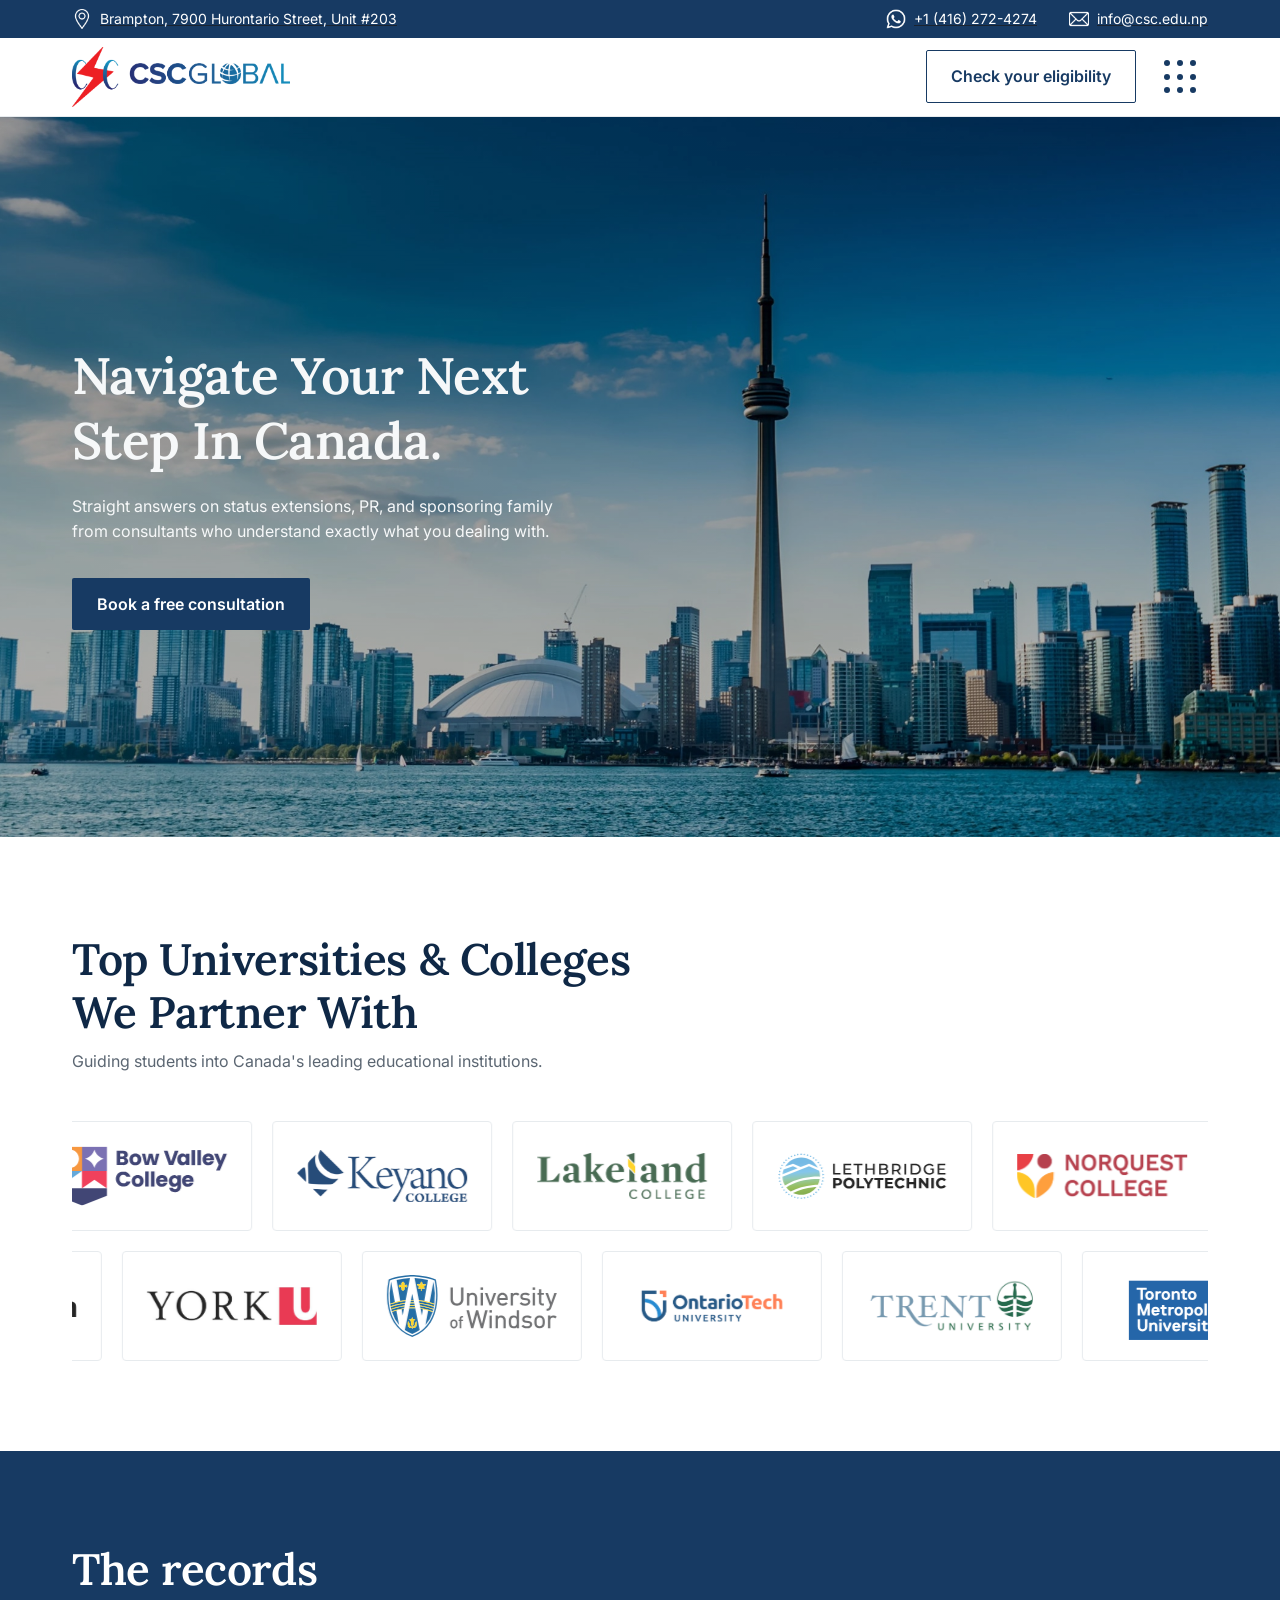
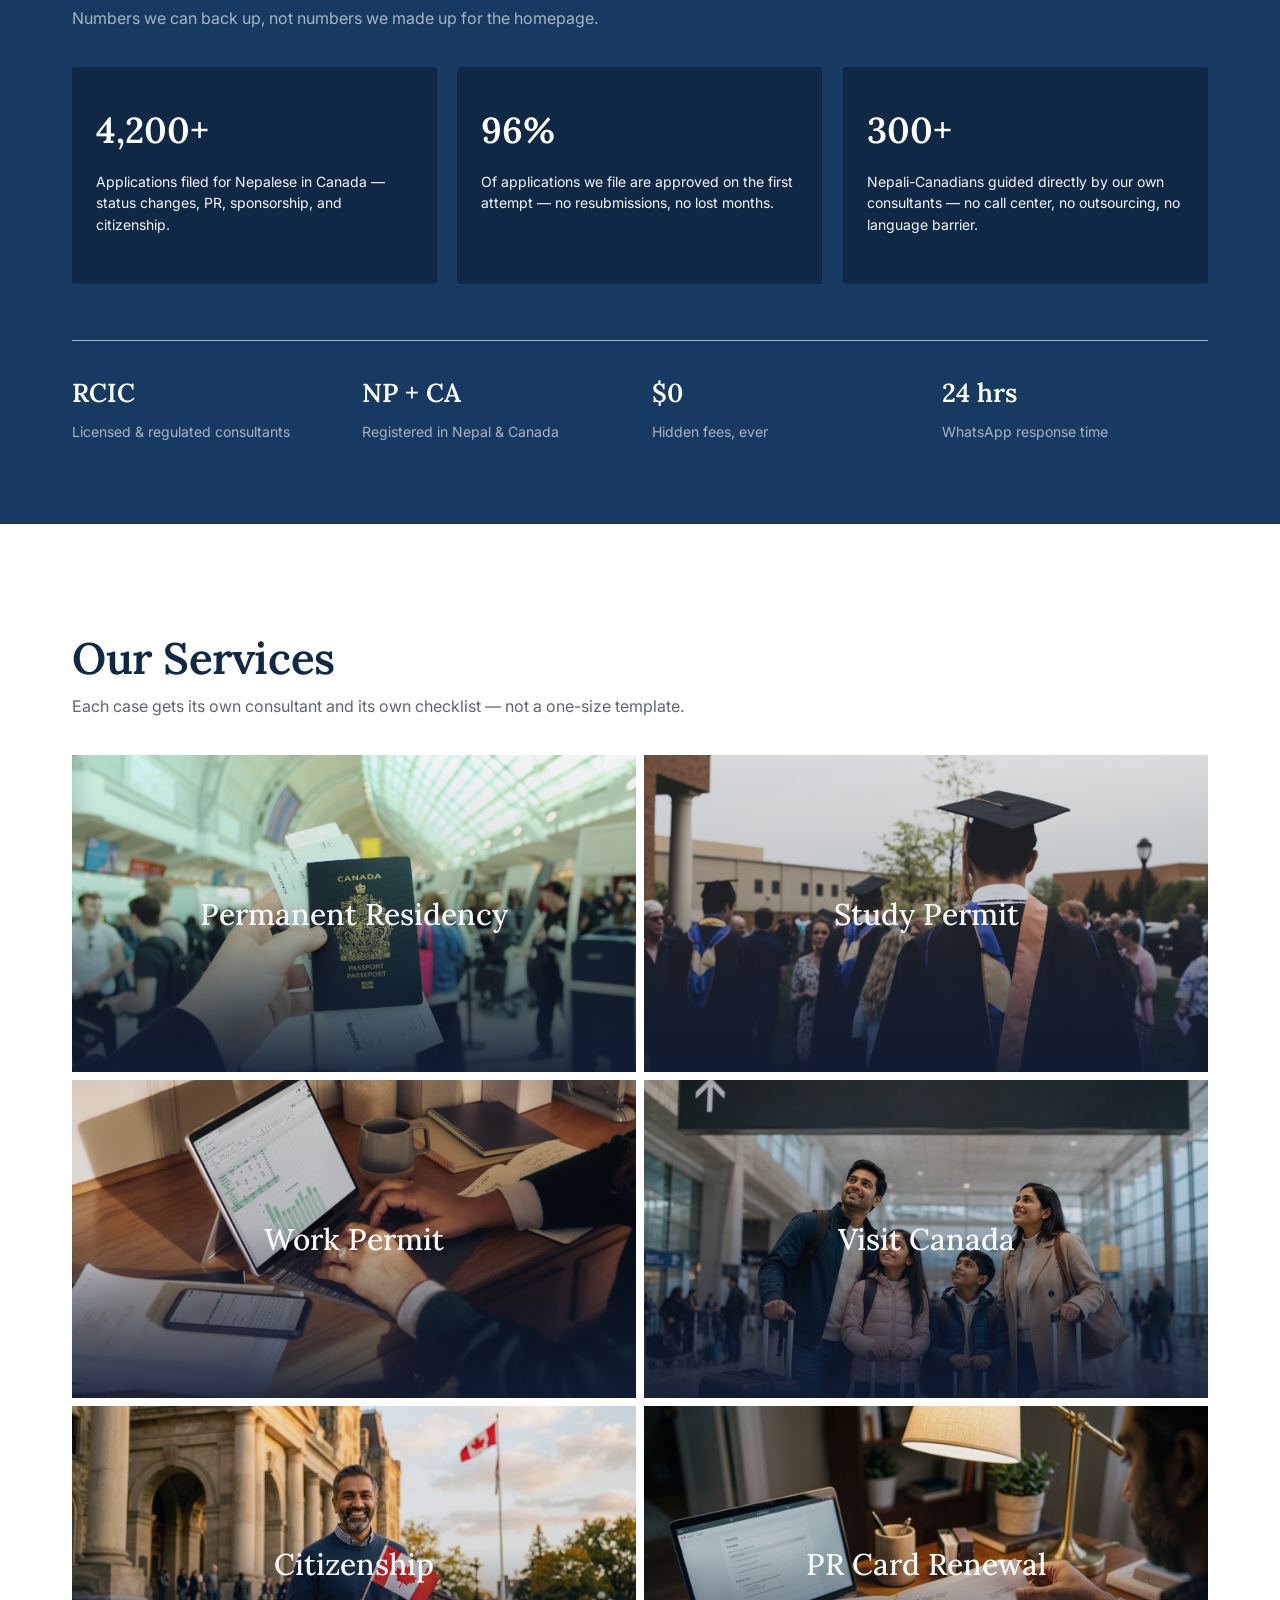
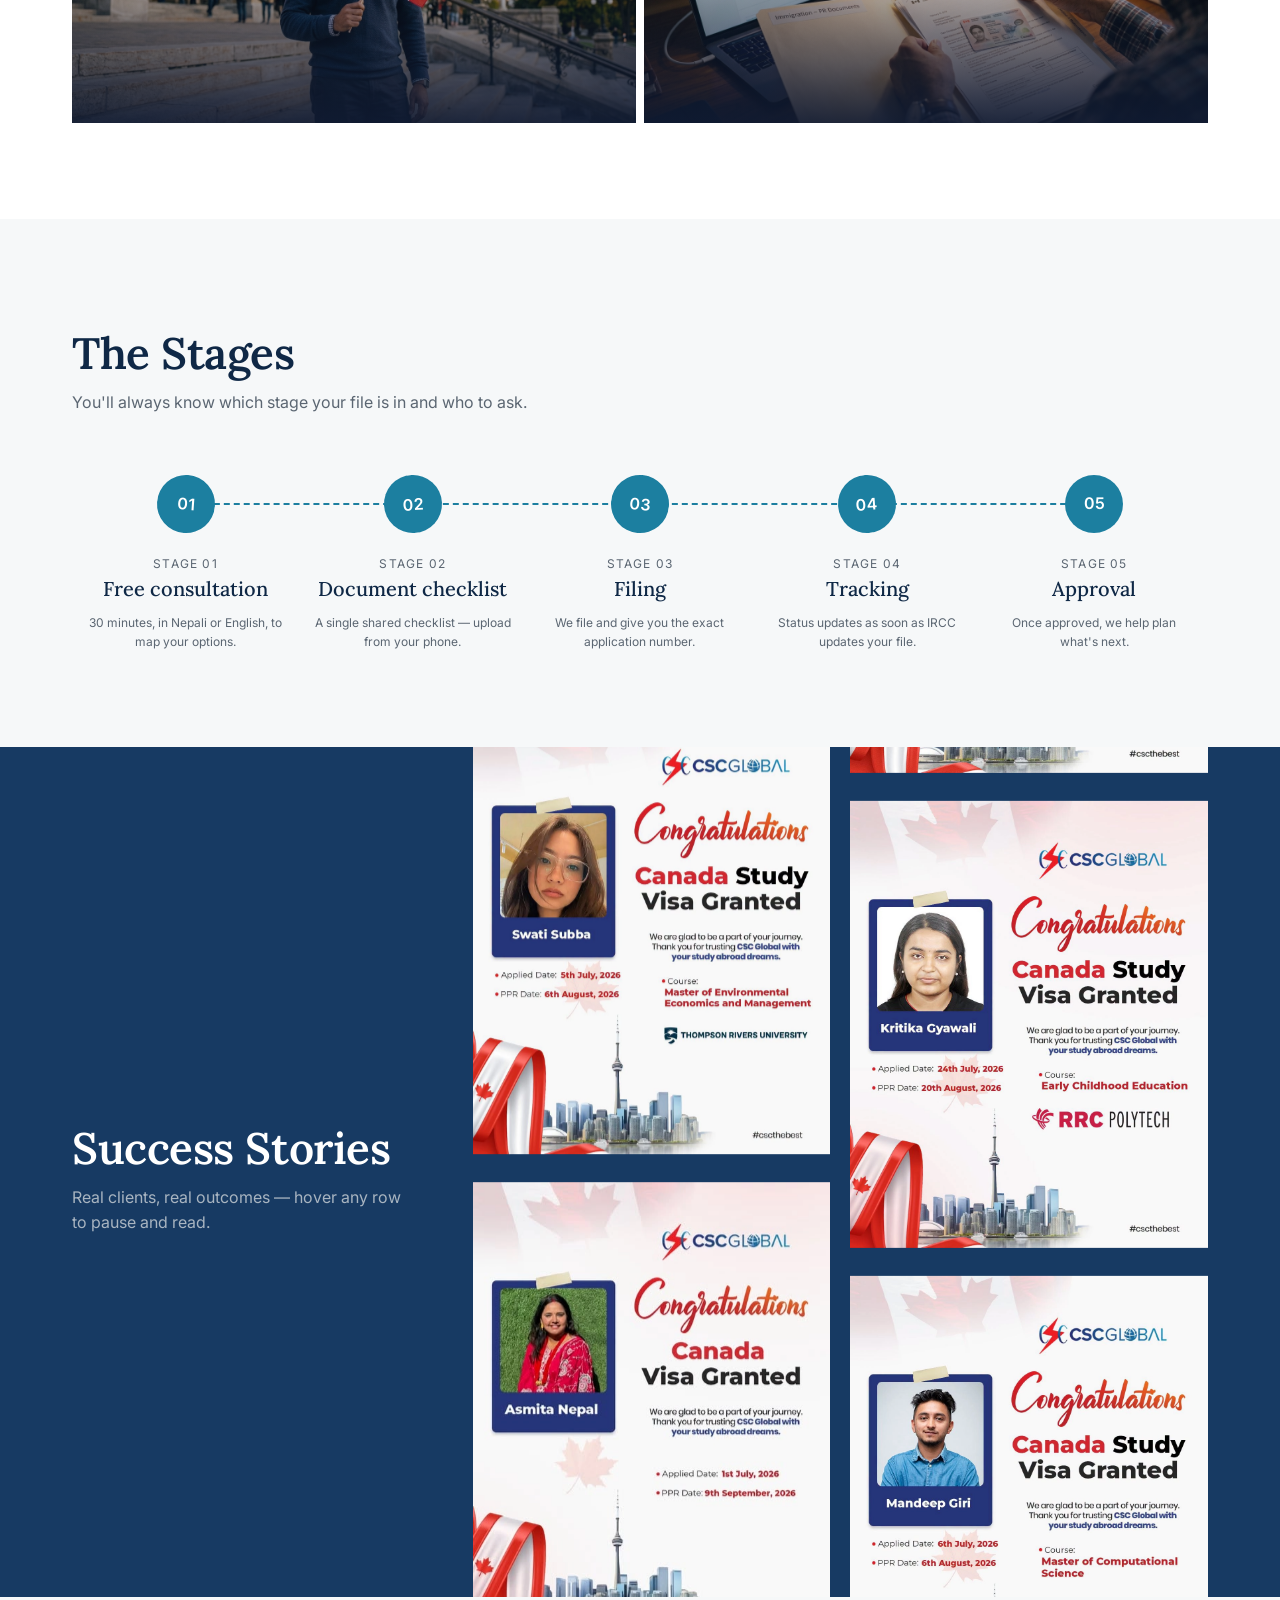
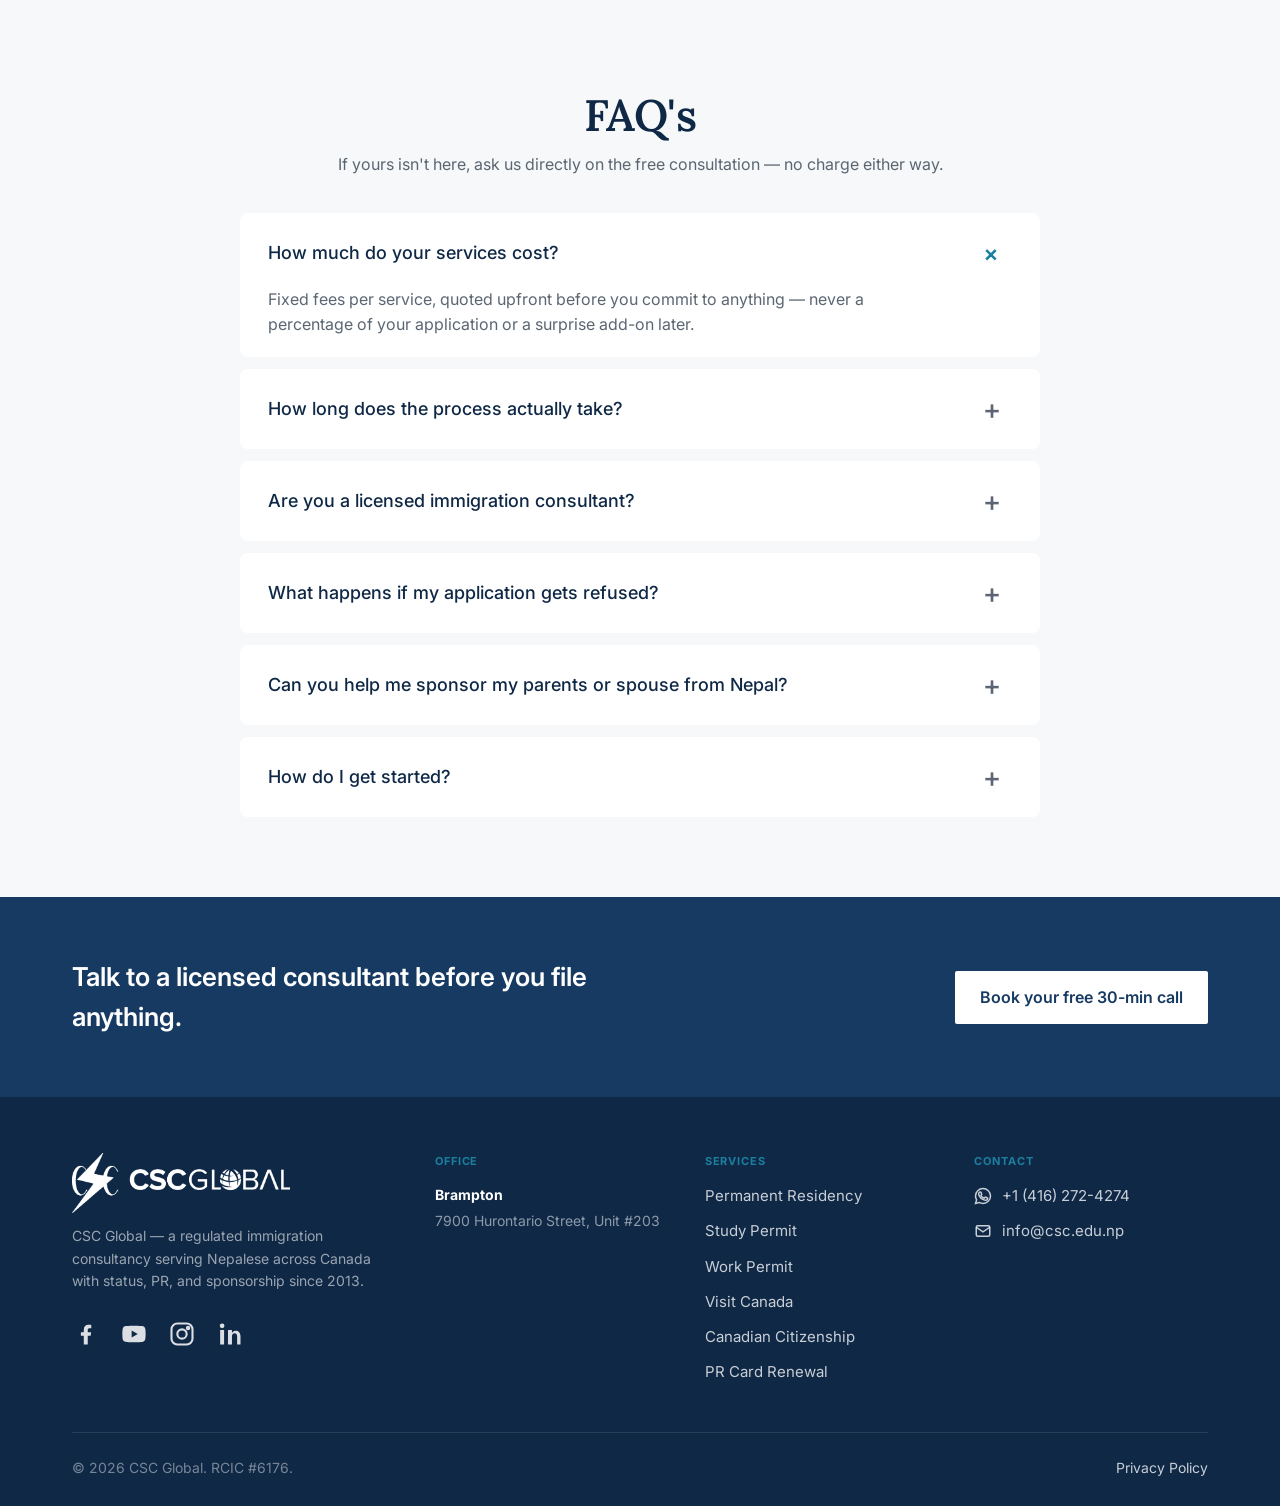
<file: index.html>
<!doctype html>
<html lang="en">
  <head>
    <meta charset="UTF-8" />
    <meta name="viewport" content="width=device-width, initial-scale=1.0" />
    <title>CSC Global — Immigration Support for Nepalese in Canada</title>
    <link rel="icon" type="image/x-icon" href="images/favicon_io/favicon.ico" />
    <link
      rel="icon"
      type="image/png"
      sizes="32x32"
      href="images/favicon_io/favicon-32x32.png"
    />
    <link
      rel="icon"
      type="image/png"
      sizes="16x16"
      href="images/favicon_io/favicon-16x16.png"
    />
    <link
      rel="apple-touch-icon"
      sizes="180x180"
      href="images/favicon_io/apple-touch-icon.png"
    />
    <meta
      name="title"
      content="CSC Global | Study in Canada, Admissions, Visa and PR Guidance"
    />
    <meta
      name="description"
      content="CSC Global provides RCIC-led immigration services for students, workers, and families. Fast-track your Canadian Study Permit, Express Entry, PNP, or PR today."
    />
    <meta
      name="keywords"
      content="CSC Global Canada, Study in Canada, Canada admissions, international students, college applications, university applications, student visa, study permit, education consultants, recruitment partners, immigration support, PR pathway"
    />
    <link rel="preconnect" href="https://fonts.googleapis.com" />
    <link
      href="https://fonts.googleapis.com/css2?family=Lora:wght@400;500;600;700&family=Inter:wght@400;500;600;700&display=swap"
      rel="stylesheet"
    />
    <link rel="stylesheet" href="style.css" />
    <script src="script.js" defer></script>
  </head>

  <body>
    <header>
      <div class="topnav">
        <div class="wraptop">
          <a href="https://maps.app.goo.gl/wvsDpoKZYhp3jqah7" target="_blank" rel="noopener"
            ><div class="top-content">
              <img src="images/Icons/Location.webp" />
              <p>Brampton, 7900 Hurontario Street, Unit #203</p>
            </div></a
          >

          <div class="nav-right">
            <a href="https://wa.me/14162724274" target="_blank" rel="noopener"
              ><div class="top-content">
                <img src="images/Icons/Whatsapp.webp" />
                <p>+1 (416) 272-4274</p>
              </div></a
            >

            <a href="mailto:info@csc.edu.np" target="_blank" rel="noopener"
              ><div class="top-content">
                <img src="images/Icons/Gmail.webp" />
                <p>info@csc.edu.np</p>
              </div></a
            >
          </div>
        </div>
      </div>

      <div class="wrap nav">
        <a href="index.html" class="logo">
          <img src="images/Logo.png" alt="CSC Logo" />
        </a>
        <ul class="nav-links">
          <li><a href="about.html">About</a></li>
          <li><a href="services.html">Services</a></li>
          <li><a href="success-stories.html">Success stories</a></li>
          <li><a href="resources.html">Resources</a></li>
          <li><a href="contact.html">Contact</a></li>
        </ul>
        <div class="nav-right">
          <a href="eligibility.html" class="btn btn-outline nav-cta-desktop"
            >Check your eligibility</a
          >
          <button
            class="nav-toggle"
            id="navToggle"
            aria-label="Open menu"
            aria-expanded="false"
          >
            <span></span><span></span><span></span> <span></span><span></span
            ><span></span> <span></span><span></span><span></span>
          </button>
        </div>
      </div>
    </header>

    <div class="nav-scrim" id="navScrim"></div>

    <div class="mobile-nav" id="mobileNav">
      <button class="dot-x-btn" aria-label="Close">
        <span class="dot"></span>
        <span class="dot"></span>
        <span class="dot"></span>
        <span class="dot"></span>
        <span class="dot"></span>
      </button>

      <ul class="mobile-nav-links">
        <li><a href="about.html">About</a></li>
        <li><a href="services.html">Services</a></li>
        <li><a href="success-stories.html">Success stories</a></li>
        <li><a href="resources.html">Resources</a></li>
        <li><a href="contact.html">Contact</a></li>
      </ul>
      <a href="eligibility.html" class="btn btn-outline mobile-nav-cta"
        >Check your eligibility</a
      >
    </div>

    <section class="hero">
      <div class="wrap hero-grid">
        <div class="hero-content">
          <!-- <div class="eyebrow">
            LICENSED RCIC CONSULTANTS · SERVING NEPALIESE ACROSS CANADA
          </div> -->
          <h1>Navigate Your Next<br />Step In Canada.</h1>
          <p class="lead">
            Straight answers on status extensions, PR, and sponsoring family
            from consultants who understand exactly what you dealing with.
          </p>
          <div class="hero-ctas">
            <a href="#book" class="btn btn-primary">Book a free consultation</a>
          </div>
        </div>
      </div>
    </section>

    <section id="partners" class="partners-marquee">
      <div class="wrap">
        <div class="section-head reveal">
          <h2>Top Universities & Colleges We Partner With</h2>
          <p>
            Guiding students into Canada's leading educational institutions.
          </p>
        </div>
      </div>

      <div class="partner-marquee-container">
        <!-- Top Row (scrolls left) -->
        <div class="partner-marquee-row" data-marquee-dir="left">
          <div class="partner-marquee-track" data-marquee-track>
            <div class="partner-card">
              <img
                src="images/partners/Bow Valley College.svg"
                alt="Bow Valley College"
              />
            </div>
            <div class="partner-card">
              <img
                src="images/partners/Keyano College.webp"
                alt="Keyano College"
              />
            </div>
            <div class="partner-card">
              <img
                src="images/partners/Lakeland College.webp"
                alt="Lakeland College"
              />
            </div>
            <div class="partner-card">
              <img
                src="images/partners/Lethbridge Polytechnic.svg"
                alt="Lethbridge Polytechnic"
              />
            </div>
            <div class="partner-card">
              <img
                src="images/partners/NorQuest College.webp"
                alt="NorQuest College"
              />
            </div>
            <div class="partner-card">
              <img
                src="images/partners/Northern Alberta Institute of Technology (NAIT).webp"
                alt="Northern Alberta Institute of Technology (NAIT)"
              />
            </div>
            <div class="partner-card">
              <img
                src="images/partners/Algonquin_College.webp"
                alt="Algonquin College"
              />
            </div>
            <div class="partner-card">
              <img
                src="images/partners/LogoCambrian.webp"
                alt="Cambrian College"
              />
            </div>
            <div class="partner-card">
              <img
                src="images/partners/Canadore-College.webp"
                alt="Canadore College"
              />
            </div>
            <div class="partner-card">
              <img
                src="images/partners/centennialcollege_logo_horizontal_rgb.webp"
                alt="Centennial College"
              />
            </div>
            <div class="partner-card">
              <img
                src="images/partners/Conestoga College.webp"
                alt="Conestoga College"
              />
            </div>
            <div class="partner-card">
              <img
                src="images/partners/Confederation College.png"
                alt="Confederation College"
              />
            </div>
            <div class="partner-card">
              <img
                src="images/partners/Durham College.svg"
                alt="Durham College"
              />
            </div>
            <div class="partner-card">
              <img
                src="images/partners/Fanshawe College.webp"
                alt="Fanshawe College"
              />
            </div>
            <div class="partner-card">
              <img
                src="images/partners/Fleming College.webp"
                alt="Fleming College"
              />
            </div>
            <div class="partner-card">
              <img
                src="images/partners/George Brown College.svg"
                alt="George Brown College"
              />
            </div>
            <div class="partner-card">
              <img
                src="images/partners/Georgian College.webp"
                alt="Georgian College"
              />
            </div>
            <div class="partner-card">
              <img
                src="images/partners/Humber College.svg"
                alt="Humber College"
              />
            </div>
            <div class="partner-card">
              <img
                src="images/partners/Lambton College.webp"
                alt="Lambton College"
              />
            </div>
            <div class="partner-card">
              <img
                src="images/partners/Loyalist College.png"
                alt="Loyalist College"
              />
            </div>
            <div class="partner-card">
              <img
                src="images/partners/Mohawk College.webp"
                alt="Mohawk College"
              />
            </div>
            <div class="partner-card">
              <img
                src="images/partners/Niagara College.webp"
                alt="Niagara College"
              />
            </div>
            <div class="partner-card">
              <img
                src="images/partners/Northern College.svg"
                alt="Northern College"
              />
            </div>
            <div class="partner-card">
              <img
                src="images/partners/St. Clair College.webp"
                alt="St. Clair College"
              />
            </div>
            <div class="partner-card">
              <img
                src="images/partners/St. Lawrence College.webp"
                alt="St. Lawrence College"
              />
            </div>
            <div class="partner-card">
              <img
                src="images/partners/Sault College.webp"
                alt="Sault College"
              />
            </div>
            <div class="partner-card">
              <img
                src="images/partners/Seneca College.svg"
                alt="Seneca College"
              />
            </div>
            <div class="partner-card">
              <img
                src="images/partners/Sheridan College.svg"
                alt="Sheridan College"
              />
            </div>
            <div class="partner-card">
              <img
                src="images/partners/Great Plains College.svg"
                alt="Great Plains College"
              />
            </div>
          </div>
        </div>

        <!-- Bottom Row (scrolls right) -->
        <div class="partner-marquee-row" data-marquee-dir="right">
          <div class="partner-marquee-track" data-marquee-track>
            <div class="partner-card">
              <img
                src="images/partners/York University.webp"
                alt="York University"
              />
            </div>
            <div class="partner-card">
              <img
                src="images/partners/University of Windsor.svg"
                alt="University of Windsor"
              />
            </div>
            <div class="partner-card">
              <img
                src="images/partners/Ontario Tech University.webp"
                alt="Ontario Tech University"
              />
            </div>
            <div class="partner-card">
              <img
                src="images/partners/Trent University.webp"
                alt="Trent University"
              />
            </div>
            <div class="partner-card">
              <img
                src="images/partners/Toronto Metropolitan University.svg"
                alt="Toronto Metropolitan University"
              />
            </div>
            <div class="partner-card">
              <img
                src="images/partners/Laurentian University Université Laurentienne.webp"
                alt="Laurentian University Université Laurentienne"
              />
            </div>
            <div class="partner-card">
              <img
                src="images/partners/Lakehead University.webp"
                alt="Lakehead University"
              />
            </div>
            <div class="partner-card">
              <img
                src="images/partners/Algoma University.svg"
                alt="Algoma University"
              />
            </div>
            <div class="partner-card">
              <img
                src="images/partners/Saint Mary's University.svg"
                alt="Saint Mary's University"
              />
            </div>
            <div class="partner-card">
              <img
                src="images/partners/Mount Saint Vincent University.webp"
                alt="Mount Saint Vincent University"
              />
            </div>
            <div class="partner-card">
              <img
                src="images/partners/Cape Breton University.webp"
                alt="Cape Breton University"
              />
            </div>
            <div class="partner-card">
              <img
                src="images/partners/St. Thomas University.webp"
                alt="St. Thomas University"
              />
            </div>
            <div class="partner-card">
              <img
                src="images/partners/Mount Allison University.webp"
                alt="Mount Allison University"
              />
            </div>
            <div class="partner-card">
              <img
                src="images/partners/University of Winnipeg.webp"
                alt="University of Winnipeg"
              />
            </div>
            <div class="partner-card">
              <img
                src="images/partners/University of Manitoba.svg"
                alt="University of Manitoba"
              />
            </div>
            <div class="partner-card">
              <img
                src="images/partners/Vancouver Island University.webp"
                alt="Vancouver Island University"
              />
            </div>
            <div class="partner-card">
              <img
                src="images/partners/University of Northern British Columbia.webp"
                alt="University of Northern British Columbia"
              />
            </div>
            <div class="partner-card">
              <img
                src="images/partners/Thompson Rivers University.webp"
                alt="Thompson Rivers University"
              />
            </div>
            <div class="partner-card">
              <img
                src="images/partners/Royal Roads University.svg"
                alt="Royal Roads University"
              />
            </div>
            <div class="partner-card">
              <img
                src="images/partners/Kwantlen Polytechnic University.svg"
                alt="Kwantlen Polytechnic University"
              />
            </div>
            <div class="partner-card">
              <img
                src="images/partners/Capilano University.webp"
                alt="Capilano University"
              />
            </div>
            <div class="partner-card">
              <img
                src="images/partners/University of Lethbridge.webp"
                alt="University of Lethbridge"
              />
            </div>
            <div class="partner-card">
              <img
                src="images/partners/University of Calgary.webp"
                alt="University of Calgary"
              />
            </div>
            <div class="partner-card">
              <img
                src="images/partners/MacEwan University.svg"
                alt="MacEwan University"
              />
            </div>
          </div>
        </div>
      </div>
    </section>

    <section class="results track-record">
      <div class="wrap">
        <div class="section-head reveal">
          <h2>The records</h2>
          <p>
            Numbers we can back up, not numbers we made up for the homepage.
          </p>
        </div>
        <div class="results-grid">
          <div class="result-card reveal delay-0">
            <h3 class="counter" data-target="4200" data-suffix="+">0+</h3>
            <p>
              Applications filed for Nepalese in Canada — status changes, PR,
              sponsorship, and citizenship.
            </p>
          </div>
          <div class="result-card reveal delay-90">
            <h3 class="counter" data-target="96" data-suffix="%">0%</h3>
            <p>
              Of applications we file are approved on the first attempt — no
              resubmissions, no lost months.
            </p>
          </div>
          <div class="result-card reveal delay-180">
            <h3 class="counter" data-target="300" data-suffix="+">0+</h3>
            <p>
              Nepali-Canadians guided directly by our own consultants — no call
              center, no outsourcing, no language barrier.
            </p>
          </div>
        </div>
        <div class="results-stats">
          <div class="reveal delay-0">
            <b>RCIC</b><span>Licensed &amp; regulated consultants</span>
          </div>
          <div class="reveal delay-90">
            <b>NP + CA</b><span>Registered in Nepal &amp; Canada</span>
          </div>
          <div class="reveal delay-180">
            <b>$0</b><span>Hidden fees, ever</span>
          </div>
          <div class="reveal delay-270">
            <b>24 hrs</b><span>WhatsApp response time</span>
          </div>
        </div>
      </div>
    </section>

    <!-- ============================================================
      SERVICES
           ============================================================ -->
    <section class="services" id="services">
      <div class="wrap">
        <div class="section-head">
          <h2>Our Services</h2>
          <p>
            Each case gets its own consultant and its own checklist — not a
            one-size template.
          </p>
        </div>

        <div class="services-grid">
          <a class="service-card" href="/services.html#pr">
            <img
              src="images/Permanent Residency.webp"
              alt="Permanent Residency"
              loading="lazy"
            />
            <!-- <span class="service-card__tag"></span> -->
            <div class="service-card__content">
              <h3>Permanent Residency</h3>
            </div>
          </a>

          <a class="service-card" href="/services.html#study">
            <img
              src="images/Study Permit.webp"
              alt="Stacks of filed paper documents and folders for a study permit application"
              loading="lazy"
            />
            <div class="service-card__content">
              <h3>Study Permit</h3>
            </div>
          </a>

          <a class="service-card" href="/services.html#work">
            <img
              src="images/Work Permit.webp"
              alt="Hand checking off items on a work permit document checklist"
              loading="lazy"
            />
            <div class="service-card__content">
              <h3>Work Permit</h3>
            </div>
          </a>

          <a class="service-card" href="/services.html#visit">
            <img
              src="images/Visit Canada.webp"
              alt="Traveller arriving at the airport terminal in Canada"
              loading="lazy"
            />
            <div class="service-card__content">
              <h3>Visit Canada</h3>
            </div>
          </a>

          <a class="service-card" href="/services.html#citizenship">
            <img
              src="images/Citizenship.webp"
              alt="Consultant reviewing citizenship application requirements with a client"
              loading="lazy"
            />
            <div class="service-card__content">
              <h3>Citizenship</h3>
            </div>
          </a>

          <a class="service-card" href="/services.html#pr-card">
            <img
              src="images/PR Card Renewal.webp"
              alt="Checking PR card renewal application status on a phone"
              loading="lazy"
            />
            <div class="service-card__content">
              <h3>PR Card Renewal</h3>
            </div>
          </a>
        </div>
      </div>
    </section>

    <!-- ============================================================
     PROCESS
     ============================================================ -->
    <section class="process" id="process">
      <div class="wrap">
        <div class="section-head">
          <h2>The Stages</h2>
          <p>You'll always know which stage your file is in and who to ask.</p>
        </div>

        <div class="route">
          <div class="route__line" aria-hidden="true"></div>

          <div class="stop">
            <div class="stop__badge">01</div>
            <div class="stop__content">
              <p class="stop__eyebrow">Stage 01</p>
              <h3>Free consultation</h3>
              <p>30 minutes, in Nepali or English, to map your options.</p>
            </div>
          </div>

          <div class="stop">
            <div class="stop__badge">02</div>
            <div class="stop__content">
              <p class="stop__eyebrow">Stage 02</p>
              <h3>Document checklist</h3>
              <p>A single shared checklist — upload from your phone.</p>
            </div>
          </div>

          <div class="stop">
            <div class="stop__badge">03</div>
            <div class="stop__content">
              <p class="stop__eyebrow">Stage 03</p>
              <h3>Filing</h3>
              <p>We file and give you the exact application number.</p>
            </div>
          </div>

          <div class="stop">
            <div class="stop__badge">04</div>
            <div class="stop__content">
              <p class="stop__eyebrow">Stage 04</p>
              <h3>Tracking</h3>
              <p>Status updates as soon as IRCC updates your file.</p>
            </div>
          </div>

          <div class="stop">
            <div class="stop__badge">05</div>
            <div class="stop__content">
              <p class="stop__eyebrow">Stage 05</p>
              <h3>Approval</h3>
              <p>Once approved, we help plan what's next.</p>
            </div>
          </div>
        </div>
      </div>
    </section>

    <!-- .....Success Section..... -->

    <section id="stories" class="testimonial-marquee">
      <div class="marquee-split-wrapper">
        <div class="wrap">
          <div class="section-head reveal">
            <h2>Success Stories</h2>
            <p>
              Real clients, real outcomes — hover any row to pause and read.
            </p>
          </div>
        </div>

        <div class="marquee-container">
          <div
            class="marquee-row"
            data-marquee-dir="up"
            data-marquee-axis="vertical"
          >
            <div class="marquee-track" data-marquee-track>

              <div class="t-image">
                <img src="images/Success/Swati Subba.webp" alt="Study Visa" />
              </div>

              <div class="t-image">
                <img
                  src="images/Success/Asmita Nepal.webp"
                  alt="SOWP"
                />
              </div>

              <div class="t-image">
                <img
                  src="images/Success/Aakriti Mainali.webp"
                  alt="Study Visa"
                />
              </div>

              <div class="t-card">
                <p class="quote">
                  "Excellent service as a whole with very interactive and
                  friendly staff. Especially, Ms. Shreya Singh, the counselor,
                  made the entire process easy and hassle-free. Overall, the
                  best consultancy for students aiming to study in their dream
                  country, Canada."
                </p>
                <div class="t-person">
                  <div class="t-avatar">
                    <img
                      src="images/Avatar/Pratik Chalise.png"
                      alt="Pratik Chalise"
                    />
                  </div>
                  <div>
                    <b>Pratik Chalise</b><span>Study permit — Ontario</span>
                  </div>
                </div>
              </div>

              <div class="t-image">
                <img
                  src="images/Success/Samikshya Dhital.webp"
                  alt="Study Visa"
                />
              </div>

              <div class="t-image">
                <img src="images/Success/Binita Khanal.webp" alt="SOWP" />
              </div>

              <div class="t-image">
                <img src="images/Success/Manish Pandey.webp" alt="Study Visa" />
              </div>

              <div class="t-image">
                <img
                  src="images/Success/Anand Khadka & Roji Lama.webp"
                  alt="Study Visa With Spouse"
                />
              </div>

              <div class="t-image">
                <img
                  src="images/Success/Abhinash Ghale.webp"
                  alt="Study Visa"
                />
              </div>

              <div class="t-card">
                <p class="quote">
                  "Had a fantastic experience with the CSC Global, Chitwan. The
                  staffs were incredibly helpful and knowledgeable, guiding me
                  through selection of university to every step of the
                  application process. I'm grateful for their dedication to
                  helping students achieve their academic goals. I am blessed to
                  start my Canadian processing from this consultancy. Highly
                  recommended!"
                </p>
                <div class="t-person">
                  <div class="t-avatar">
                    <img
                      src="images/Avatar/Asmita Baral.png"
                      alt="Asmita Baral"
                    />
                  </div>
                  <div><b>Asmita Baral</b><span>Express Entry — BC</span></div>
                </div>
              </div>

              <div class="t-image">
                <img
                  src="images/Success/Sujana Kafle.webp"
                  alt="SOWP"
                />
              </div>

              <div class="t-image">
                <img src="images/Success/Ananya Singh.webp" alt="Study Visa" />
              </div>

              <div class="t-image">
                <img
                  src="images/Success/Yaman Bhandari.webp"
                  alt="Minor Study Visa"
                />
              </div>

              <div class="t-image">
                <img src="images/Success/Sadiksha Rana.webp" alt="Study Visa" />
              </div>

              <div class="t-image">
                <img src="images/Success/Diwash Gautam.webp" alt="Study Visa" />
              </div>

              <div class="t-card">
                <p class="quote">
                  "Every Success requires support from good partner. CSC Global
                  is the right partner to support you in realizing the dream of
                  studying in Canada. Most friendly, reliable and trustworthy
                  education partner that solves every queries and doubts on
                  study environment at Canada and helps you to choose
                  universities/academic programs that suits you best."
                </p>
                <div class="t-person">
                  <div class="t-avatar">
                    <img
                      src="images/Avatar/Sushil Bhattarai.png"
                      alt="Sushil Bhattarai"
                    />
                  </div>
                  <div>
                    <b>Sushil Bhattarai</b><span>Spousal sponsorship</span>
                  </div>
                </div>
              </div>

              <div class="t-image">
                <img
                  src="images/Success/Began Sipai Shrestha.webp"
                  alt="Study Visa"
                />
              </div>

              <div class="t-image">
                <img
                  src="images/Success/Suwash Rijal.webp"
                  alt="SOWP"
                />
              </div>

              <div class="t-image">
                <img src="images/Success/Bibek Kunwar.webp" alt="Study Visa" />
              </div>

              <div class="t-image">
                <img
                  src="images/Success/Sara Tandukar.webp"
                  alt="SOWP"
                />
              </div>

              <div class="t-card">
                <p class="quote">
                  "Recently had the opportunity to engage with the CSC Global,
                  and I must say, their dedication to student success is
                  commendable. The staff's expertise in guiding students through
                  the complexities of studying abroad is unparalleled. They
                  provide personalized attention to each individual, ensuring
                  that all queries are addressed with clarity and patience. The
                  center's environment is welcoming and fosters a sense of
                  community among the students, which I found to be quite
                  enriching."
                </p>
                <div class="t-person">
                  <div class="t-avatar">
                    <img
                      src="images/Avatar/Basanta Aryal.png"
                      alt="Basanta Aryal"
                    />
                  </div>
                  <div>
                    <b>Basanta Aryal</b><span>Study permit — Ontario</span>
                  </div>
                </div>
              </div>

              <div class="t-image">
                <img src="images/Success/Durga Sapkota.webp" alt="Visit Visa" />
              </div>

              <div class="t-image">
                <img src="images/Success/Rajib Mainali.webp" alt="Study Visa" />
              </div>

              <div class="t-image">
                <img src="images/Success/Dorje Tamang.webp" alt="Visit Visa" />
              </div>

               <div class="t-image">
                <img src="images/Success/Himal Acharya.webp" alt="Study Visa" />
              </div>

              <div class="t-image">
                <img
                  src="images/Success/Shraddha Acharya.webp"
                  alt="Study Visa With Spouse"
                />
              </div>

              
              <div class="t-card">
                <p class="quote">
                  "Overall, the experience with the csc was very nice and the
                  whole team was very supportive in each step of documentation.
                  The environment of CSC Global was very welcoming and warm.
                  Altogether, I had an awesome experience with the consular and
                  whole team of CSC Global. I will highly recommend others to
                  apply through CSC if you are planning to study in Canada."
                </p>
                <div class="t-person">
                  <div class="t-avatar">
                    <img
                      src="images/Avatar/Ravi Bhattarai.png"
                      alt="Ravi Bhattarai"
                    />
                  </div>
                  <div>
                    <b>Ravi Bhattarai</b><span>Express Entry — BC</span>
                  </div>
                </div>
              </div>

              <div class="t-image">
                <img
                  src="images/Success/Dipendra Bhusal.webp"
                  alt="Study Visa"
                />
              </div>

              <div class="t-image">
                <img
                  src="images/Success/Karuna Lamichane & Badal Bhatta.webp"
                  alt="Study Visa With Spouse"
                />
              </div>

              <div class="t-image">
                <img
                  src="images/Success/Samikshya Gautam.webp"
                  alt="Study Visa"
                />
              </div>
            </div>
          </div>

          <div
            class="marquee-row"
            data-marquee-dir="down"
            data-marquee-axis="vertical"
          >
            <div class="marquee-track" data-marquee-track>
              <div class="t-image">
                <img
                  src="images/Success/Kritika Gyawali.webp"
                  alt="Study Visa"
                />
              </div>

              <div class="t-image">
                <img src="images/Success/Mandeep Giri.webp" alt="Study Visa" />
              </div>

              <!-- <div class="t-image">
                <img src="images/Success/Kusal Neupane.webp" alt="Study Visa" />
              </div> -->

              <div class="t-card">
                <p class="quote">
                  "I had an excellent experience with CSC Global Consultancy,
                  Putalisadak. The entire team was professional, supportive, and
                  guided me through every step of my study abroad journey from
                  university application to visa approval. They were always
                  available to answer my questions and made the whole process
                  smooth and stress-free. Thanks to their dedication and
                  expertise, I successfully received my Canada visa. I highly
                  recommend CSC Global to anyone planning to study abroad. Thank
                  you for your outstanding support!"
                </p>
                <div class="t-person">
                  <div class="t-avatar">
                    <img
                      src="images/Avatar/Bhakta Raj Joshi.png"
                      alt="Bhakta Raj Joshi"
                    />
                  </div>
                  <div>
                    <b>Bhakta Raj Joshi</b><span>Study permit — Ontario</span>
                  </div>
                </div>
              </div>

              <div class="t-image">
                <img
                  src="images/Success/Bipul Rayamajhi.webp"
                  alt="Study Visa"
                />
              </div>

              <div class="t-image">
                <img
                  src="images/Success/Bijay Khadka & Sandkriti Joshi.webp"
                  alt="Study Visa With Spouse"
                />
              </div>

              <div class="t-image">
                <img
                  src="images/Success/Sanjana Basnet.webp"
                  alt="Study Visa"
                />
              </div>

              <div class="t-card">
                <p class="quote">
                  "I had a great experience with CSC Global. The entire process
                  was smooth and well-organized. The team was very supportive,
                  professional, and always striving to help in every possible
                  way. Special thanks to Sapana ma’am for her support right from
                  the beginning of the process. They guided me through every
                  step—from documentation to submission—which made everything
                  much easier and far less stressful. I truly appreciate their
                  dedication and clear communication throughout the process. I
                  would highly recommend CSC to anyone looking for reliable and
                  trustworthy consultancy services in Nepal. A heartfelt thank
                  you to the entire CSC Global team."
                </p>
                <div class="t-person">
                  <div class="t-avatar">
                    <img
                      src="images/Avatar/Milan Magar.png"
                      alt="Milan Magar"
                    />
                  </div>
                  <div><b>Milan Magar</b><span>Express Entry — BC</span></div>
                </div>
              </div>

              <div class="t-image">
                <img
                  src="images/Success/Kyipa Tsomo Tamang.webp"
                  alt="Study Visa"
                />
              </div>

              <div class="t-image">
                <img
                  src="images/Success/Manita Thapa Magar.webp"
                  alt="Study Visa"
                />
              </div>

              <div class="t-image">
                <img
                  src="images/Success/Rihana Dahal.webp"
                  alt="Minor Student Visa"
                />
              </div>

              <div class="t-image">
                <img
                  src="images/Success/Ojeena Thapa Magar.webp"
                  alt="Study Visa"
                />
              </div>

              <div class="t-image">
                <img
                  src="images/Success/Prabesh Adhikari.webp"
                  alt="Study Visa"
                />
              </div>
              

              <div class="t-card">
                <p class="quote">
                  "I had the pleasure of engaging with CSC Global recently to
                  assist me with my visa application, and I must say, their
                  service exceeded my expectations. The team guided me through
                  each step with clarity and precision. What truly impressed me
                  was their personalized approach; Thanks to their dedicated
                  support and unwavering commitment, I successfully obtained my
                  visa without any complications. I am grateful for their
                  assistance and would highly recommend CSC Global in need of
                  reliable and efficient visa services."
                </p>
                <div class="t-person">
                  <div class="t-avatar">
                    <img
                      src="images/Avatar/Sushant Rokaya.png"
                      alt="Sushant Rokaya"
                    />
                  </div>
                  <div>
                    <b>Sushant Rokaya</b><span>Spousal sponsorship</span>
                  </div>
                </div>
              </div>

              <div class="t-image">
                <img
                  src="images/Success/Prashant Shrestha.webp"
                  alt="Study Visa"
                />
              </div>

              <div class="t-image">
                <img src="images/Success/Sankalpa KC.webp" alt="Study Visa" />
              </div>

              <div class="t-image">
                <img src="images/Success/Rita Yogi.webp" alt="Visit Visa" />
              </div>

              <div class="t-image">
                <img src="images/Success/Sujan Thapa.webp" alt="Study Visa" />
              </div>

              <div class="t-image">
                <img
                  src="images/Success/Pramish Thapa Chuhan.webp"
                  alt="Study Visa"
                />
              </div>

              <div class="t-card">
                <p class="quote">
                  "I just wanted to express my gratitude to the CSC Global,
                  Maitidevi for their invaluable guidance and support throughout
                  my application process. Thanks to their expertise, I feel
                  confident and excited about pursuing my academic goals
                  overseas. Friendliness nature of all the staffs made my all
                  the process efficient and stress free. Whoever is reading my
                  comment, I strongly recommend to visit the office once before
                  processing."
                </p>
                <div class="t-person">
                  <div class="t-avatar">
                    <img
                      src="images/Avatar/Jeevan Shrestha.png"
                      alt="Jeevan Shrestha"
                    />
                  </div>
                  <div>
                    <b>Jeevan Shrestha</b><span>Study permit — Ontario</span>
                  </div>
                </div>
              </div>

              <div class="t-image">
                <img src="images/Success/Manoj Gautam.webp" alt="Study Visa" />
              </div>

              <div class="t-image">
                <img src="images/Success/Prayusha Piya.webp" alt="Study Visa" />
              </div>

              <div class="t-image">
                <img src="images/Success/Rabin Oli.webp" alt="Study Visa" />
              </div>

              <div class="t-image">
                <img src="images/Success/Sanam Ghimire.webp" alt="Study Visa" />
              </div>

              <div class="t-image">
                <img
                  src="images/Success/Shadbhav Bikram Baniya.webp"
                  alt="Study Visa"
                />
              </div>

              <div class="t-card">
                <p class="quote">
                  "I would like to express my heartfelt gratitude to the entire
                  CSC Global team for their time and unwavering support in
                  helping me achieve my dream of obtaining a study permit for
                  Canada. A special thanks to Samjana Ma'am for her exceptional
                  guidance throughout this journey. Your dedication and
                  assistance have been invaluable. Thank you!"
                </p>
                <div class="t-person">
                  <div class="t-avatar">
                    <img
                      src="images/Avatar/Bandesh Pokharel.png"
                      alt="Bandesh Pokharel"
                    />
                  </div>
                  <div>
                    <b>Bandesh Pokharel</b><span>Express Entry — BC</span>
                  </div>
                </div>
              </div>

              <div class="t-image">
                <img
                  src="images/Success/Pramisha Poudel.webp"
                  alt="Study Visa"
                />
              </div>

              <div class="t-image">
                <img
                  src="images/Success/Ranjana Lamsal, Hari Sharan Neupane & Eva Neupane.webp"
                  alt="Study Visa With Spouse & Child"
                />
              </div>

              <div class="t-image">
                <img src="images/Success/Nitu Shrestha.webp" alt="Study Visa" />
              </div>
            </div>
          </div>
        </div>
      </div>
    </section>

    <section id="faq">
      <div class="wrap">
        <div class="section-head center reveal">
          <h2>FAQ's</h2>
          <p>
            If yours isn't here, ask us directly on the free consultation — no
            charge either way.
          </p>
        </div>
        <div class="faq-list">
          <details class="faq-item reveal delay-0" open>
            <summary>How much do your services cost?</summary>
            <p>
              Fixed fees per service, quoted upfront before you commit to
              anything — never a percentage of your application or a surprise
              add-on later.
            </p>
          </details>
          <details class="faq-item reveal delay-60">
            <summary>How long does the process actually take?</summary>
            <p>
              It depends on the visa category and IRCC's current processing
              times, which we're upfront about — not just our own paperwork.
              We'll give you a realistic range in your first consultation, not a
              marketing number.
            </p>
          </details>
          <details class="faq-item reveal delay-120">
            <summary>Are you a licensed immigration consultant?</summary>
            <p>
              Yes — we're a Regulated Canadian Immigration Consultant (RCIC),
              which means we're authorized to represent clients directly with
              IRCC and are bound by a professional code of conduct.
            </p>
          </details>
          <details class="faq-item reveal delay-180">
            <summary>What happens if my application gets refused?</summary>
            <p>
              We review the refusal letter with you, explain exactly what went
              wrong, and tell you honestly whether it's fixable — before you pay
              us to try again.
            </p>
          </details>
          <details class="faq-item reveal delay-240">
            <summary>
              Can you help me sponsor my parents or spouse from Nepal?
            </summary>
            <p>
              Yes — spousal, parent, and dependent-child sponsorship is one of
              the most common things we handle. We'll give you an honest read on
              current processing backlogs before you apply.
            </p>
          </details>
          <details class="faq-item reveal delay-300">
            <summary>How do I get started?</summary>
            <p>
              Book a free 30-minute consultation in Nepali or English. We'll map
              your options before you spend anything, so you know exactly what
              you're signing up for.
            </p>
          </details>
        </div>
      </div>
    </section>

    <div class="cta-banner" id="book">
      <div class="wrap cta-inner reveal">
        <h2>Talk to a licensed consultant before you file anything.</h2>
        <a href="#book" class="btn">Book your free 30-min call</a>
      </div>
    </div>

    <footer>
      <div class="wrap">
        <div class="footer-grid">
          <div>
            <div class="logo">
              <img src="/images/Logo2.png" alt="CSC Logo" />
            </div>

            <p>
              CSC Global — a regulated immigration consultancy serving Nepalese
              across Canada with status, PR, and sponsorship since 2013.
            </p>
            <div class="social-links">
              <a
                href="https://www.facebook.com/cscglobalcanada/"
                aria-label="Facebook"
                target="_blank"
                rel="noopener"
              >
                <svg viewBox="0 0 24 24" fill="currentColor">
                  <path
                    d="M13.5 21v-7.5h2.5l.4-3H13.5V8.5c0-.9.25-1.5 1.55-1.5H16.5V4.3c-.3-.04-1.3-.13-2.4-.13-2.4 0-4 1.46-4 4.15V10.5H7.6v3h2.5V21h3.4z"
                  />
                </svg>
              </a>
              <a
                href="https://www.youtube.com/@Canadastudycenterofficial"
                aria-label="YouTube"
                target="_blank"
                rel="noopener"
              >
                <svg viewBox="0 0 24 24" fill="currentColor">
                  <path
                    d="M22 12s0-3.2-.4-4.7c-.24-.9-.94-1.6-1.84-1.84C18.3 5 12 5 12 5s-6.3 0-7.76.46c-.9.24-1.6.94-1.84 1.84C2 8.8 2 12 2 12s0 3.2.4 4.7c.24.9.94 1.6 1.84 1.84C5.7 19 12 19 12 19s6.3 0 7.76-.46c.9-.24 1.6-.94 1.84-1.84.4-1.5.4-4.7.4-4.7zM10 15V9l5.2 3-5.2 3z"
                  />
                </svg>
              </a>
              <a
                href="https://www.instagram.com/cscglobal_canada/"
                aria-label="Instagram"
                target="_blank"
                rel="noopener"
              >
                <svg
                  viewBox="0 0 24 24"
                  fill="none"
                  stroke="currentColor"
                  stroke-width="1.8"
                >
                  <rect x="3" y="3" width="18" height="18" rx="5" />
                  <circle cx="12" cy="12" r="4" />
                  <circle cx="17.2" cy="6.8" r="1" />
                </svg>
              </a>
              <a
                href="https://ca.linkedin.com/company/csc-global"
                aria-label="LinkedIn"
                target="_blank"
                rel="noopener"
              >
                <svg viewBox="0 0 24 24" fill="currentColor">
                  <path
                    d="M6.94 8.5H3.56V21h3.38V8.5zM5.25 3a2 2 0 100 4 2 2 0 000-4zM21 21v-6.9c0-3.3-1.76-4.84-4.1-4.84-1.9 0-2.75 1.04-3.22 1.78V8.5h-3.4c.04.96 0 12.5 0 12.5h3.4v-7c0-.37.03-.75.14-1.02.3-.75 1-1.53 2.16-1.53 1.52 0 2.13 1.16 2.13 2.86V21H21z"
                  />
                </svg>
              </a>
            </div>
          </div>
          <div>
            <h4>Office</h4>
            <div class="office">
              <b>Brampton</b><span>7900 Hurontario Street, Unit #203</span>
            </div>
          </div>
          <div>
            <h4>Services</h4>
            <ul>
              <li><a href="services.html#pr">Permanent Residency</a></li>
              <li><a href="services.html#study">Study Permit</a></li>
              <li><a href="services.html#work">Work Permit</a></li>
              <li><a href="services.html#visit">Visit Canada</a></li>
              <li>
                <a href="services.html#citizenship">Canadian Citizenship</a>
              </li>
              <li><a href="services.html#pr-card">PR Card Renewal</a></li>
            </ul>
          </div>
          <div>
            <h4>Contact</h4>
            <ul>
              <li>
                <div class="icon">
                  <svg
                    viewBox="0 0 24 24"
                    fill="none"
                    stroke="currentColor"
                    stroke-width="2"
                  >
                    <path
                      d="M17.5 14.4c-.3-.1-1.7-.8-2-.9-.3-.1-.5-.1-.7.1-.2.3-.7.9-.9 1.1-.2.2-.3.2-.6.1-.3-.1-1.2-.4-2.3-1.4-.9-.8-1.4-1.7-1.6-2-.2-.3 0-.5.1-.6.1-.1.3-.3.4-.5.1-.2.2-.3.3-.5.1-.2 0-.4 0-.5-.1-.1-.7-1.6-.9-2.2-.2-.5-.5-.5-.7-.5h-.6c-.2 0-.5.1-.8.4-.3.3-1 1-1 2.4s1.1 2.8 1.2 3c.1.2 2.1 3.2 5.1 4.5.7.3 1.3.5 1.7.6.7.2 1.4.2 1.9.1.6-.1 1.7-.7 2-1.4.2-.7.2-1.3.1-1.4-.1-.1-.3-.2-.6-.3z"
                    />
                    <path
                      d="M12 2C6.5 2 2 6.5 2 12c0 1.9.5 3.6 1.5 5.2L2 22l4.9-1.4C8.5 21.5 10.2 22 12 22c5.5 0 10-4.5 10-10S17.5 2 12 2z"
                    />
                  </svg>
                </div>
                <a>+1 (416) 272-4274</a>
              </li>
              <li>
                <div class="icon">
                  <svg
                    viewBox="0 0 24 24"
                    fill="none"
                    stroke="currentColor"
                    stroke-width="2"
                  >
                    <path d="M4 4h16v16H4z" opacity="0" />
                    <path d="M3 7l9 6 9-6" />
                    <rect x="3" y="5" width="18" height="14" rx="2" />
                  </svg>
                </div>
                <a>info@csc.edu.np</a>
              </li>
            </ul>
          </div>
        </div>
        <div class="bottom-bar">
          <span>© 2026 CSC Global. RCIC #6176.</span>
          <span>
            <a href="privacy-policy.html">Privacy Policy</a>
          </span>
        </div>
      </div>
    </footer>

    <div class="book-overlay" id="bookOverlay">
      <div class="book-frame-wrap">
        <button class="book-close" id="bookClose" aria-label="Close">
          &times;
        </button>
        <iframe id="bookIframe" src="" title="Book a consultation"></iframe>
      </div>
    </div>
    <button class="back-to-top" id="backToTop" aria-label="Back to top">
      <svg width="18" height="18" viewBox="0 0 18 18" fill="none">
        <path
          d="M9 15V3M9 3L3.5 8.5M9 3L14.5 8.5"
          stroke="currentColor"
          stroke-width="2"
          stroke-linecap="round"
          stroke-linejoin="round"
        />
      </svg>
    </button>
  </body>
</html>
</file>
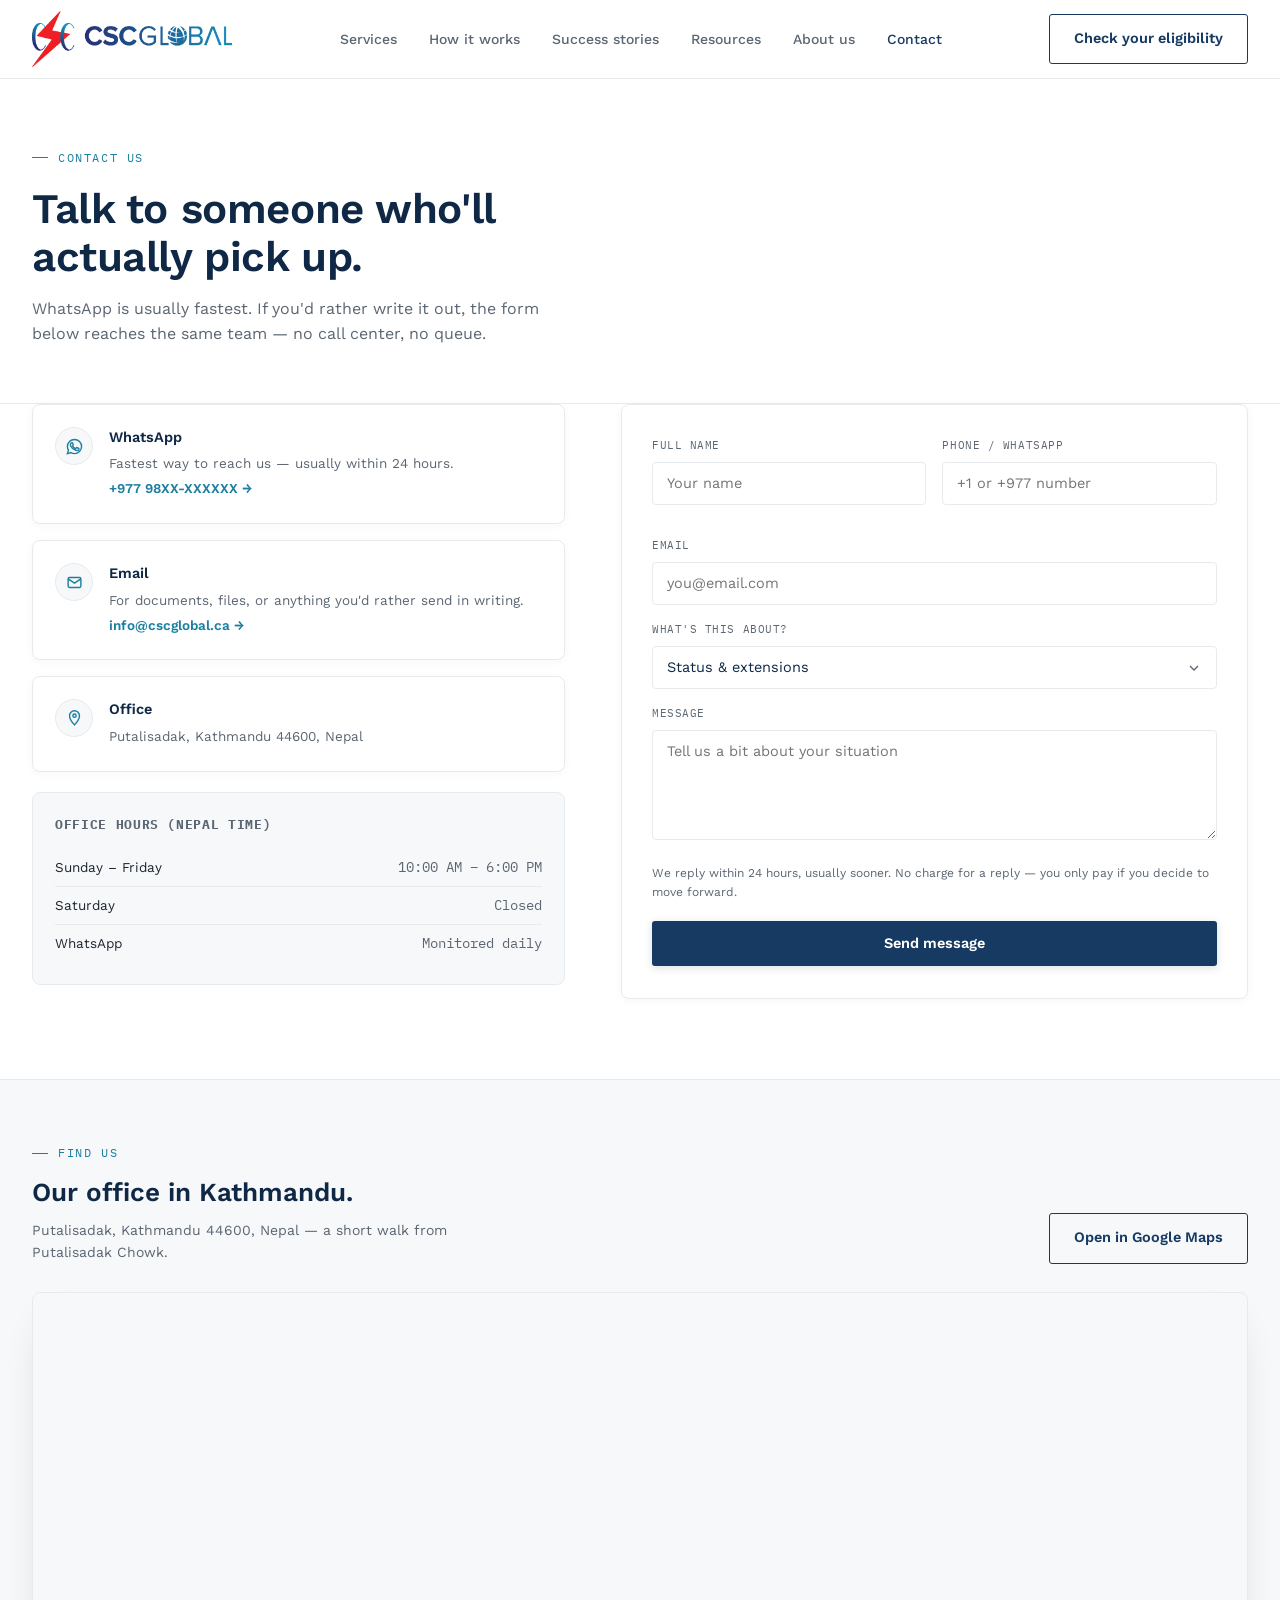
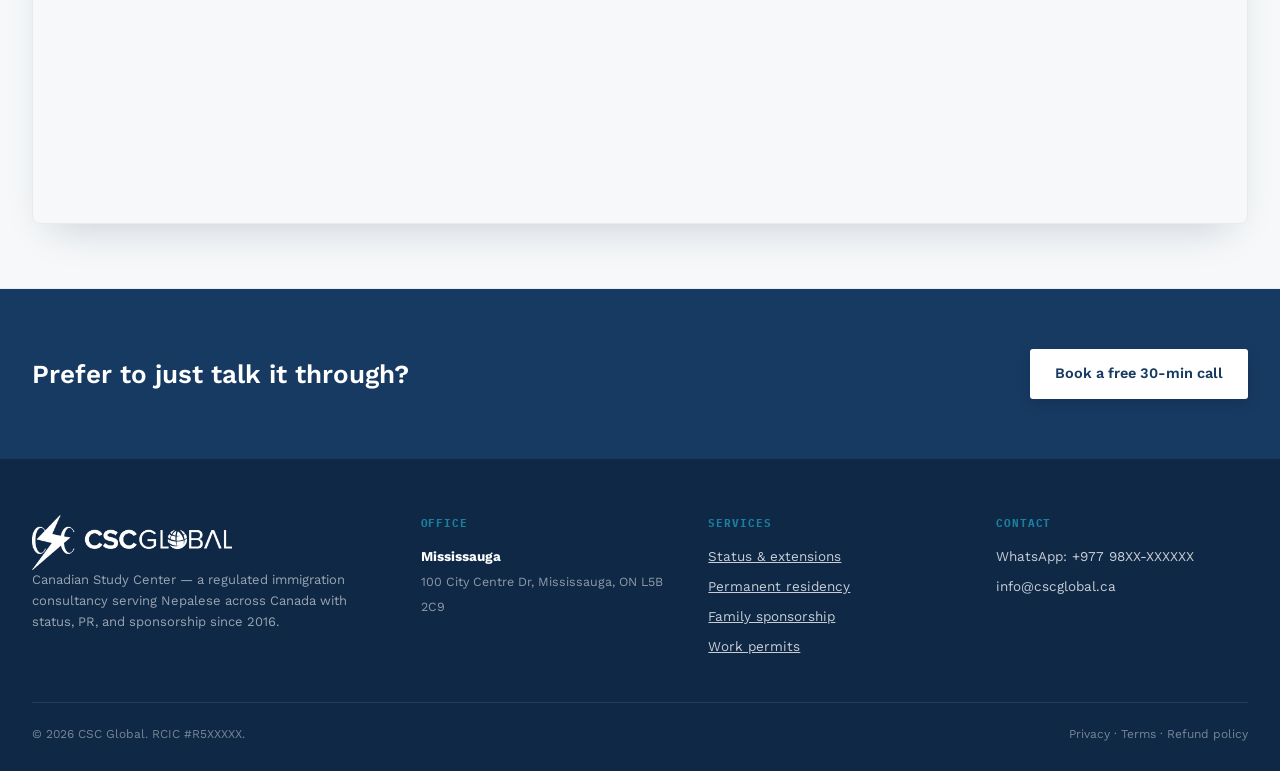
<file: contact-us.html>
<!doctype html>
<html lang="en">
  <head>
    <meta charset="UTF-8" />
    <meta name="viewport" content="width=device-width, initial-scale=1.0" />
    <title>Contact Us — Canadian Study Center</title>
    <link rel="preconnect" href="https://fonts.googleapis.com" />
    <link
      href="https://fonts.googleapis.com/css2?family=Work+Sans:wght@400;500;600;700&family=IBM+Plex+Mono:wght@400;500&display=swap"
      rel="stylesheet"
    />
    <style>
      :root {
        --navy: #173a63;
        --navy-2: #0f2846;
        --teal: #1c7fa0;
        --red: #e1372b;
        --paper: #ffffff;
        --paper-2: #f6f8f9;
        --ink: #1b2430;
        --muted: #5b6672;
        --line: #e7ebee;

        --font-display: "Work Sans", sans-serif;
        --font-body: "Work Sans", sans-serif;
        --font-mono: "IBM Plex Mono", monospace;
      }

      * {
        box-sizing: border-box;
        margin: 0;
        padding: 0;
      }
      html {
        scroll-behavior: smooth;
      }
      body {
        font-family: var(--font-body);
        color: var(--ink);
        background: var(--paper);
        line-height: 1.55;
        -webkit-font-smoothing: antialiased;
      }
      img {
        max-width: 100%;
        display: block;
      }
      a {
        color: inherit;
      }
      .wrap {
        max-width: 1280px;
        margin: 0 auto;
        padding: 0 32px;
      }

      .eyebrow {
        font-family: var(--font-mono);
        font-size: 11.5px;
        letter-spacing: 0.14em;
        text-transform: uppercase;
        color: var(--teal);
        display: flex;
        align-items: center;
        gap: 10px;
      }
      .eyebrow::before {
        content: "";
        width: 16px;
        height: 1px;
        background: var(--teal);
        display: inline-block;
      }

      .btn {
        display: inline-flex;
        align-items: center;
        gap: 8px;
        font-family: var(--font-body);
        font-weight: 600;
        font-size: 14.5px;
        padding: 13px 24px;
        border-radius: 3px;
        border: 1px solid transparent;
        cursor: pointer;
        text-decoration: none;
        transition:
          transform 0.2s ease,
          box-shadow 0.2s ease,
          background 0.2s ease,
          color 0.2s ease;
      }
      .btn-primary {
        background: var(--navy);
        color: var(--paper);
        box-shadow: 0 2px 8px rgba(15, 40, 70, 0.15);
      }
      .btn-primary:hover {
        transform: translateY(-2px);
        box-shadow: 0 10px 22px -6px rgba(15, 40, 70, 0.35);
      }
      .btn-outline {
        background: transparent;
        color: var(--navy);
        border-color: var(--navy);
      }
      .btn-outline:hover {
        background: var(--navy);
        color: var(--paper);
        transform: translateY(-2px);
        box-shadow: 0 10px 22px -6px rgba(15, 40, 70, 0.25);
      }

      /* header */
      header {
        position: sticky;
        top: 0;
        z-index: 50;
        background: rgba(255, 255, 255, 0.92);
        backdrop-filter: blur(6px);
        border-bottom: 1px solid var(--line);
      }
      .nav {
        display: flex;
        align-items: center;
        justify-content: space-between;
        height: 78px;
      }
      .logo {
        display: flex;
        align-items: center;
        gap: 10px;
        font-family: var(--font-body);
        font-weight: 700;
        font-size: 19px;
        color: var(--navy);
        letter-spacing: 0.01em;
        text-decoration: none;
      }
      .logo-mark {
        width: 26px;
        height: 26px;
        flex-shrink: 0;
      }
      .logo b {
        color: var(--teal);
        font-weight: 700;
      }
      .nav-links {
        display: flex;
        align-items: center;
        gap: 32px;
        list-style: none;
      }
      .nav-links a {
        font-size: 14px;
        font-weight: 500;
        color: var(--muted);
        text-decoration: none;
        transition: color 0.15s ease;
      }
      .nav-links a:hover {
        color: var(--navy);
      }
      .nav-links a.is-current {
        color: var(--navy);
      }

      /* page hero */
      .page-hero {
        padding: 70px 0 56px;
        border-bottom: 1px solid var(--line);
      }
      .page-hero h1 {
        font-family: var(--font-display);
        font-weight: 600;
        font-size: 42px;
        line-height: 1.15;
        letter-spacing: -0.01em;
        margin: 18px 0 16px;
        color: var(--navy-2);
        max-width: 600px;
      }
      .page-hero p.lead {
        font-size: 16px;
        color: var(--muted);
        max-width: 540px;
      }
      .page-hero .eyebrow,
      .page-hero h1,
      .page-hero p.lead {
        opacity: 0;
        transform: translateY(18px);
        animation: hero-in 0.7s cubic-bezier(0.16, 1, 0.3, 1) forwards;
      }
      .page-hero .eyebrow {
        animation-delay: 0.05s;
      }
      .page-hero h1 {
        animation-delay: 0.15s;
      }
      .page-hero p.lead {
        animation-delay: 0.25s;
      }
      @keyframes hero-in {
        to {
          opacity: 1;
          transform: translateY(0);
        }
      }
      @media (prefers-reduced-motion: reduce) {
        .page-hero .eyebrow,
        .page-hero h1,
        .page-hero p.lead {
          opacity: 1 !important;
          transform: none !important;
          animation: none !important;
        }
      }

      section {
        padding: 0 0 80px;
      }

      /* contact grid: cards + form */
      .contact-grid {
        display: grid;
        grid-template-columns: 0.85fr 1fr;
        gap: 56px;
        align-items: start;
      }

      .contact-cards {
        display: flex;
        flex-direction: column;
        gap: 16px;
      }
      .contact-card {
        background: var(--paper);
        border: 1px solid var(--line);
        border-radius: 8px;
        padding: 22px 22px;
        display: flex;
        gap: 16px;
        align-items: flex-start;
        box-shadow: 0 2px 8px rgba(15, 40, 70, 0.04);
        transition:
          transform 0.25s ease,
          box-shadow 0.25s ease;
      }
      .contact-card:hover {
        transform: translateY(-3px);
        box-shadow: 0 14px 28px -12px rgba(15, 40, 70, 0.16);
      }
      .contact-card .icon {
        width: 38px;
        height: 38px;
        border-radius: 50%;
        flex-shrink: 0;
        background: var(--paper-2);
        border: 1px solid var(--line);
        display: flex;
        align-items: center;
        justify-content: center;
      }
      .contact-card .icon svg {
        width: 17px;
        height: 17px;
      }
      .contact-card h3 {
        font-size: 14.5px;
        font-weight: 600;
        color: var(--navy-2);
        margin-bottom: 4px;
      }
      .contact-card p {
        font-size: 13.5px;
        color: var(--muted);
        margin-bottom: 2px;
      }
      .contact-card a.link {
        font-size: 13.5px;
        color: var(--teal);
        font-weight: 600;
        text-decoration: none;
      }

      .hours-card {
        background: var(--paper-2);
        border: 1px solid var(--line);
        border-radius: 8px;
        padding: 22px 22px;
        margin-top: 4px;
      }
      .hours-card h3 {
        font-size: 13px;
        font-family: var(--font-mono);
        letter-spacing: 0.05em;
        text-transform: uppercase;
        color: var(--muted);
        margin-bottom: 14px;
      }
      .hours-row {
        display: flex;
        justify-content: space-between;
        font-size: 13.5px;
        padding: 8px 0;
        border-top: 1px solid var(--line);
      }
      .hours-row:first-of-type {
        border-top: none;
      }
      .hours-row span:first-child {
        color: var(--ink);
      }
      .hours-row span:last-child {
        color: var(--muted);
        font-family: var(--font-mono);
      }

      /* form */
      .contact-form {
        background: var(--paper);
        border: 1px solid var(--line);
        border-radius: 8px;
        padding: 32px 30px;
        box-shadow: 0 2px 8px rgba(15, 40, 70, 0.04);
      }
      .form-row {
        display: grid;
        grid-template-columns: 1fr 1fr;
        gap: 16px;
        margin-bottom: 16px;
      }
      .form-field {
        margin-bottom: 16px;
      }
      .form-field label {
        display: block;
        font-family: var(--font-mono);
        font-size: 11px;
        letter-spacing: 0.05em;
        color: var(--muted);
        text-transform: uppercase;
        margin-bottom: 8px;
      }
      .form-field input,
      .form-field select,
      .form-field textarea {
        width: 100%;
        font-family: var(--font-body);
        font-size: 14.5px;
        color: var(--navy-2);
        background: var(--paper);
        border: 1px solid var(--line);
        border-radius: 4px;
        padding: 12px 14px;
      }
      .form-field select {
        appearance: none;
        cursor: pointer;
        background-image: url("data:image/svg+xml;utf8,<svg xmlns='http://www.w3.org/2000/svg' viewBox='0 0 24 24' fill='none' stroke='%235B6672' stroke-width='2'><path d='M6 9l6 6 6-6'/></svg>");
        background-repeat: no-repeat;
        background-position: right 14px center;
        background-size: 16px;
      }
      .form-field textarea {
        resize: vertical;
        min-height: 110px;
        font-family: var(--font-body);
      }
      .form-field input:focus,
      .form-field select:focus,
      .form-field textarea:focus {
        outline: none;
        border-color: var(--teal);
      }
      .form-note {
        font-size: 12px;
        color: var(--muted);
        margin-top: 2px;
        margin-bottom: 20px;
      }
      .contact-form .btn {
        width: 100%;
        justify-content: center;
      }

      /* map */
      .map-section {
        background: var(--paper-2);
        border-top: 1px solid var(--line);
        border-bottom: 1px solid var(--line);
        padding: 64px 0;
      }
      .map-head {
        display: flex;
        justify-content: space-between;
        align-items: flex-end;
        flex-wrap: wrap;
        gap: 16px;
        margin-bottom: 28px;
      }
      .map-head h2 {
        font-family: var(--font-display);
        font-weight: 600;
        font-size: 26px;
        color: var(--navy-2);
      }
      .map-head p {
        font-size: 14px;
        color: var(--muted);
        margin-top: 8px;
        max-width: 440px;
      }
      .map-frame {
        width: 100%;
        aspect-ratio: 16/7;
        border: 1px solid var(--line);
        border-radius: 8px;
        overflow: hidden;
        box-shadow: 0 20px 40px -18px rgba(15, 40, 70, 0.2);
      }
      .map-frame iframe {
        width: 100%;
        height: 100%;
        border: 0;
        display: block;
      }

      /* cta banner */
      .cta-banner {
        background: var(--navy);
        padding: 60px 0;
      }
      .cta-inner {
        display: flex;
        align-items: center;
        justify-content: space-between;
        gap: 30px;
        flex-wrap: wrap;
      }
      .cta-inner h2 {
        font-family: var(--font-body);
        font-weight: 600;
        font-size: 26px;
        color: var(--paper);
        max-width: 520px;
      }
      .cta-inner .btn {
        background: var(--paper);
        color: var(--navy);
        box-shadow: 0 4px 14px rgba(0, 0, 0, 0.15);
      }
      .cta-inner .btn:hover {
        transform: translateY(-2px);
        box-shadow: 0 12px 26px -6px rgba(0, 0, 0, 0.3);
      }

      /* footer */
      footer {
        background: var(--navy-2);
        color: rgba(246, 248, 249, 0.8);
        padding: 56px 0 28px;
      }
      .footer-grid {
        display: grid;
        grid-template-columns: 1.4fr 1fr 1fr 1fr;
        gap: 36px;
        padding-bottom: 36px;
        border-bottom: 1px solid rgba(255, 255, 255, 0.1);
      }
      .footer-grid h4 {
        font-family: var(--font-mono);
        font-size: 11px;
        letter-spacing: 0.08em;
        text-transform: uppercase;
        color: var(--teal);
        margin-bottom: 14px;
      }
      .footer-grid ul {
        list-style: none;
      }
      .footer-grid li {
        margin-bottom: 9px;
        font-size: 13.5px;
      }
      .footer-grid p {
        font-size: 13px;
        line-height: 1.6;
        color: rgba(246, 248, 249, 0.6);
      }
      .office {
        margin-bottom: 14px;
      }
      .office b {
        display: block;
        font-size: 13.5px;
        color: var(--paper);
        margin-bottom: 2px;
      }
      .office span {
        font-size: 12.5px;
        color: rgba(246, 248, 249, 0.55);
      }
      .bottom-bar {
        display: flex;
        justify-content: space-between;
        align-items: center;
        padding-top: 22px;
        font-size: 12px;
        color: rgba(246, 248, 249, 0.45);
        flex-wrap: wrap;
        gap: 10px;
      }

      /* scroll reveal */
      .reveal {
        opacity: 0;
        transform: translateY(26px);
        transition:
          opacity 0.7s cubic-bezier(0.16, 1, 0.3, 1),
          transform 0.7s cubic-bezier(0.16, 1, 0.3, 1);
      }
      .reveal.is-visible {
        opacity: 1;
        transform: translateY(0);
      }
      @media (prefers-reduced-motion: reduce) {
        .reveal {
          opacity: 1 !important;
          transform: none !important;
          transition: none !important;
        }
      }

      @media (max-width: 900px) {
        .nav-links {
          display: none;
        }
        .page-hero h1 {
          font-size: 32px;
        }
        .contact-grid {
          grid-template-columns: 1fr;
          gap: 32px;
        }
        .form-row {
          grid-template-columns: 1fr;
        }
        .map-frame {
          aspect-ratio: 4/3;
        }
        .footer-grid {
          grid-template-columns: 1fr 1fr;
          gap: 26px;
        }
        .cta-inner {
          flex-direction: column;
          align-items: flex-start;
        }
      }

      .logo {
        width: 200px;
      }
    </style>
  </head>
  <body>
    <header>
      <div class="wrap nav">
        <a href="index.html" class="logo">
          <div class="logo">
            <img src="/images/Logo.png" alt="CSC Logo" />
          </div>
        </a>
        <ul class="nav-links">
          <li><a href="services.html">Services</a></li>
          <li><a href="how-it-works.html">How it works</a></li>
          <li><a href="success-stories.html">Success stories</a></li>
          <li><a href="resources.html">Resources</a></li>
          <li><a href="about.html">About us</a></li>
          <li><a href="contact-us.html" class="is-current">Contact</a></li>
        </ul>
        <a href="eligibility.html" class="btn btn-outline"
          >Check your eligibility</a
        >
      </div>
    </header>

    <section class="page-hero">
      <div class="wrap">
        <div class="eyebrow">CONTACT US</div>
        <h1>Talk to someone who'll actually pick up.</h1>
        <p class="lead">
          WhatsApp is usually fastest. If you'd rather write it out, the form
          below reaches the same team — no call center, no queue.
        </p>
      </div>
    </section>

    <section>
      <div class="wrap">
        <div class="contact-grid">
          <div class="contact-cards">
            <div class="contact-card reveal" style="transition-delay: 0ms">
              <div class="icon">
                <svg
                  viewBox="0 0 24 24"
                  fill="none"
                  stroke="#1C7FA0"
                  stroke-width="2"
                >
                  <path
                    d="M17.5 14.4c-.3-.1-1.7-.8-2-.9-.3-.1-.5-.1-.7.1-.2.3-.7.9-.9 1.1-.2.2-.3.2-.6.1-.3-.1-1.2-.4-2.3-1.4-.9-.8-1.4-1.7-1.6-2-.2-.3 0-.5.1-.6.1-.1.3-.3.4-.5.1-.2.2-.3.3-.5.1-.2 0-.4 0-.5-.1-.1-.7-1.6-.9-2.2-.2-.5-.5-.5-.7-.5h-.6c-.2 0-.5.1-.8.4-.3.3-1 1-1 2.4s1.1 2.8 1.2 3c.1.2 2.1 3.2 5.1 4.5.7.3 1.3.5 1.7.6.7.2 1.4.2 1.9.1.6-.1 1.7-.7 2-1.4.2-.7.2-1.3.1-1.4-.1-.1-.3-.2-.6-.3z"
                  />
                  <path
                    d="M12 2C6.5 2 2 6.5 2 12c0 1.9.5 3.6 1.5 5.2L2 22l4.9-1.4C8.5 21.5 10.2 22 12 22c5.5 0 10-4.5 10-10S17.5 2 12 2z"
                  />
                </svg>
              </div>
              <div>
                <h3>WhatsApp</h3>
                <p>Fastest way to reach us — usually within 24 hours.</p>
                <a class="link" href="#">+977 98XX-XXXXXX →</a>
              </div>
            </div>

            <div class="contact-card reveal" style="transition-delay: 90ms">
              <div class="icon">
                <svg
                  viewBox="0 0 24 24"
                  fill="none"
                  stroke="#1C7FA0"
                  stroke-width="2"
                >
                  <path d="M4 4h16v16H4z" opacity="0" />
                  <path d="M3 7l9 6 9-6" />
                  <rect x="3" y="5" width="18" height="14" rx="2" />
                </svg>
              </div>
              <div>
                <h3>Email</h3>
                <p>
                  For documents, files, or anything you'd rather send in
                  writing.
                </p>
                <a class="link" href="mailto:info@cscglobal.ca"
                  >info@cscglobal.ca →</a
                >
              </div>
            </div>

            <div class="contact-card reveal" style="transition-delay: 180ms">
              <div class="icon">
                <svg
                  viewBox="0 0 24 24"
                  fill="none"
                  stroke="#1C7FA0"
                  stroke-width="2"
                >
                  <path d="M12 21s7-7.5 7-13a7 7 0 10-14 0c0 5.5 7 13 7 13z" />
                  <circle cx="12" cy="8" r="2.3" />
                </svg>
              </div>
              <div>
                <h3>Office</h3>
                <p>Putalisadak, Kathmandu 44600, Nepal</p>
              </div>
            </div>

            <div class="hours-card reveal" style="transition-delay: 270ms">
              <h3>Office hours (Nepal time)</h3>
              <div class="hours-row">
                <span>Sunday – Friday</span><span>10:00 AM – 6:00 PM</span>
              </div>
              <div class="hours-row">
                <span>Saturday</span><span>Closed</span>
              </div>
              <div class="hours-row">
                <span>WhatsApp</span><span>Monitored daily</span>
              </div>
            </div>
          </div>

          <form class="contact-form reveal" style="transition-delay: 120ms">
            <div class="form-row">
              <div class="form-field">
                <label for="cfName">Full name</label>
                <input
                  type="text"
                  id="cfName"
                  name="name"
                  placeholder="Your name"
                  required
                />
              </div>
              <div class="form-field">
                <label for="cfPhone">Phone / WhatsApp</label>
                <input
                  type="tel"
                  id="cfPhone"
                  name="phone"
                  placeholder="+1 or +977 number"
                />
              </div>
            </div>
            <div class="form-field">
              <label for="cfEmail">Email</label>
              <input
                type="email"
                id="cfEmail"
                name="email"
                placeholder="you@email.com"
                required
              />
            </div>
            <div class="form-field">
              <label for="cfTopic">What's this about?</label>
              <select id="cfTopic" name="topic">
                <option>Status &amp; extensions</option>
                <option>Permanent residency</option>
                <option>Family sponsorship</option>
                <option>Work permit</option>
                <option>Study permit</option>
                <option>Refusal review</option>
                <option>Something else</option>
              </select>
            </div>
            <div class="form-field">
              <label for="cfMessage">Message</label>
              <textarea
                id="cfMessage"
                name="message"
                placeholder="Tell us a bit about your situation"
              ></textarea>
            </div>
            <p class="form-note">
              We reply within 24 hours, usually sooner. No charge for a reply —
              you only pay if you decide to move forward.
            </p>
            <button type="submit" class="btn btn-primary">Send message</button>
          </form>
        </div>
      </div>
    </section>

    <!-- <div class="map-section">
  <div class="wrap">
    <div class="map-head reveal">
      <div>
        <div class="eyebrow">FIND US</div>
        <h2 style="margin-top:10px;">Our office in Kathmandu.</h2>
        <p>Putalisadak, Kathmandu 44600, Nepal — a short walk from Putalisadak Chowk.</p>
      </div>
      <a href="https://www.google.com/maps/search/?api=1&amp;query=27.7032,85.3258" target="_blank" rel="noopener" class="btn btn-outline">Open in Google Maps</a>
    </div>
    <div class="map-frame reveal" style="transition-delay:100ms">
      <iframe src="https://www.openstreetmap.org/export/embed.html?bbox=85.3198%2C27.6992%2C85.3318%2C27.7072&amp;layer=mapnik&amp;marker=27.7032%2C85.3258" loading="lazy" referrerpolicy="no-referrer-when-downgrade" allowfullscreen title="Canadian Study Center office location in Putalisadak, Kathmandu"></iframe>
    </div>
  </div>
</div> -->

    <div class="map-section">
      <div class="wrap">
        <div class="map-head reveal">
          <div>
            <div class="eyebrow">FIND US</div>
            <h2 style="margin-top: 10px">Our office in Kathmandu.</h2>
            <p>
              Putalisadak, Kathmandu 44600, Nepal — a short walk from
              Putalisadak Chowk.
            </p>
          </div>
          <a
            href="https://google.com"
            target="_blank"
            rel="noopener"
            class="btn btn-outline"
            >Open in Google Maps</a
          >
        </div>
        <div class="map-frame reveal" style="transition-delay: 100ms">
          <!-- Google Maps Embed for CSC Global -->
          <iframe
            src="https://www.google.com/maps/embed?pb=!1m18!1m12!1m3!1d3532.374429981719!2d85.32013517614105!3d27.705723325561767!2m3!1f0!2f0!3f0!3m2!1i1024!2i768!4f13.1!3m3!1m2!1s0x39eb185788c6ffff%3A0x1ac42ad3f2daa124!2sCSC%20Global!5e0!3m2!1sen!2snp!4v1786699594265!5m2!1sen!2snp"
            style="border: 0; width: 100%; height: 100%"
            allowfullscreen=""
            loading="lazy"
            referrerpolicy="strict-origin-when-cross-origin"
            title="CSC Global office location in Putalisadak, Kathmandu"
          ></iframe>
        </div>
      </div>
    </div>

    <div class="cta-banner" id="book">
      <div class="wrap cta-inner reveal">
        <h2>Prefer to just talk it through?</h2>
        <a href="#book" class="btn">Book a free 30-min call</a>
      </div>
    </div>

    <footer>
      <div class="wrap">
        <div class="footer-grid">
          <div>
            <div class="logo">
              <img src="/images/Logo2.png" alt="CSC Logo" />
            </div>
            <p>
              Canadian Study Center — a regulated immigration consultancy
              serving Nepalese across Canada with status, PR, and sponsorship
              since 2016.
            </p>
          </div>
          <div>
            <h4>Office</h4>
            <div class="office">
              <b>Mississauga</b
              ><span>100 City Centre Dr, Mississauga, ON L5B 2C9</span>
            </div>
          </div>
          <div>
            <h4>Services</h4>
            <ul>
              <li>
                <a href="services.html#status">Status &amp; extensions</a>
              </li>
              <li><a href="services.html#pr">Permanent residency</a></li>
              <li>
                <a href="services.html#sponsorship">Family sponsorship</a>
              </li>
              <li><a href="services.html#work">Work permits</a></li>
            </ul>
          </div>
          <div>
            <h4>Contact</h4>
            <ul>
              <li>WhatsApp: +977 98XX-XXXXXX</li>
              <li>info@cscglobal.ca</li>
            </ul>
          </div>
        </div>
        <div class="bottom-bar">
          <span>© 2026 CSC Global. RCIC #R5XXXXX.</span>
          <span>Privacy · Terms · Refund policy</span>
        </div>
      </div>
    </footer>

    <script>
      (function () {
        var reduceMotion =
          window.matchMedia &&
          window.matchMedia("(prefers-reduced-motion: reduce)").matches;
        var els = document.querySelectorAll(".reveal");
        if (!els.length) return;

        if (reduceMotion || !("IntersectionObserver" in window)) {
          els.forEach(function (el) {
            el.classList.add("is-visible");
          });
          return;
        }

        var observer = new IntersectionObserver(
          function (entries) {
            entries.forEach(function (entry) {
              if (entry.isIntersecting) {
                entry.target.classList.add("is-visible");
                observer.unobserve(entry.target);
              }
            });
          },
          { threshold: 0.15, rootMargin: "0px 0px -40px 0px" },
        );

        els.forEach(function (el) {
          observer.observe(el);
        });
      })();
    </script>

    <script>
      (function () {
        var form = document.querySelector(".contact-form");
        if (!form) return;
        form.addEventListener("submit", function (e) {
          e.preventDefault();
          var btn = form.querySelector('button[type="submit"]');
          btn.textContent = "Message sent — we'll reply within 24 hours";
          btn.style.opacity = ".8";
          btn.disabled = true;
        });
      })();
    </script>

    <div class="book-overlay" id="bookOverlay">
      <div class="book-frame-wrap">
        <button class="book-close" id="bookClose" aria-label="Close">
          &times;
        </button>
        <iframe id="bookIframe" src="" title="Book a consultation"></iframe>
      </div>
    </div>

    <style>
      .book-overlay {
        position: fixed;
        inset: 0;
        z-index: 200;
        background: rgba(15, 40, 70, 0.55);
        display: none;
        align-items: center;
        justify-content: center;
        padding: 20px;
        opacity: 0;
        transition: opacity 0.25s ease;
      }
      .book-overlay.open {
        display: flex;
      }
      .book-overlay.visible {
        opacity: 1;
      }
      .book-frame-wrap {
        position: relative;
        background: #fff;
        border-radius: 10px;
        width: 100%;
        max-width: 560px;
        height: min(640px, 90vh);
        box-shadow: 0 30px 70px -20px rgba(15, 40, 70, 0.4);
      }
      .book-frame-wrap iframe {
        width: 100%;
        height: 100%;
        border: 0;
        border-radius: 10px;
      }
      .book-close {
        position: absolute;
        top: -14px;
        right: -14px;
        z-index: 2;
        width: 32px;
        height: 32px;
        border-radius: 50%;
        border: 1px solid #e7ebee;
        background: #fff;
        font-size: 18px;
        cursor: pointer;
      }
    </style>

    <script>
      (function () {
        var overlay = document.getElementById("bookOverlay");
        var iframe = document.getElementById("bookIframe");
        var closeBtn = document.getElementById("bookClose");

        document.addEventListener("click", function (e) {
          var trigger = e.target.closest('a[href="#book"]');
          if (!trigger) return;
          e.preventDefault();
          iframe.src = "booking-modal.html";
          overlay.classList.add("open");
          requestAnimationFrame(function () {
            overlay.classList.add("visible");
          });
        });

        function close() {
          overlay.classList.remove("visible");
          setTimeout(function () {
            overlay.classList.remove("open");
            iframe.src = "";
          }, 250);
        }
        closeBtn.addEventListener("click", close);
        overlay.addEventListener("click", function (e) {
          if (e.target === overlay) close();
        });
        document.addEventListener("keydown", function (e) {
          if (e.key === "Escape") close();
        });
      })();
    </script>
  </body>
</html>
</file>
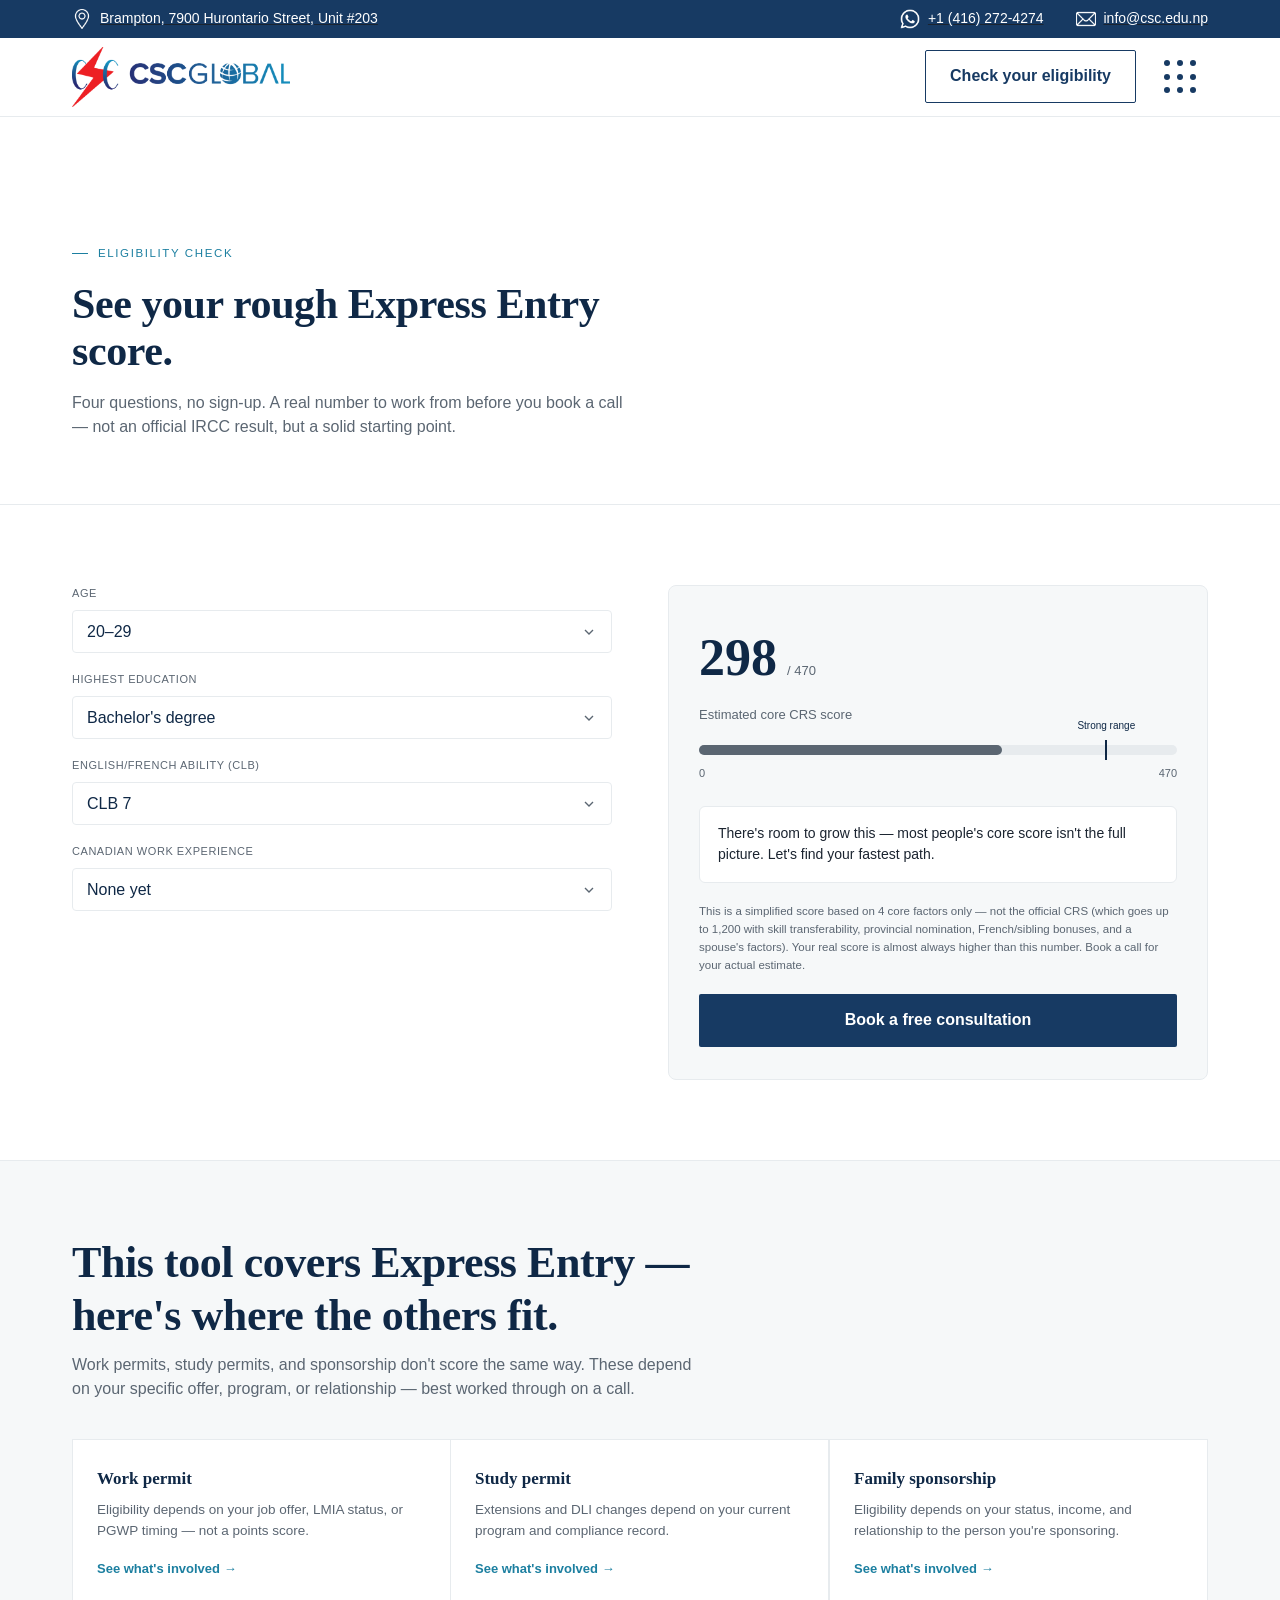
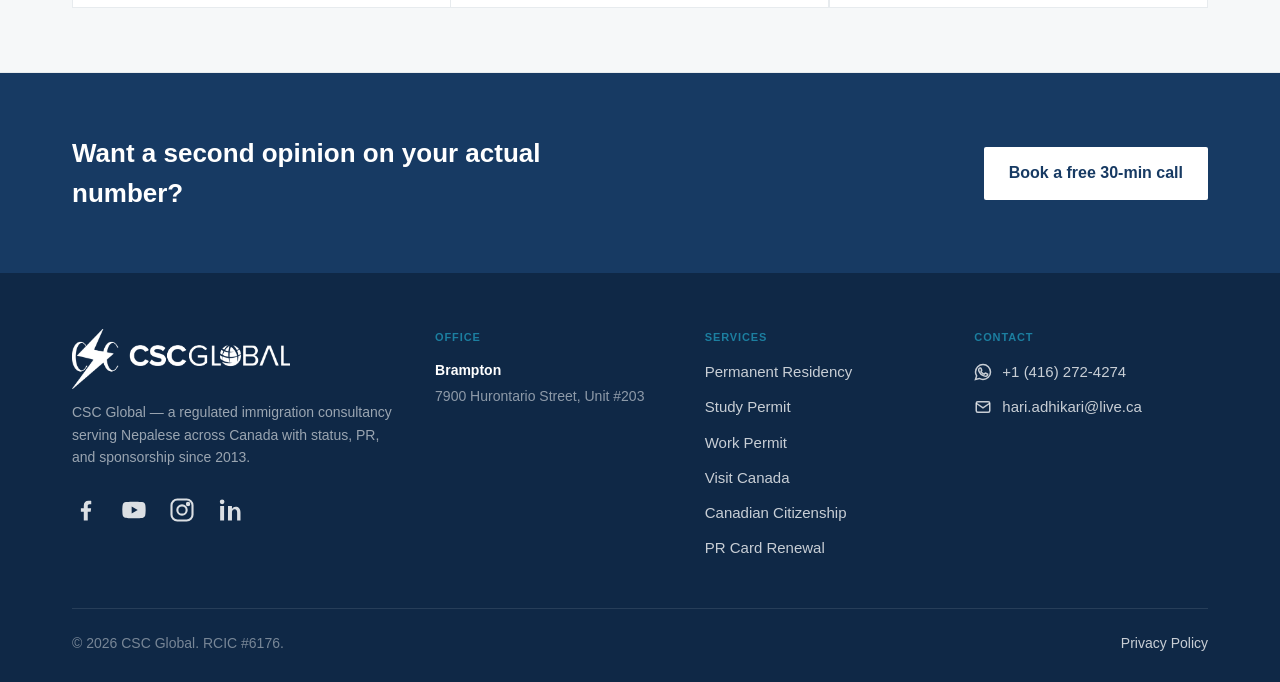
<file: eligibility.html>
<!doctype html>
<html lang="en">
  <head>
    <meta charset="UTF-8" />
    <meta name="viewport" content="width=device-width, initial-scale=1.0" />
    <title>Check Your Eligibility — CSC Global</title>
    <link rel="icon" type="image/x-icon" href="images/favicon_io/favicon.ico">
    <link rel="icon" type="image/png" sizes="32x32" href="images/favicon_io/favicon-32x32.png">
    <link rel="icon" type="image/png" sizes="16x16" href="images/favicon_io/favicon-16x16.png">
    <link rel="apple-touch-icon" sizes="180x180" href="images/favicon_io/apple-touch-icon.png">
    <meta
      name="description"
      content="Find out if you qualify for Canadian PR, study, or work permits. Take our fast, free eligibility check and plan your next steps with CSC Global today!"
    />
    <link rel="preconnect" href="https://fonts.googleapis.com" />
    <link
      href="https://fonts.googleapis.com/css2?family=Work+Sans:wght@400;500;600;700&family=IBM+Plex+Mono:wght@400;500&display=swap"
      rel="stylesheet"
    />
    <link rel="stylesheet" href="style.css" />

    <script src="script.js" defer></script>
  </head>
  <body>
    <header>
      <div class="topnav">
        <div class="wraptop">
          <a href="https://maps.app.goo.gl/wvsDpoKZYhp3jqah7" target="_blank" rel="noopener"
            ><div class="top-content">
              <img src="images/Icons/Location.webp" />
              <p>Brampton, 7900 Hurontario Street, Unit #203</p>
            </div></a
          >

          <div class="nav-right">
            <a href="https://wa.me/14162724274" target="_blank" rel="noopener"
              ><div class="top-content">
                <img src="images/Icons/Whatsapp.webp" />
                <p>+1 (416) 272-4274</p>
              </div></a
            >

            <a href="mailto:info@csc.edu.np" target="_blank" rel="noopener"
              ><div class="top-content">
                <img src="images/Icons/Gmail.webp" />
                <p>info@csc.edu.np</p>
              </div></a
            >
          </div>
        </div>
      </div>

      <div class="wrap nav">
        <a href="index.html" class="logo">
          <img src="images/Logo.png" alt="CSC Logo" />
        </a>
        <ul class="nav-links">
          <li><a href="about.html">About</a></li>
          <li><a href="services.html">Services</a></li>
          <li><a href="success-stories.html">Success stories</a></li>
          <li><a href="resources.html">Resources</a></li>
          <li><a href="contact.html">Contact</a></li>
        </ul>
        <div class="nav-right">
          <a href="eligibility.html" class="btn btn-outline nav-cta-desktop"
            >Check your eligibility</a
          >
          <button
            class="nav-toggle"
            id="navToggle"
            aria-label="Open menu"
            aria-expanded="false"
          >
            <span></span><span></span><span></span> <span></span><span></span
            ><span></span> <span></span><span></span><span></span>
          </button>
        </div>
      </div>
    </header>

    <div class="nav-scrim" id="navScrim"></div>

    <div class="mobile-nav" id="mobileNav">
      <button class="dot-x-btn" aria-label="Close">
        <span class="dot"></span>
        <span class="dot"></span>
        <span class="dot"></span>
        <span class="dot"></span>
        <span class="dot"></span>
      </button>
      <ul class="mobile-nav-links">
        <li><a href="about.html">About</a></li>
        <li><a href="services.html">Services</a></li>
        <li><a href="success-stories.html">Success stories</a></li>
        <li><a href="resources.html">Resources</a></li>
        <li><a href="contact.html">Contact</a></li>
      </ul>
      <a href="eligibility.html" class="btn btn-outline mobile-nav-cta"
        >Check your eligibility</a
      >
    </div>

    <section class="page-hero">
      <div class="wrap">
        <div class="eyebrow">ELIGIBILITY CHECK</div>
        <h1>See your rough Express Entry score.</h1>
        <p class="lead">
          Four questions, no sign-up. A real number to work from before you book
          a call — not an official IRCC result, but a solid starting point.
        </p>
      </div>
    </section>

    <section>
      <div class="wrap">
        <div class="crs-grid">
          <div class="crs-form reveal">
            <div class="crs-field">
              <label for="crsAge">Age</label>
              <select id="crsAge">
                <option value="90">18–19</option>
                <option value="110" selected>20–29</option>
                <option value="94">30–34</option>
                <option value="66">35–39</option>
                <option value="28">40–44</option>
                <option value="0">45+</option>
              </select>
            </div>
            <div class="crs-field">
              <label for="crsEdu">Highest education</label>
              <select id="crsEdu">
                <option value="30">High school</option>
                <option value="90">One-year diploma/certificate</option>
                <option value="98">Two-year diploma/certificate</option>
                <option value="120" selected>Bachelor's degree</option>
                <option value="128">Two credentials (one 3+ yrs)</option>
                <option value="135">Master's degree</option>
                <option value="150">PhD</option>
              </select>
            </div>
            <div class="crs-field">
              <label for="crsLang">English/French ability (CLB)</label>
              <select id="crsLang">
                <option value="24">CLB 4–5</option>
                <option value="36">CLB 6</option>
                <option value="68" selected>CLB 7</option>
                <option value="92">CLB 8</option>
                <option value="128">CLB 9+</option>
              </select>
            </div>
            <div class="crs-field">
              <label for="crsWork">Canadian work experience</label>
              <select id="crsWork">
                <option value="0" selected>None yet</option>
                <option value="40">1 year</option>
                <option value="53">2 years</option>
                <option value="64">3 years</option>
                <option value="72">4 years</option>
                <option value="80">5+ years</option>
              </select>
            </div>
          </div>

          <div class="crs-result reveal" style="transition-delay: 120ms">
            <div class="crs-score-row">
              <span class="crs-score-num" id="crsScoreNum">278</span>
              <span class="crs-score-max">/ 470</span>
            </div>
            <div class="crs-score-label">Estimated core CRS score</div>

            <div class="crs-bar-track">
              <div class="crs-bar-fill" id="crsBarFill"></div>
              <div class="crs-bar-marker" style="left: 85%">
                <span>Strong range</span>
              </div>
            </div>
            <div class="crs-bar-labels"><span>0</span><span>470</span></div>

            <div class="crs-message" id="crsMessage">
              Fill in your details to see where you stand.
            </div>
            <div class="crs-disclaimer">
              This is a simplified score based on 4 core factors only — not the
              official CRS (which goes up to 1,200 with skill transferability,
              provincial nomination, French/sibling bonuses, and a spouse's
              factors). Your real score is almost always higher than this
              number. Book a call for your actual estimate.
            </div>
            <a href="#book" class="btn btn-primary">Book a free consultation</a>
          </div>
        </div>
      </div>
    </section>

    <div class="other-paths">
      <div class="wrap">
        <div class="section-head reveal">
          <!-- <div class="eyebrow">NOT LOOKING AT PR RIGHT NOW?</div> -->
          <h2>This tool covers Express Entry — here's where the others fit.</h2>
          <p>
            Work permits, study permits, and sponsorship don't score the same
            way. These depend on your specific offer, program, or relationship —
            best worked through on a call.
          </p>
        </div>
        <div class="path-grid">
          <div class="path-card reveal" style="transition-delay: 0ms">
            <h3>Work permit</h3>
            <p>
              Eligibility depends on your job offer, LMIA status, or PGWP timing
              — not a points score.
            </p>
            <a href="services.html#work">See what's involved →</a>
          </div>
          <div class="path-card reveal" style="transition-delay: 90ms">
            <h3>Study permit</h3>
            <p>
              Extensions and DLI changes depend on your current program and
              compliance record.
            </p>
            <a href="services.html#study">See what's involved →</a>
          </div>
          <div class="path-card reveal" style="transition-delay: 180ms">
            <h3>Family sponsorship</h3>
            <p>
              Eligibility depends on your status, income, and relationship to
              the person you're sponsoring.
            </p>
            <a href="services.html#sponsorship">See what's involved →</a>
          </div>
        </div>
      </div>
    </div>

    <div class="cta-banner" id="book">
      <div class="wrap cta-inner reveal">
        <h2>Want a second opinion on your actual number?</h2>
        <a href="#book" class="btn">Book a free 30-min call</a>
      </div>
    </div>

    <footer>
      <div class="wrap">
        <div class="footer-grid">
          <div>
            
              <div class="logo">
                <img src="/images/Logo2.png" alt="CSC Logo" />
              </div>
            
            <p>
              CSC Global — a regulated immigration consultancy serving Nepalese
              across Canada with status, PR, and sponsorship since 2013.
            </p>
            <div class="social-links">
  <a href="https://www.facebook.com/cscglobalcanada/" aria-label="Facebook" target="_blank" rel="noopener">
    <svg viewBox="0 0 24 24" fill="currentColor"><path d="M13.5 21v-7.5h2.5l.4-3H13.5V8.5c0-.9.25-1.5 1.55-1.5H16.5V4.3c-.3-.04-1.3-.13-2.4-.13-2.4 0-4 1.46-4 4.15V10.5H7.6v3h2.5V21h3.4z"/></svg>
  </a>
  <a href="https://www.youtube.com/@Canadastudycenterofficial" aria-label="YouTube" target="_blank" rel="noopener">
    <svg viewBox="0 0 24 24" fill="currentColor"><path d="M22 12s0-3.2-.4-4.7c-.24-.9-.94-1.6-1.84-1.84C18.3 5 12 5 12 5s-6.3 0-7.76.46c-.9.24-1.6.94-1.84 1.84C2 8.8 2 12 2 12s0 3.2.4 4.7c.24.9.94 1.6 1.84 1.84C5.7 19 12 19 12 19s6.3 0 7.76-.46c.9-.24 1.6-.94 1.84-1.84.4-1.5.4-4.7.4-4.7zM10 15V9l5.2 3-5.2 3z"/></svg>
  </a>
  <a href="https://www.instagram.com/cscglobal_canada/" aria-label="Instagram" target="_blank" rel="noopener">
    <svg viewBox="0 0 24 24" fill="none" stroke="currentColor" stroke-width="1.8"><rect x="3" y="3" width="18" height="18" rx="5"/><circle cx="12" cy="12" r="4"/><circle cx="17.2" cy="6.8" r="1"/></svg>
  </a>
  <a href="https://ca.linkedin.com/company/csc-global" aria-label="LinkedIn" target="_blank" rel="noopener">
    <svg viewBox="0 0 24 24" fill="currentColor"><path d="M6.94 8.5H3.56V21h3.38V8.5zM5.25 3a2 2 0 100 4 2 2 0 000-4zM21 21v-6.9c0-3.3-1.76-4.84-4.1-4.84-1.9 0-2.75 1.04-3.22 1.78V8.5h-3.4c.04.96 0 12.5 0 12.5h3.4v-7c0-.37.03-.75.14-1.02.3-.75 1-1.53 2.16-1.53 1.52 0 2.13 1.16 2.13 2.86V21H21z"/></svg>
  </a>
</div>
          </div>
          <div>
            <h4>Office</h4>
            <div class="office">
              <b>Brampton</b><span>7900 Hurontario Street, Unit #203</span>
            </div>
          </div>
          <div>
            <h4>Services</h4>
             <ul>
              <li><a href="services.html#pr">Permanent Residency</a></li>
              <li><a href="services.html#study">Study Permit</a></li>
              <li><a href="services.html#work">Work Permit</a></li>
              <li><a href="services.html#visit">Visit Canada</a></li>
              <li><a href="services.html#citizenship">Canadian Citizenship</a></li>
              <li><a href="services.html#pr-card">PR Card Renewal</a></li>
            </ul>
          </div>
          <div>
            <h4>Contact</h4>
            <ul>
              <li><div class="icon">
                <svg
                  viewBox="0 0 24 24"
                  fill="none"
                  stroke="currentColor"
                  stroke-width="2"
                >
                  <path
                    d="M17.5 14.4c-.3-.1-1.7-.8-2-.9-.3-.1-.5-.1-.7.1-.2.3-.7.9-.9 1.1-.2.2-.3.2-.6.1-.3-.1-1.2-.4-2.3-1.4-.9-.8-1.4-1.7-1.6-2-.2-.3 0-.5.1-.6.1-.1.3-.3.4-.5.1-.2.2-.3.3-.5.1-.2 0-.4 0-.5-.1-.1-.7-1.6-.9-2.2-.2-.5-.5-.5-.7-.5h-.6c-.2 0-.5.1-.8.4-.3.3-1 1-1 2.4s1.1 2.8 1.2 3c.1.2 2.1 3.2 5.1 4.5.7.3 1.3.5 1.7.6.7.2 1.4.2 1.9.1.6-.1 1.7-.7 2-1.4.2-.7.2-1.3.1-1.4-.1-.1-.3-.2-.6-.3z"
                  />
                  <path
                    d="M12 2C6.5 2 2 6.5 2 12c0 1.9.5 3.6 1.5 5.2L2 22l4.9-1.4C8.5 21.5 10.2 22 12 22c5.5 0 10-4.5 10-10S17.5 2 12 2z"
                  />
                </svg>
              </div><a>+1 (416) 272-4274</a></li>
              <li><div class="icon">
                <svg
                  viewBox="0 0 24 24"
                  fill="none"
                  stroke="currentColor"
                  stroke-width="2"
                >
                  <path d="M4 4h16v16H4z" opacity="0" />
                  <path d="M3 7l9 6 9-6" />
                  <rect x="3" y="5" width="18" height="14" rx="2" />
                </svg>
              </div><a>hari.adhikari@live.ca</a></li>
            </ul>
          </div>
        </div>
        <div class="bottom-bar">
          <span>© 2026 CSC Global. RCIC #6176.</span>
          <span>
            <a href="privacy-policy.html">Privacy Policy</a>
          </span>
        </div>
      </div>
    </footer>

    <script>
      (function () {
        var ageEl = document.getElementById("crsAge");
        var eduEl = document.getElementById("crsEdu");
        var langEl = document.getElementById("crsLang");
        var workEl = document.getElementById("crsWork");
        var numEl = document.getElementById("crsScoreNum");
        var fillEl = document.getElementById("crsBarFill");
        var msgEl = document.getElementById("crsMessage");
        if (
          !ageEl ||
          !eduEl ||
          !langEl ||
          !workEl ||
          !numEl ||
          !fillEl ||
          !msgEl
        )
          return;

        var MAX = 470;
        var displayed = 0;
        var rafId = null;

        function currentScore() {
          return (
            (parseInt(ageEl.value, 10) || 0) +
            (parseInt(eduEl.value, 10) || 0) +
            (parseInt(langEl.value, 10) || 0) +
            (parseInt(workEl.value, 10) || 0)
          );
        }

        function messageFor(score) {
          if (score >= 400) {
            return {
              text: "That's a strong core score — you're in range for recent Express Entry draws. Let's talk about filing.",
              tone: "good",
            };
          }
          if (score >= 300) {
            return {
              text: "You're in a workable range, especially with a Provincial Nominee stream. Let's map which one fits.",
              tone: "mid",
            };
          }
          return {
            text: "There's room to grow this — most people's core score isn't the full picture. Let's find your fastest path.",
            tone: "low",
          };
        }

        function animateTo(target) {
          if (rafId) cancelAnimationFrame(rafId);
          var start = displayed;
          var startTime = null;
          var duration = 500;
          function step(ts) {
            if (!startTime) startTime = ts;
            var p = Math.min((ts - startTime) / duration, 1);
            var eased = 1 - Math.pow(1 - p, 3);
            displayed = Math.round(start + (target - start) * eased);
            numEl.textContent = displayed;
            fillEl.style.width = Math.min((displayed / MAX) * 100, 100) + "%";
            if (p < 1) {
              rafId = requestAnimationFrame(step);
            } else {
              displayed = target;
            }
          }
          rafId = requestAnimationFrame(step);
        }

        function update() {
          var score = currentScore();
          animateTo(score);
          var m = messageFor(score);
          msgEl.textContent = m.text;
          fillEl.style.background =
            m.tone === "good"
              ? "var(--teal)"
              : m.tone === "mid"
                ? "#C98A2E"
                : "var(--muted)";
        }

        [ageEl, eduEl, langEl, workEl].forEach(function (el) {
          el.addEventListener("change", update);
        });

        update();
      })();
    </script>

    <div class="book-overlay" id="bookOverlay">
      <div class="book-frame-wrap">
        <button class="book-close" id="bookClose" aria-label="Close">
          &times;
        </button>
        <iframe id="bookIframe" src="" title="Book a consultation"></iframe>
      </div>
    </div>
    <button class="back-to-top" id="backToTop" aria-label="Back to top">
  <svg width="18" height="18" viewBox="0 0 18 18" fill="none">
    <path d="M9 15V3M9 3L3.5 8.5M9 3L14.5 8.5" stroke="currentColor" stroke-width="2" stroke-linecap="round" stroke-linejoin="round"/>
  </svg>
</button>
  </body>
</html>
</file>
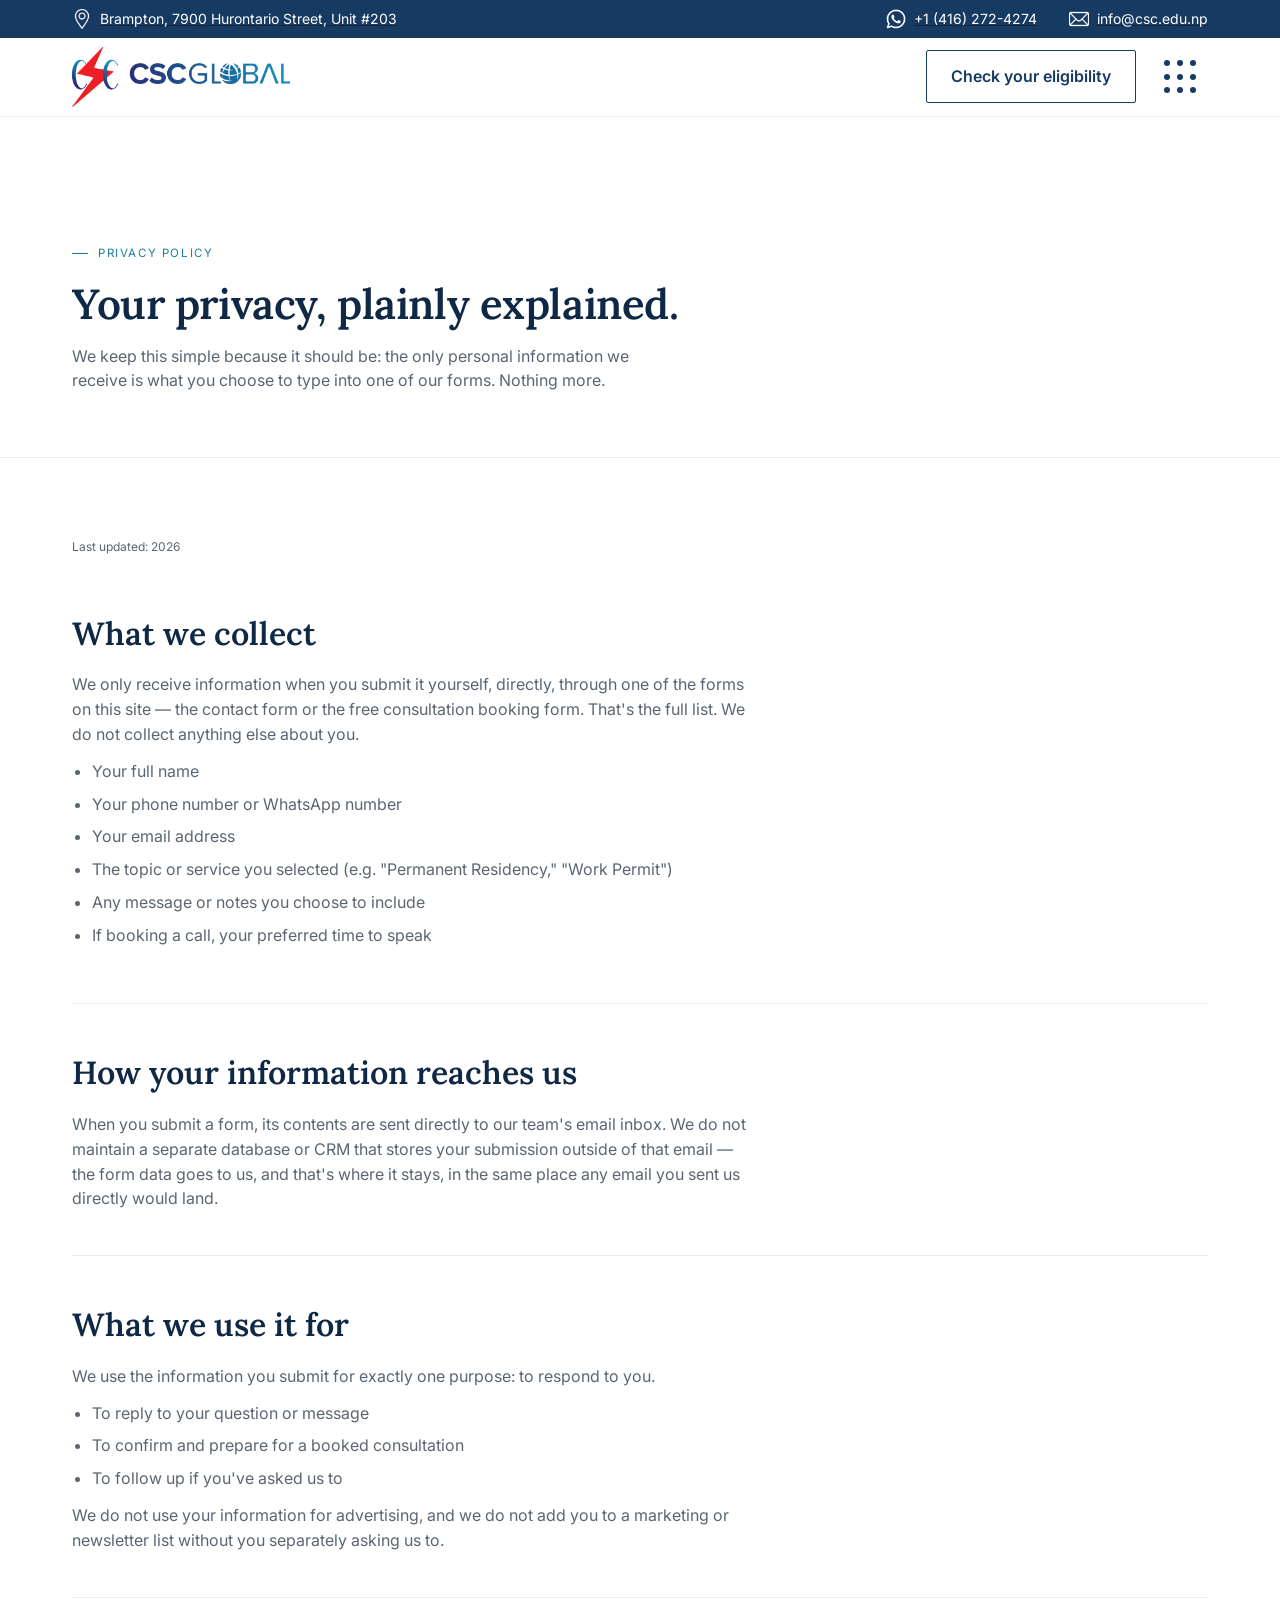
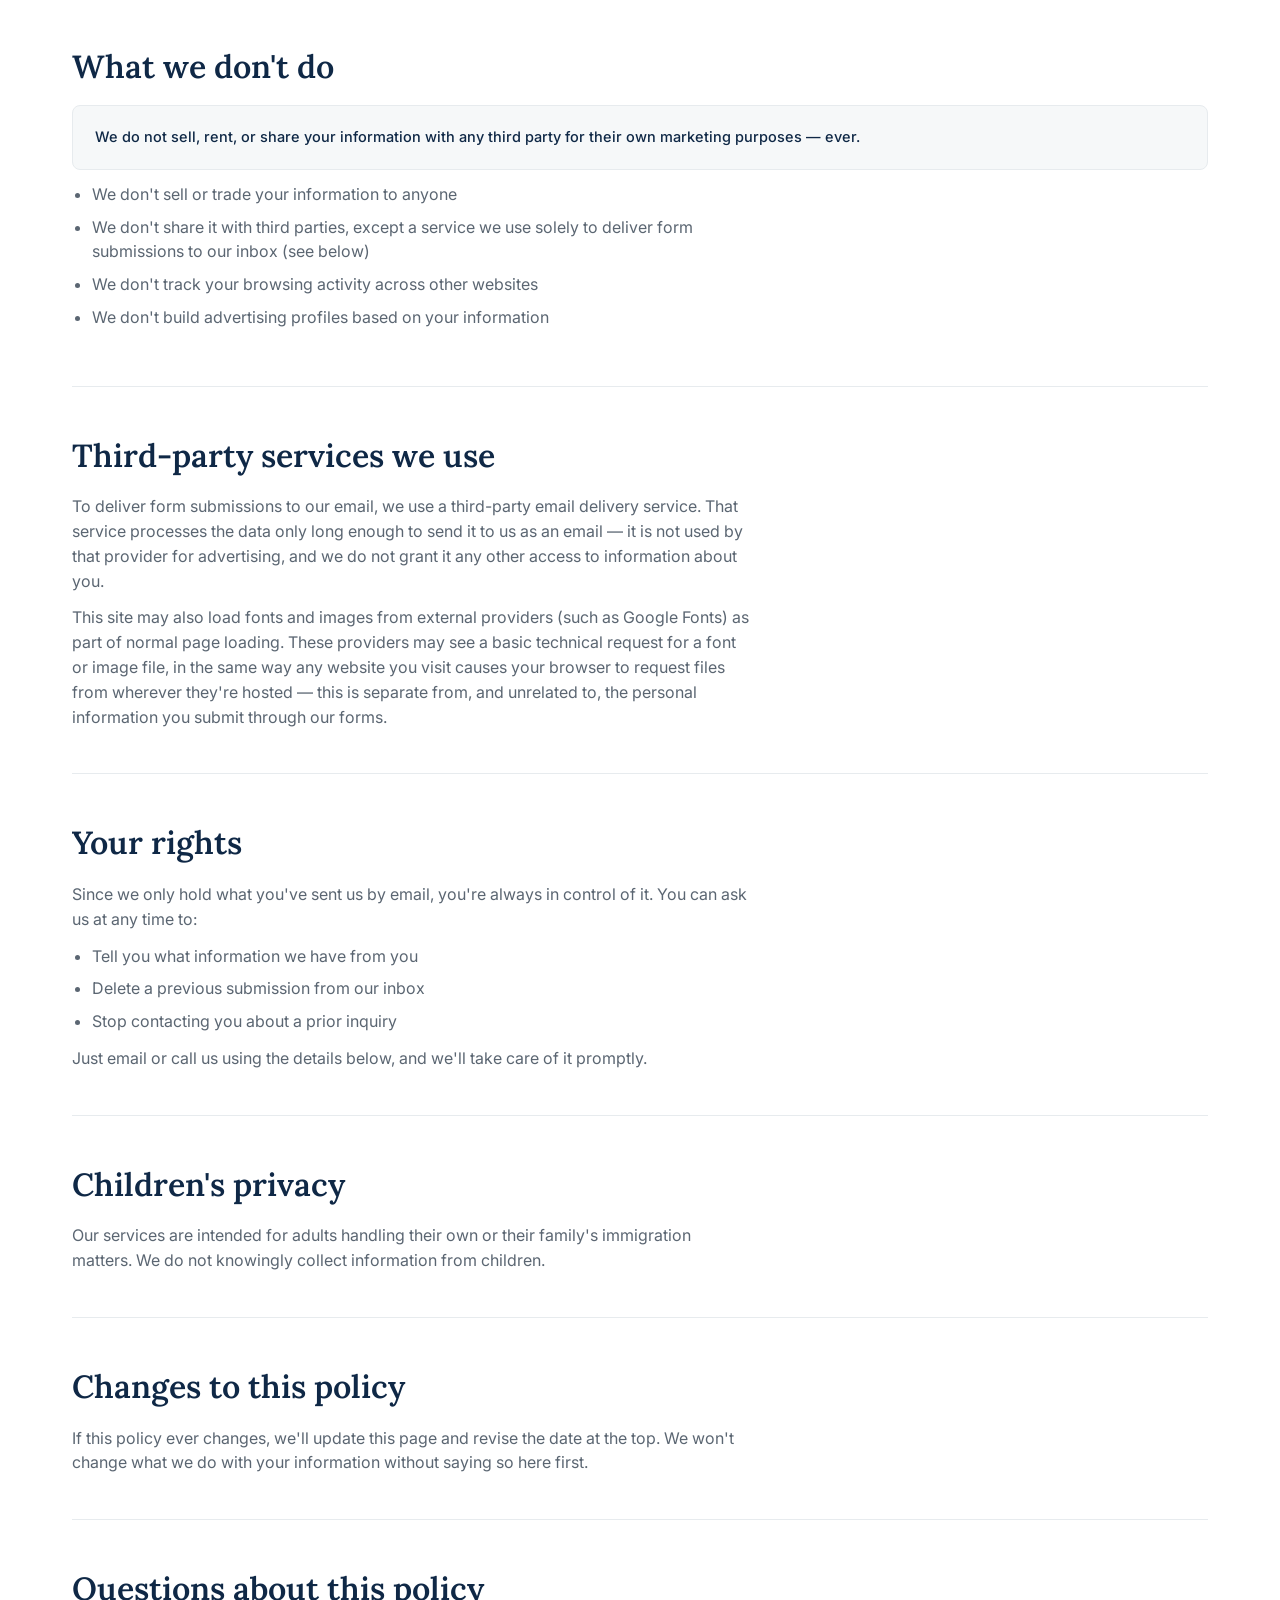
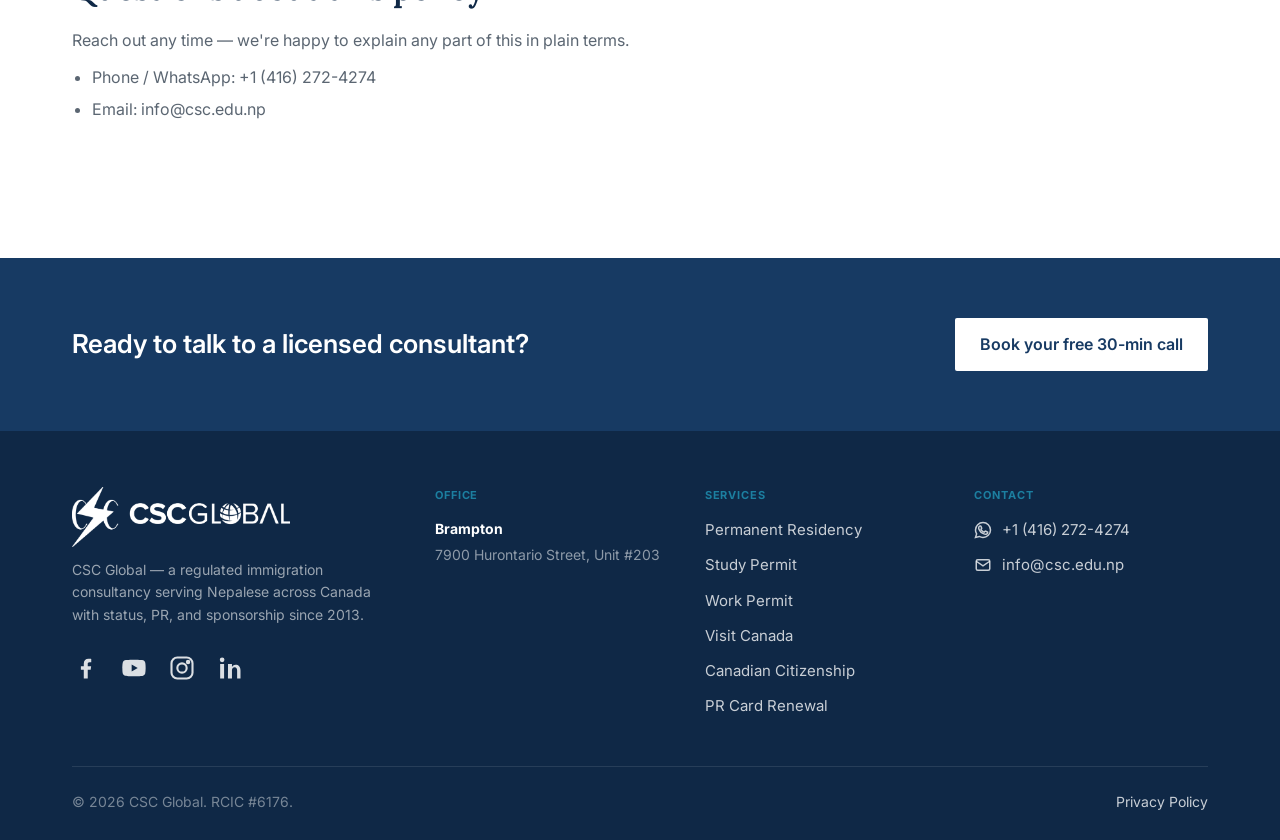
<file: privacy-policy.html>
<!doctype html>
<html lang="en">
  <head>
    <meta charset="UTF-8" />
    <meta name="viewport" content="width=device-width, initial-scale=1.0" />
    <title>Privacy Policy — CSC Global</title>
    <link rel="icon" type="image/x-icon" href="images/favicon_io/favicon.ico">
    <link rel="icon" type="image/png" sizes="32x32" href="images/favicon_io/favicon-32x32.png">
    <link rel="icon" type="image/png" sizes="16x16" href="images/favicon_io/favicon-16x16.png">
    <link rel="apple-touch-icon" sizes="180x180" href="images/favicon_io/apple-touch-icon.png">
    <meta
      name="description"
      content="Read the CSC Global Privacy Policy to learn how we protect and manage your personal details, documentation, and data throughout your immigration process."
    />
    <link rel="preconnect" href="https://fonts.googleapis.com" />
    <link href="https://fonts.googleapis.com/css2?family=Lora:wght@400;500;600;700&family=Inter:wght@400;500;600;700&display=swap" rel="stylesheet">
    <link rel="stylesheet" href="style.css" />
    <script src="script.js" defer></script>
  </head>
  <body>
    <header>
      <div class="topnav">
        <div class="wraptop">
          <a href="https://maps.app.goo.gl/wvsDpoKZYhp3jqah7" target="_blank" rel="noopener"
            ><div class="top-content">
              <img src="images/Icons/Location.webp" />
              <p>Brampton, 7900 Hurontario Street, Unit #203</p>
            </div></a
          >

          <div class="nav-right">
            <a href="https://wa.me/14162724274" target="_blank" rel="noopener"
              ><div class="top-content">
                <img src="images/Icons/Whatsapp.webp" />
                <p>+1 (416) 272-4274</p>
              </div></a
            >

            <a href="mailto:info@csc.edu.np" target="_blank" rel="noopener"
              ><div class="top-content">
                <img src="images/Icons/Gmail.webp" />
                <p>info@csc.edu.np</p>
              </div></a
            >
          </div>
        </div>
      </div>

      <div class="wrap nav">
        <a href="index.html" class="logo">
          <img src="images/Logo.png" alt="CSC Logo" />
        </a>
        <ul class="nav-links">
          <li><a href="about.html">About</a></li>
          <li><a href="services.html">Services</a></li>
          <li><a href="success-stories.html">Success stories</a></li>
          <li><a href="resources.html">Resources</a></li>
          <li><a href="contact.html">Contact</a></li>
        </ul>
        <div class="nav-right">
          <a href="eligibility.html" class="btn btn-outline nav-cta-desktop"
            >Check your eligibility</a
          >
          <button
            class="nav-toggle"
            id="navToggle"
            aria-label="Open menu"
            aria-expanded="false"
          >
            <span></span><span></span><span></span> <span></span><span></span
            ><span></span> <span></span><span></span><span></span>
          </button>
        </div>
      </div>
    </header>

    <div class="nav-scrim" id="navScrim"></div>

    <div class="mobile-nav" id="mobileNav">
      <button class="dot-x-btn" aria-label="Close">
        <span class="dot"></span>
        <span class="dot"></span>
        <span class="dot"></span>
        <span class="dot"></span>
        <span class="dot"></span>
      </button>
      <ul class="mobile-nav-links">
        <li><a href="about.html">About</a></li>
        <li><a href="services.html">Services</a></li>
        <li><a href="success-stories.html">Success stories</a></li>
        <li><a href="resources.html">Resources</a></li>
        <li><a href="contact.html">Contact</a></li>
      </ul>
      <a href="eligibility.html" class="btn btn-outline mobile-nav-cta">Check your eligibility</a>
    </div>

    <section class="page-hero">
      <div class="wrap">
        <div class="eyebrow">PRIVACY POLICY</div>
        <h1>Your privacy, plainly explained.</h1>
        <p class="lead">
          We keep this simple because it should be: the only personal information we
          receive is what you choose to type into one of our forms. Nothing more.
        </p>
      </div>
    </section>

    <section>
      <div class="wrap">
        <div class="policy-updated">Last updated: 2026</div>

        <div class="policy-section">
          <h2>What we collect</h2>
          <p>
            We only receive information when you submit it yourself, directly, through
            one of the forms on this site — the contact form or the free consultation
            booking form. That's the full list. We do not collect anything else about you.
          </p>
          <ul class="policy-list">
            <li>Your full name</li>
            <li>Your phone number or WhatsApp number</li>
            <li>Your email address</li>
            <li>The topic or service you selected (e.g. "Permanent Residency," "Work Permit")</li>
            <li>Any message or notes you choose to include</li>
            <li>If booking a call, your preferred time to speak</li>
          </ul>
        </div>

        <div class="policy-section">
          <h2>How your information reaches us</h2>
          <p>
            When you submit a form, its contents are sent directly to our team's email
            inbox. We do not maintain a separate database or CRM that stores your
            submission outside of that email — the form data goes to us, and that's where
            it stays, in the same place any email you sent us directly would land.
          </p>
        </div>

        <div class="policy-section">
          <h2>What we use it for</h2>
          <p>We use the information you submit for exactly one purpose: to respond to you.</p>
          <ul class="policy-list">
            <li>To reply to your question or message</li>
            <li>To confirm and prepare for a booked consultation</li>
            <li>To follow up if you've asked us to</li>
          </ul>
          <p>
            We do not use your information for advertising, and we do not add you to a
            marketing or newsletter list without you separately asking us to.
          </p>
        </div>

        <div class="policy-section">
          <h2>What we don't do</h2>
          <div class="policy-highlight">
            We do not sell, rent, or share your information with any third party for
            their own marketing purposes — ever.
          </div>
          <ul class="policy-list">
            <li>We don't sell or trade your information to anyone</li>
            <li>We don't share it with third parties, except a service we use solely to deliver form submissions to our inbox (see below)</li>
            <li>We don't track your browsing activity across other websites</li>
            <li>We don't build advertising profiles based on your information</li>
          </ul>
        </div>

        <div class="policy-section">
          <h2>Third-party services we use</h2>
          <p>
            To deliver form submissions to our email, we use a third-party email
            delivery service. That service processes the data only long enough to send
            it to us as an email — it is not used by that provider for advertising, and
            we do not grant it any other access to information about you.
          </p>
          <p>
            This site may also load fonts and images from external providers (such as
            Google Fonts) as part of normal page loading. These providers may see a
            basic technical request for a font or image file, in the same way any
            website you visit causes your browser to request files from wherever they're
            hosted — this is separate from, and unrelated to, the personal information
            you submit through our forms.
          </p>
        </div>

        <div class="policy-section">
          <h2>Your rights</h2>
          <p>
            Since we only hold what you've sent us by email, you're always in control of
            it. You can ask us at any time to:
          </p>
          <ul class="policy-list">
            <li>Tell you what information we have from you</li>
            <li>Delete a previous submission from our inbox</li>
            <li>Stop contacting you about a prior inquiry</li>
          </ul>
          <p>Just email or call us using the details below, and we'll take care of it promptly.</p>
        </div>

        <div class="policy-section">
          <h2>Children's privacy</h2>
          <p>
            Our services are intended for adults handling their own or their family's
            immigration matters. We do not knowingly collect information from children.
          </p>
        </div>

        <div class="policy-section">
          <h2>Changes to this policy</h2>
          <p>
            If this policy ever changes, we'll update this page and revise the date at
            the top. We won't change what we do with your information without saying so
            here first.
          </p>
        </div>

        <div class="policy-section">
          <h2>Questions about this policy</h2>
          <p>Reach out any time — we're happy to explain any part of this in plain terms.</p>
          <ul class="policy-list">
            <li>Phone / WhatsApp: +1 (416) 272-4274</a></li>
            <li>Email: info@csc.edu.np</a></li>
          </ul>
        </div>
      </div>
    </section>

    <div class="cta-banner" id="book">
      <div class="wrap cta-inner">
        <h2>Ready to talk to a licensed consultant?</h2>
        <a href="#book" class="btn">Book your free 30-min call</a>
      </div>
    </div>

    <footer>
      <div class="wrap">
        <div class="footer-grid">
          <div>
            <div class="logo">
              <img src="/images/Logo2.png" alt="CSC Logo" />
            </div>

            <p>
              CSC Global — a regulated immigration consultancy serving Nepalese
              across Canada with status, PR, and sponsorship since 2013.
            </p>
            <div class="social-links">
              <a href="https://www.facebook.com/cscglobalcanada/" aria-label="Facebook" target="_blank" rel="noopener">
                <svg viewBox="0 0 24 24" fill="currentColor">
                  <path d="M13.5 21v-7.5h2.5l.4-3H13.5V8.5c0-.9.25-1.5 1.55-1.5H16.5V4.3c-.3-.04-1.3-.13-2.4-.13-2.4 0-4 1.46-4 4.15V10.5H7.6v3h2.5V21h3.4z" />
                </svg>
              </a>
              <a href="https://www.youtube.com/@Canadastudycenterofficial" aria-label="YouTube" target="_blank" rel="noopener">
                <svg viewBox="0 0 24 24" fill="currentColor">
                  <path d="M22 12s0-3.2-.4-4.7c-.24-.9-.94-1.6-1.84-1.84C18.3 5 12 5 12 5s-6.3 0-7.76.46c-.9.24-1.6.94-1.84 1.84C2 8.8 2 12 2 12s0 3.2.4 4.7c.24.9.94 1.6 1.84 1.84C5.7 19 12 19 12 19s6.3 0 7.76-.46c.9-.24 1.6-.94 1.84-1.84.4-1.5.4-4.7.4-4.7zM10 15V9l5.2 3-5.2 3z" />
                </svg>
              </a>
              <a href="https://www.instagram.com/cscglobal_canada/" aria-label="Instagram" target="_blank" rel="noopener">
                <svg viewBox="0 0 24 24" fill="none" stroke="currentColor" stroke-width="1.8">
                  <rect x="3" y="3" width="18" height="18" rx="5" />
                  <circle cx="12" cy="12" r="4" />
                  <circle cx="17.2" cy="6.8" r="1" />
                </svg>
              </a>
              <a href="https://ca.linkedin.com/company/csc-global" aria-label="LinkedIn" target="_blank" rel="noopener">
                <svg viewBox="0 0 24 24" fill="currentColor">
                  <path d="M6.94 8.5H3.56V21h3.38V8.5zM5.25 3a2 2 0 100 4 2 2 0 000-4zM21 21v-6.9c0-3.3-1.76-4.84-4.1-4.84-1.9 0-2.75 1.04-3.22 1.78V8.5h-3.4c.04.96 0 12.5 0 12.5h3.4v-7c0-.37.03-.75.14-1.02.3-.75 1-1.53 2.16-1.53 1.52 0 2.13 1.16 2.13 2.86V21H21z" />
                </svg>
              </a>
            </div>
          </div>
          <div>
            <h4>Office</h4>
            <div class="office">
              <b>Brampton</b><span>7900 Hurontario Street, Unit #203</span>
            </div>
          </div>
          <div>
            <h4>Services</h4>
            <ul>
              <li><a href="services.html#pr">Permanent Residency</a></li>
              <li><a href="services.html#study">Study Permit</a></li>
              <li><a href="services.html#work">Work Permit</a></li>
              <li><a href="services.html#visit">Visit Canada</a></li>
              <li><a href="services.html#citizenship">Canadian Citizenship</a></li>
              <li><a href="services.html#pr-card">PR Card Renewal</a></li>
            </ul>
          </div>
          <div>
            <h4>Contact</h4>
            <ul>
              <li>
                <div class="icon">
                  <svg viewBox="0 0 24 24" fill="none" stroke="currentColor" stroke-width="2">
                    <path d="M17.5 14.4c-.3-.1-1.7-.8-2-.9-.3-.1-.5-.1-.7.1-.2.3-.7.9-.9 1.1-.2.2-.3.2-.6.1-.3-.1-1.2-.4-2.3-1.4-.9-.8-1.4-1.7-1.6-2-.2-.3 0-.5.1-.6.1-.1.3-.3.4-.5.1-.2.2-.3.3-.5.1-.2 0-.4 0-.5-.1-.1-.7-1.6-.9-2.2-.2-.5-.5-.5-.7-.5h-.6c-.2 0-.5.1-.8.4-.3.3-1 1-1 2.4s1.1 2.8 1.2 3c.1.2 2.1 3.2 5.1 4.5.7.3 1.3.5 1.7.6.7.2 1.4.2 1.9.1.6-.1 1.7-.7 2-1.4.2-.7.2-1.3.1-1.4-.1-.1-.3-.2-.6-.3z" />
                    <path d="M12 2C6.5 2 2 6.5 2 12c0 1.9.5 3.6 1.5 5.2L2 22l4.9-1.4C8.5 21.5 10.2 22 12 22c5.5 0 10-4.5 10-10S17.5 2 12 2z" />
                  </svg>
                </div>
                <a href="tel:+14162724274">+1 (416) 272-4274</a>
              </li>
              <li>
                <div class="icon">
                  <svg viewBox="0 0 24 24" fill="none" stroke="currentColor" stroke-width="2">
                    <path d="M4 4h16v16H4z" opacity="0" />
                    <path d="M3 7l9 6 9-6" />
                    <rect x="3" y="5" width="18" height="14" rx="2" />
                  </svg>
                </div>
                <a href="mailto:info@csc.edu.np">info@csc.edu.np</a>
              </li>
            </ul>
          </div>
        </div>
        <div class="bottom-bar">
          <span>© 2026 CSC Global. RCIC #6176.</span>
          <span>
            <a href="privacy-policy.html">Privacy Policy</a>
          </span>
        </div>
      </div>
    </footer>

    <div class="book-overlay" id="bookOverlay">
      <div class="book-frame-wrap">
        <button class="book-close" id="bookClose" aria-label="Close">&times;</button>
        <iframe id="bookIframe" src="" title="Book a consultation"></iframe>
      </div>
    </div>
    <button class="back-to-top" id="backToTop" aria-label="Back to top">
    <svg width="18" height="18" viewBox="0 0 18 18" fill="none">
      <path d="M9 15V3M9 3L3.5 8.5M9 3L14.5 8.5" stroke="currentColor" stroke-width="2" stroke-linecap="round"
        stroke-linejoin="round" />
    </svg>
  </button>
  </body>
</html>
</file>
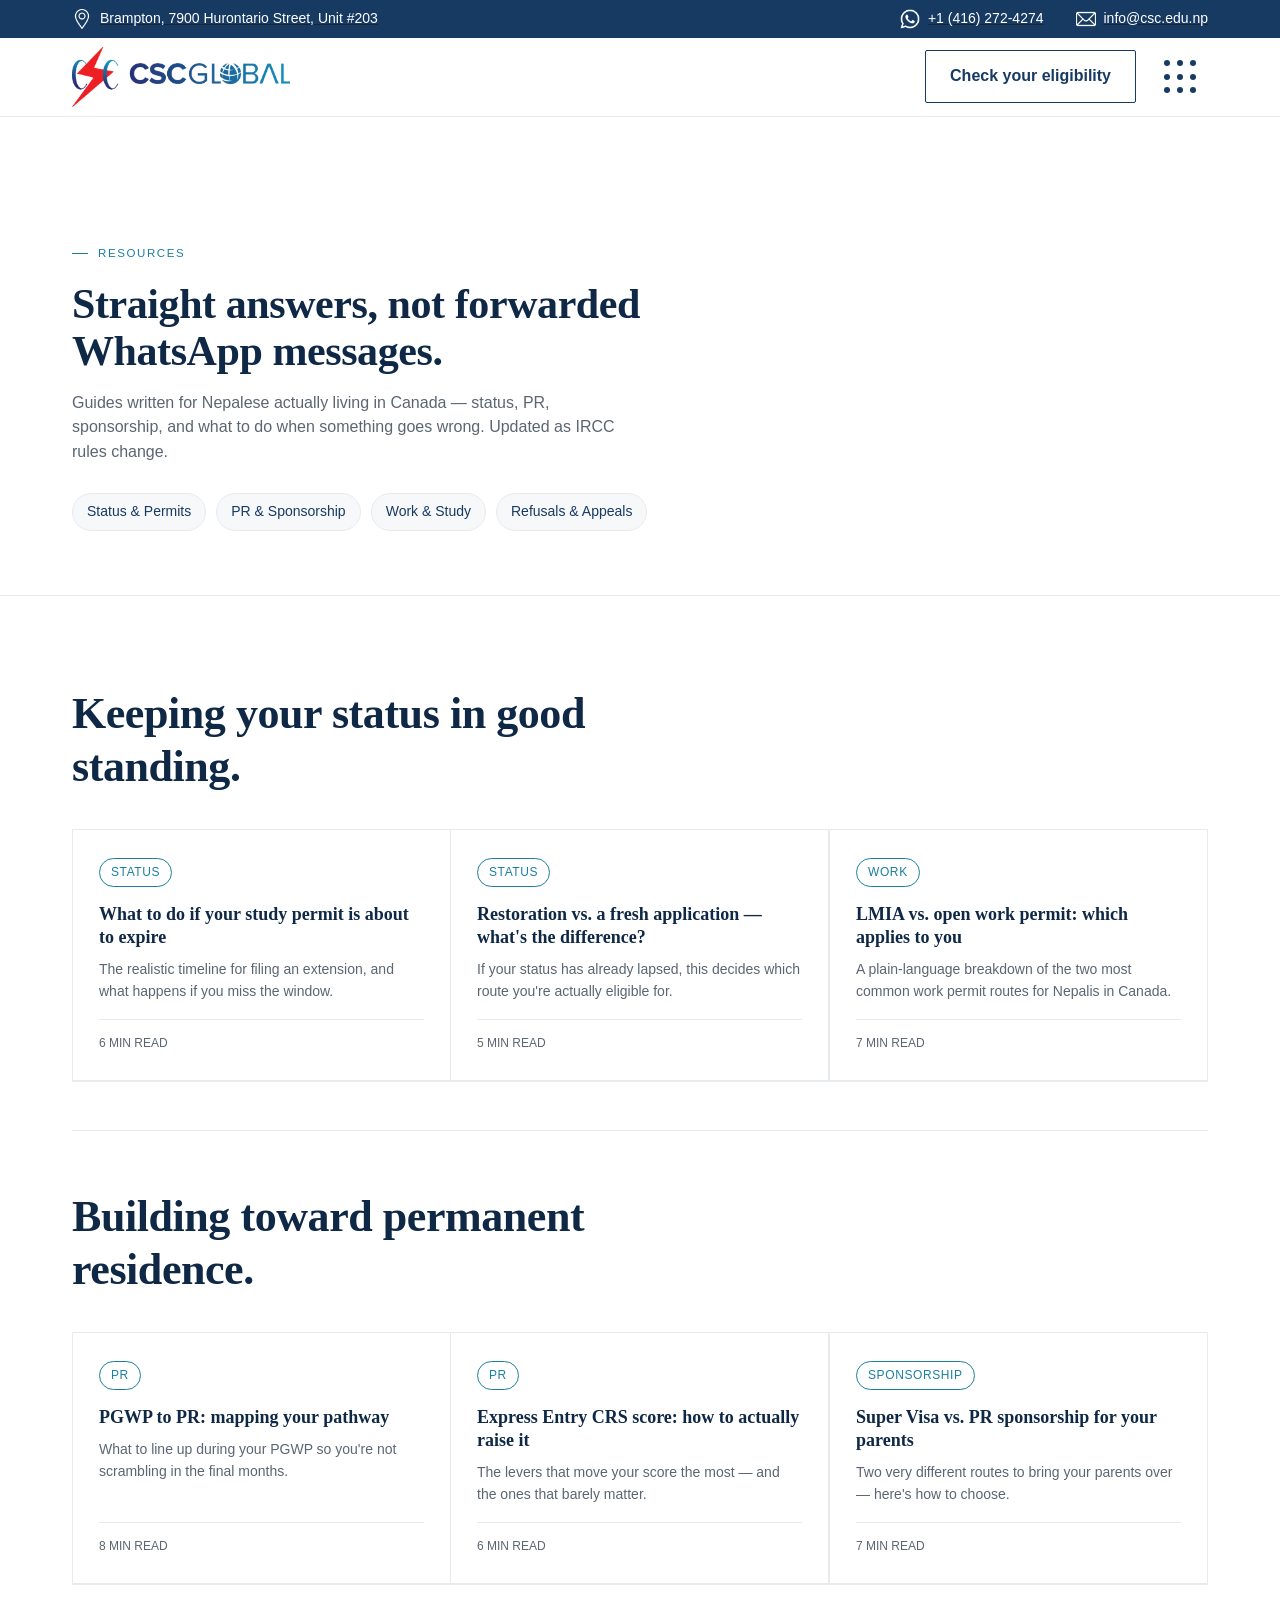
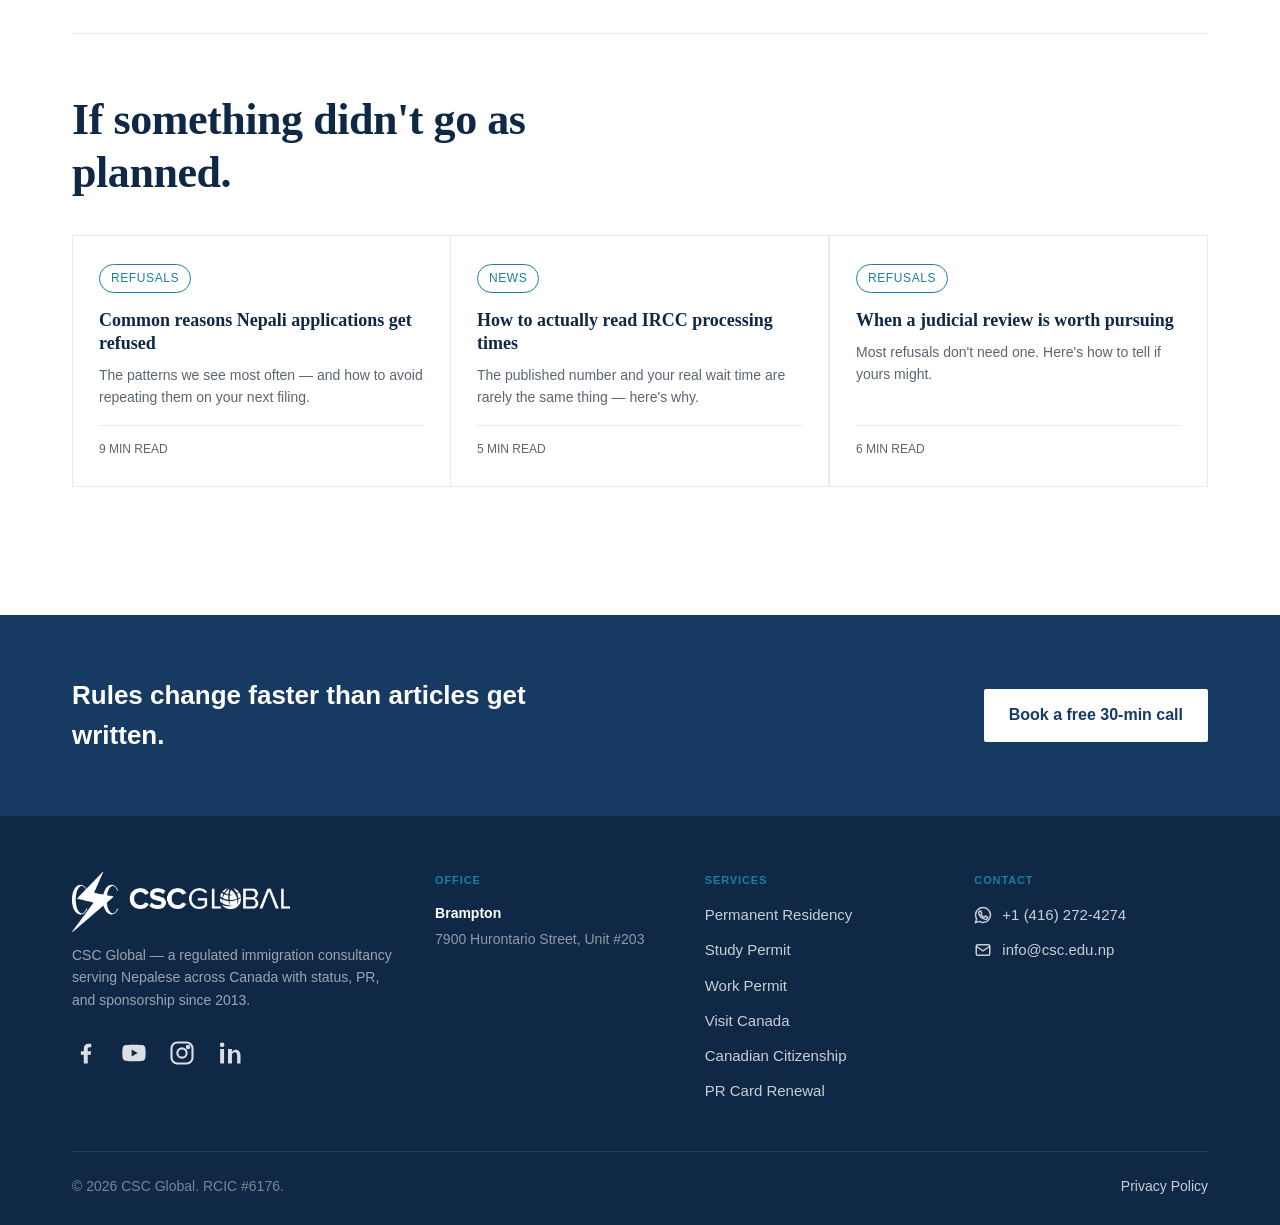
<file: resources.html>
<!doctype html>
<html lang="en">
  <head>
    <meta charset="UTF-8" />
    <meta name="viewport" content="width=device-width, initial-scale=1.0" />
    <title>Resources — CSC Global</title>
    <link rel="icon" type="image/x-icon" href="images/favicon_io/favicon.ico">
    <link rel="icon" type="image/png" sizes="32x32" href="images/favicon_io/favicon-32x32.png">
    <link rel="icon" type="image/png" sizes="16x16" href="images/favicon_io/favicon-16x16.png">
    <link rel="apple-touch-icon" sizes="180x180" href="images/favicon_io/apple-touch-icon.png">
    <meta
      name="description"
      content="Access free Canadian immigration guides, university partner updates, and resources curated for Nepalese applicants by CSC Global. Boost your application now!"
    />

    <link rel="preconnect" href="https://fonts.googleapis.com" />
    <link
      href="https://fonts.googleapis.com/css2?family=Work+Sans:wght@400;500;600;700&family=IBM+Plex+Mono:wght@400;500&display=swap"
      rel="stylesheet"
    />
    <link rel="stylesheet" href="style.css" />

    <script src="script.js" defer></script>
  </head>
  <body>
    <header>
      <div class="topnav">
        <div class="wraptop">
          <a href="https://maps.app.goo.gl/wvsDpoKZYhp3jqah7" target="_blank" rel="noopener"
            ><div class="top-content">
              <img src="images/Icons/Location.webp" />
              <p>Brampton, 7900 Hurontario Street, Unit #203</p>
            </div></a
          >

          <div class="nav-right">
            <a href="https://wa.me/14162724274" target="_blank" rel="noopener"
              ><div class="top-content">
                <img src="images/Icons/Whatsapp.webp" />
                <p>+1 (416) 272-4274</p>
              </div></a
            >

            <a href="mailto:info@csc.edu.np" target="_blank" rel="noopener"
              ><div class="top-content">
                <img src="images/Icons/Gmail.webp" />
                <p>info@csc.edu.np</p>
              </div></a
            >
          </div>
        </div>
      </div>

      <div class="wrap nav">
        <a href="index.html" class="logo">
          <img src="images/Logo.png" alt="CSC Logo" />
        </a>
        <ul class="nav-links">
          <li><a href="about.html">About</a></li>
          <li><a href="services.html">Services</a></li>
          <li><a href="success-stories.html">Success stories</a></li>
          <li><a href="resources.html">Resources</a></li>
          <li><a href="contact.html">Contact</a></li>
        </ul>
        <div class="nav-right">
          <a href="eligibility.html" class="btn btn-outline nav-cta-desktop"
            >Check your eligibility</a
          >
          <button
            class="nav-toggle"
            id="navToggle"
            aria-label="Open menu"
            aria-expanded="false"
          >
            <span></span><span></span><span></span> <span></span><span></span
            ><span></span> <span></span><span></span><span></span>
          </button>
        </div>
      </div>
    </header>

    <div class="nav-scrim" id="navScrim"></div>

    <div class="mobile-nav" id="mobileNav">
      <button class="dot-x-btn" aria-label="Close">
        <span class="dot"></span>
        <span class="dot"></span>
        <span class="dot"></span>
        <span class="dot"></span>
        <span class="dot"></span>
      </button>
      <ul class="mobile-nav-links">
        <li><a href="about.html">About</a></li>
        <li><a href="services.html">Services</a></li>
        <li><a href="success-stories.html">Success stories</a></li>
        <li><a href="resources.html">Resources</a></li>
        <li><a href="contact.html">Contact</a></li>
      </ul>
      <a href="eligibility.html" class="btn btn-outline mobile-nav-cta"
        >Check your eligibility</a
      >
    </div>

    <section class="page-hero">
      <div class="wrap">
        <div class="eyebrow">RESOURCES</div>
        <h1>Straight answers, not forwarded WhatsApp messages.</h1>
        <p class="lead">
          Guides written for Nepalese actually living in Canada — status, PR,
          sponsorship, and what to do when something goes wrong. Updated as IRCC
          rules change.
        </p>
        <div class="cat-chips">
          <span>Status &amp; Permits</span>
          <span>PR &amp; Sponsorship</span>
          <span>Work &amp; Study</span>
          <span>Refusals &amp; Appeals</span>
        </div>
      </div>
    </section>

    <section>
      <div class="wrap">
        <div class="resource-group" id="status-guides">
          <div class="section-head reveal">
            <!-- <div class="eyebrow">STATUS &amp; PERMITS</div> -->
            <h2>Keeping your status in good standing.</h2>
          </div>
          <div class="resource-grid">
            <div class="resource-card reveal" style="transition-delay: 0ms">
              <span class="resource-tag">STATUS</span>
              <h3>What to do if your study permit is about to expire</h3>
              <p>
                The realistic timeline for filing an extension, and what happens
                if you miss the window.
              </p>
              <div class="resource-meta">6 MIN READ</div>
            </div>
            <div class="resource-card reveal" style="transition-delay: 90ms">
              <span class="resource-tag">STATUS</span>
              <h3>
                Restoration vs. a fresh application — what's the difference?
              </h3>
              <p>
                If your status has already lapsed, this decides which route
                you're actually eligible for.
              </p>
              <div class="resource-meta">5 MIN READ</div>
            </div>
            <div class="resource-card reveal" style="transition-delay: 180ms">
              <span class="resource-tag">WORK</span>
              <h3>LMIA vs. open work permit: which applies to you</h3>
              <p>
                A plain-language breakdown of the two most common work permit
                routes for Nepalis in Canada.
              </p>
              <div class="resource-meta">7 MIN READ</div>
            </div>
          </div>
        </div>

        <div class="resource-group" id="pr-guides">
          <div class="section-head reveal">
            <!-- <div class="eyebrow">PR &amp; SPONSORSHIP</div> -->
            <h2>Building toward permanent residence.</h2>
          </div>
          <div class="resource-grid">
            <div class="resource-card reveal" style="transition-delay: 0ms">
              <span class="resource-tag">PR</span>
              <h3>PGWP to PR: mapping your pathway</h3>
              <p>
                What to line up during your PGWP so you're not scrambling in the
                final months.
              </p>
              <div class="resource-meta">8 MIN READ</div>
            </div>
            <div class="resource-card reveal" style="transition-delay: 90ms">
              <span class="resource-tag">PR</span>
              <h3>Express Entry CRS score: how to actually raise it</h3>
              <p>
                The levers that move your score the most — and the ones that
                barely matter.
              </p>
              <div class="resource-meta">6 MIN READ</div>
            </div>
            <div class="resource-card reveal" style="transition-delay: 180ms">
              <span class="resource-tag">SPONSORSHIP</span>
              <h3>Super Visa vs. PR sponsorship for your parents</h3>
              <p>
                Two very different routes to bring your parents over — here's
                how to choose.
              </p>
              <div class="resource-meta">7 MIN READ</div>
            </div>
          </div>
        </div>

        <div class="resource-group" id="refusal-guides">
          <div class="section-head reveal">
            <!-- <div class="eyebrow">REFUSALS &amp; APPEALS</div> -->
            <h2>If something didn't go as planned.</h2>
          </div>
          <div class="resource-grid">
            <div class="resource-card reveal" style="transition-delay: 0ms">
              <span class="resource-tag">REFUSALS</span>
              <h3>Common reasons Nepali applications get refused</h3>
              <p>
                The patterns we see most often — and how to avoid repeating them
                on your next filing.
              </p>
              <div class="resource-meta">9 MIN READ</div>
            </div>
            <div class="resource-card reveal" style="transition-delay: 90ms">
              <span class="resource-tag">NEWS</span>
              <h3>How to actually read IRCC processing times</h3>
              <p>
                The published number and your real wait time are rarely the same
                thing — here's why.
              </p>
              <div class="resource-meta">5 MIN READ</div>
            </div>
            <div class="resource-card reveal" style="transition-delay: 180ms">
              <span class="resource-tag">REFUSALS</span>
              <h3>When a judicial review is worth pursuing</h3>
              <p>
                Most refusals don't need one. Here's how to tell if yours might.
              </p>
              <div class="resource-meta">6 MIN READ</div>
            </div>
          </div>
        </div>
      </div>
    </section>

    <div class="cta-banner" id="book">
      <div class="wrap cta-inner reveal">
        <h2>Rules change faster than articles get written.</h2>
        <a href="#book" class="btn">Book a free 30-min call</a>
      </div>
    </div>

    <footer>
      <div class="wrap">
        <div class="footer-grid">
          <div>
            
              <div class="logo">
                <img src="/images/Logo2.png" alt="CSC Logo" />
              </div>
            
            <p>
              CSC Global — a regulated immigration consultancy serving Nepalese
              across Canada with status, PR, and sponsorship since 2013.
            </p>
            <div class="social-links">
  <a href="https://www.facebook.com/cscglobalcanada/" aria-label="Facebook" target="_blank" rel="noopener">
    <svg viewBox="0 0 24 24" fill="currentColor"><path d="M13.5 21v-7.5h2.5l.4-3H13.5V8.5c0-.9.25-1.5 1.55-1.5H16.5V4.3c-.3-.04-1.3-.13-2.4-.13-2.4 0-4 1.46-4 4.15V10.5H7.6v3h2.5V21h3.4z"/></svg>
  </a>
  <a href="https://www.youtube.com/@Canadastudycenterofficial" aria-label="YouTube" target="_blank" rel="noopener">
    <svg viewBox="0 0 24 24" fill="currentColor"><path d="M22 12s0-3.2-.4-4.7c-.24-.9-.94-1.6-1.84-1.84C18.3 5 12 5 12 5s-6.3 0-7.76.46c-.9.24-1.6.94-1.84 1.84C2 8.8 2 12 2 12s0 3.2.4 4.7c.24.9.94 1.6 1.84 1.84C5.7 19 12 19 12 19s6.3 0 7.76-.46c.9-.24 1.6-.94 1.84-1.84.4-1.5.4-4.7.4-4.7zM10 15V9l5.2 3-5.2 3z"/></svg>
  </a>
  <a href="https://www.instagram.com/cscglobal_canada/" aria-label="Instagram" target="_blank" rel="noopener">
    <svg viewBox="0 0 24 24" fill="none" stroke="currentColor" stroke-width="1.8"><rect x="3" y="3" width="18" height="18" rx="5"/><circle cx="12" cy="12" r="4"/><circle cx="17.2" cy="6.8" r="1"/></svg>
  </a>
  <a href="https://ca.linkedin.com/company/csc-global" aria-label="LinkedIn" target="_blank" rel="noopener">
    <svg viewBox="0 0 24 24" fill="currentColor"><path d="M6.94 8.5H3.56V21h3.38V8.5zM5.25 3a2 2 0 100 4 2 2 0 000-4zM21 21v-6.9c0-3.3-1.76-4.84-4.1-4.84-1.9 0-2.75 1.04-3.22 1.78V8.5h-3.4c.04.96 0 12.5 0 12.5h3.4v-7c0-.37.03-.75.14-1.02.3-.75 1-1.53 2.16-1.53 1.52 0 2.13 1.16 2.13 2.86V21H21z"/></svg>
  </a>
</div>
          </div>
          <div>
            <h4>Office</h4>
            <div class="office">
              <b>Brampton</b><span>7900 Hurontario Street, Unit #203</span>
            </div>
          </div>
          <div>
            <h4>Services</h4>
             <ul>
              <li><a href="services.html#pr">Permanent Residency</a></li>
              <li><a href="services.html#study">Study Permit</a></li>
              <li><a href="services.html#work">Work Permit</a></li>
              <li><a href="services.html#visit">Visit Canada</a></li>
              <li><a href="services.html#citizenship">Canadian Citizenship</a></li>
              <li><a href="services.html#pr-card">PR Card Renewal</a></li>
            </ul>
          </div>
          <div>
            <h4>Contact</h4>
            <ul>
              <li><div class="icon">
                <svg
                  viewBox="0 0 24 24"
                  fill="none"
                  stroke="currentColor"
                  stroke-width="2"
                >
                  <path
                    d="M17.5 14.4c-.3-.1-1.7-.8-2-.9-.3-.1-.5-.1-.7.1-.2.3-.7.9-.9 1.1-.2.2-.3.2-.6.1-.3-.1-1.2-.4-2.3-1.4-.9-.8-1.4-1.7-1.6-2-.2-.3 0-.5.1-.6.1-.1.3-.3.4-.5.1-.2.2-.3.3-.5.1-.2 0-.4 0-.5-.1-.1-.7-1.6-.9-2.2-.2-.5-.5-.5-.7-.5h-.6c-.2 0-.5.1-.8.4-.3.3-1 1-1 2.4s1.1 2.8 1.2 3c.1.2 2.1 3.2 5.1 4.5.7.3 1.3.5 1.7.6.7.2 1.4.2 1.9.1.6-.1 1.7-.7 2-1.4.2-.7.2-1.3.1-1.4-.1-.1-.3-.2-.6-.3z"
                  />
                  <path
                    d="M12 2C6.5 2 2 6.5 2 12c0 1.9.5 3.6 1.5 5.2L2 22l4.9-1.4C8.5 21.5 10.2 22 12 22c5.5 0 10-4.5 10-10S17.5 2 12 2z"
                  />
                </svg>
              </div><a>+1 (416) 272-4274</a></li>
              <li><div class="icon">
                <svg
                  viewBox="0 0 24 24"
                  fill="none"
                  stroke="currentColor"
                  stroke-width="2"
                >
                  <path d="M4 4h16v16H4z" opacity="0" />
                  <path d="M3 7l9 6 9-6" />
                  <rect x="3" y="5" width="18" height="14" rx="2" />
                </svg>
              </div><a>info@csc.edu.np</a></li>
            </ul>
          </div>
        </div>
        <div class="bottom-bar">
          <span>© 2026 CSC Global. RCIC #6176.</span>
          <span>
            <a href="privacy-policy.html">Privacy Policy</a>
          </span>
        </div>
      </div>
    </footer>

    <div class="book-overlay" id="bookOverlay">
      <div class="book-frame-wrap">
        <button class="book-close" id="bookClose" aria-label="Close">
          &times;
        </button>
        <iframe id="bookIframe" src="" title="Book a consultation"></iframe>
      </div>
    </div>
    <button class="back-to-top" id="backToTop" aria-label="Back to top">
  <svg width="18" height="18" viewBox="0 0 18 18" fill="none">
    <path d="M9 15V3M9 3L3.5 8.5M9 3L14.5 8.5" stroke="currentColor" stroke-width="2" stroke-linecap="round" stroke-linejoin="round"/>
  </svg>
</button>
  </body>
</html>
</file>
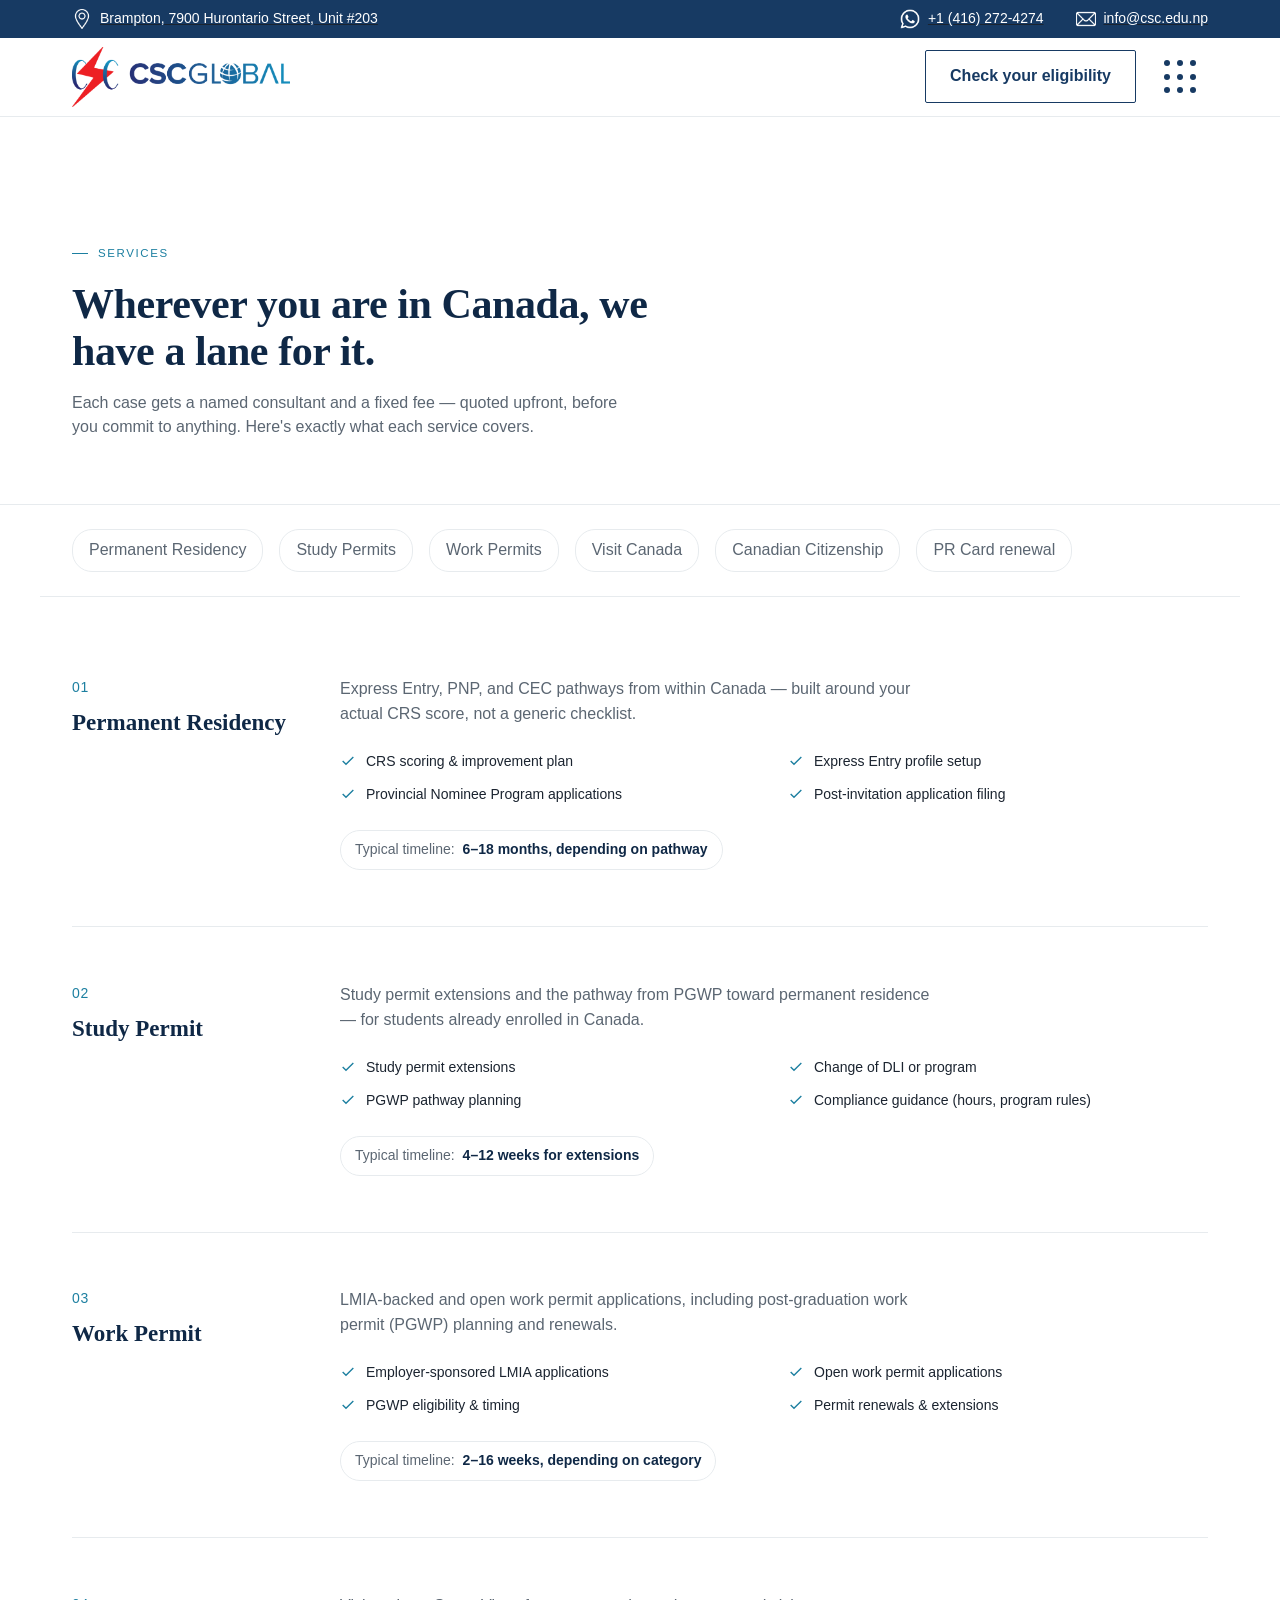
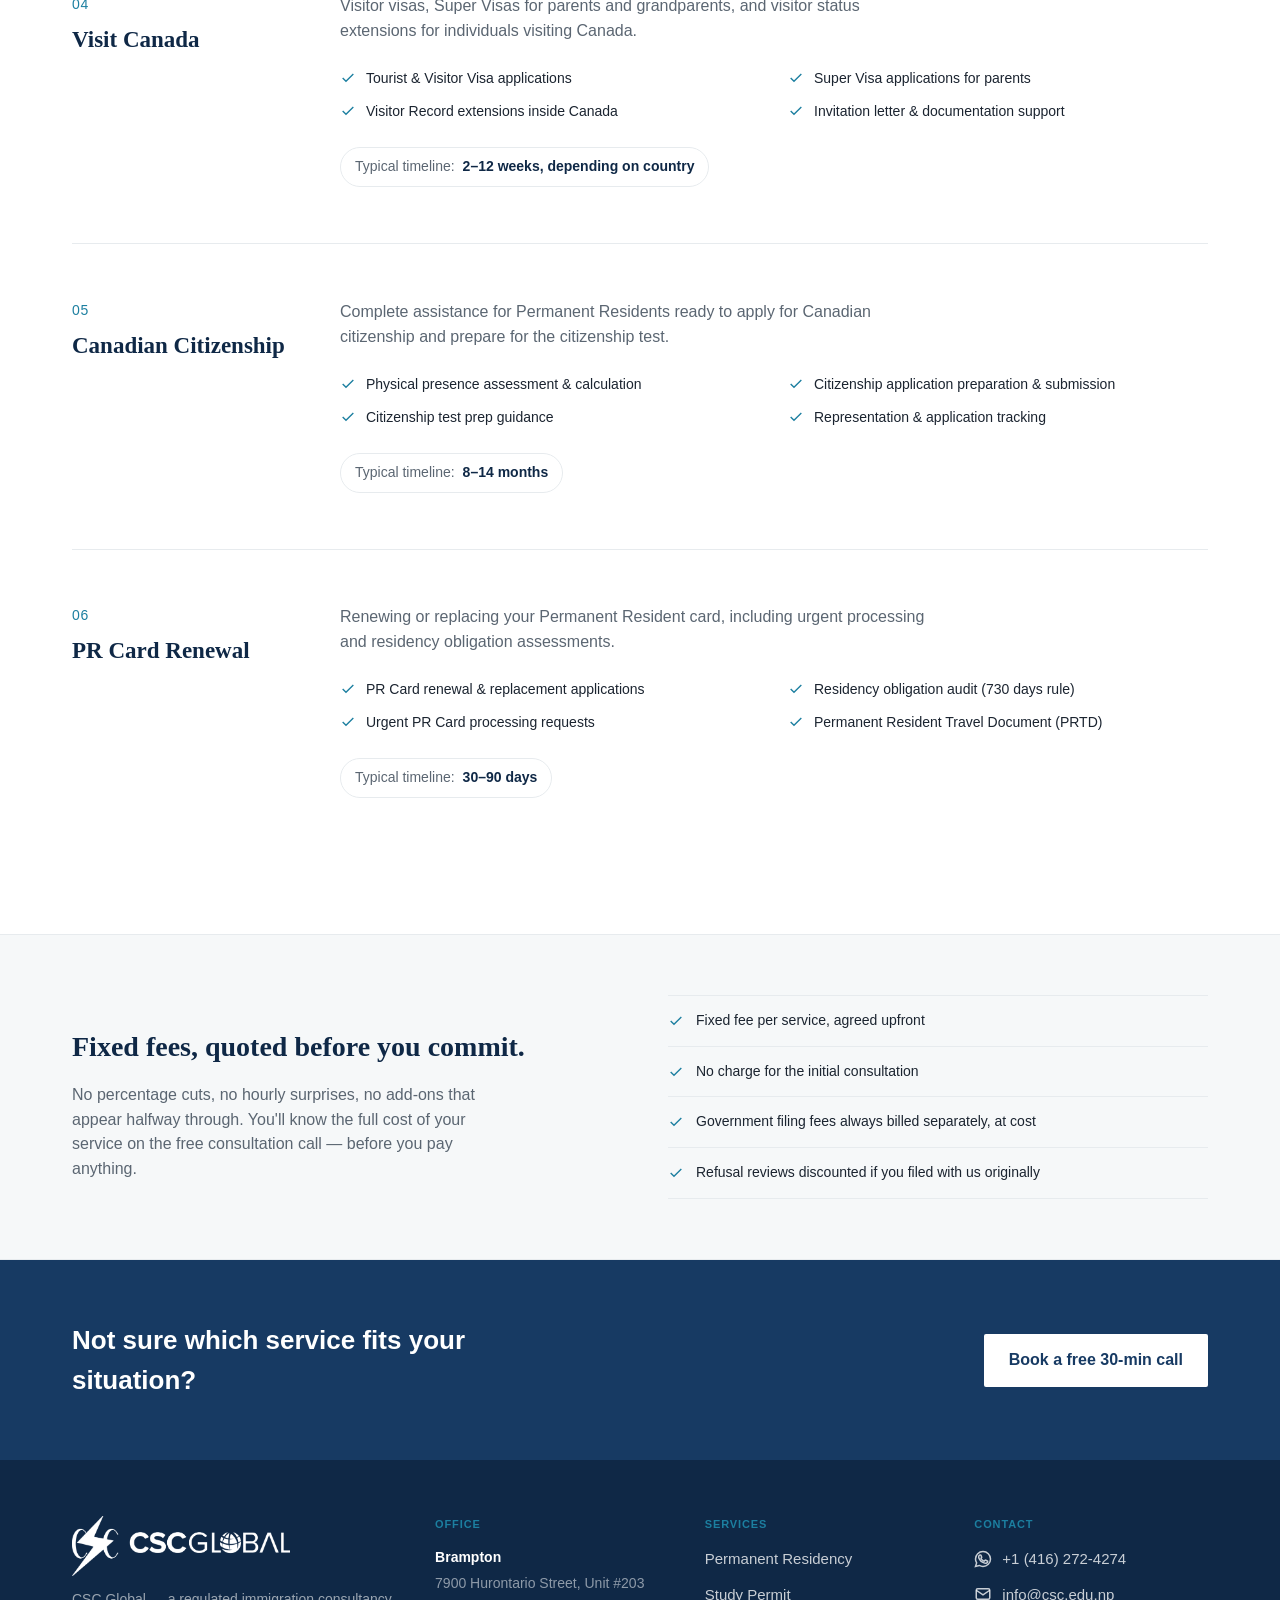
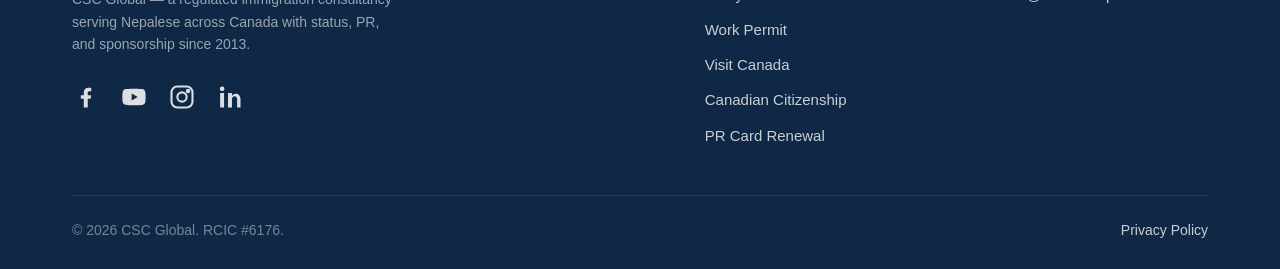
<file: services.html>
<!doctype html>
<html lang="en">
  <head>
    <meta charset="UTF-8" />
    <meta name="viewport" content="width=device-width, initial-scale=1.0" />
    <title>Services — CSC Global</title>
    <link rel="icon" type="image/x-icon" href="images/favicon_io/favicon.ico">
    <link rel="icon" type="image/png" sizes="32x32" href="images/favicon_io/favicon-32x32.png">
    <link rel="icon" type="image/png" sizes="16x16" href="images/favicon_io/favicon-16x16.png">
    <link rel="apple-touch-icon" sizes="180x180" href="images/favicon_io/apple-touch-icon.png">
    <meta
      name="description"
      content="Explore Canadian immigration services by CSC Global. From study and work permits to PR, citizenship, and sponsorships, get expert RCIC guidance. Learn more!"
    />
    <link rel="preconnect" href="https://fonts.googleapis.com" />
    <link
      href="https://fonts.googleapis.com/css2?family=Work+Sans:wght@400;500;600;700&family=IBM+Plex+Mono:wght@400;500&display=swap"
      rel="stylesheet"
    />
    <link rel="stylesheet" href="style.css" />

    <script src="script.js" defer></script>
  </head>
  <body>
    <header>
      <div class="topnav">
        <div class="wraptop">
          <a href="https://maps.app.goo.gl/wvsDpoKZYhp3jqah7" target="_blank" rel="noopener"
            ><div class="top-content">
              <img src="images/Icons/Location.webp" />
              <p>Brampton, 7900 Hurontario Street, Unit #203</p>
            </div></a
          >

          <div class="nav-right">
            <a href="https://wa.me/14162724274" target="_blank" rel="noopener"
              ><div class="top-content">
                <img src="images/Icons/Whatsapp.webp" />
                <p>+1 (416) 272-4274</p>
              </div></a
            >

            <a href="mailto:info@csc.edu.np" target="_blank" rel="noopener"
              ><div class="top-content">
                <img src="images/Icons/Gmail.webp" />
                <p>info@csc.edu.np</p>
              </div></a
            >
          </div>
        </div>
      </div>

      <div class="wrap nav">
        <a href="index.html" class="logo">
          <img src="images/Logo.png" alt="CSC Logo" />
        </a>
        <ul class="nav-links">
          <li><a href="about.html">About</a></li>
          <li><a href="services.html">Services</a></li>
          <li><a href="success-stories.html">Success stories</a></li>
          <li><a href="resources.html">Resources</a></li>
          <li><a href="contact.html">Contact</a></li>
        </ul>
        <div class="nav-right">
          <a href="eligibility.html" class="btn btn-outline nav-cta-desktop"
            >Check your eligibility</a
          >
          <button
            class="nav-toggle"
            id="navToggle"
            aria-label="Open menu"
            aria-expanded="false"
          >
            <span></span><span></span><span></span> <span></span><span></span
            ><span></span> <span></span><span></span><span></span>
          </button>
        </div>
      </div>
    </header>

    <div class="nav-scrim" id="navScrim"></div>

    <div class="mobile-nav" id="mobileNav">
      <button class="dot-x-btn" aria-label="Close">
        <span class="dot"></span>
        <span class="dot"></span>
        <span class="dot"></span>
        <span class="dot"></span>
        <span class="dot"></span>
      </button>
      <ul class="mobile-nav-links">
        <li><a href="about.html">About</a></li>
        <li><a href="services.html">Services</a></li>
        <li><a href="success-stories.html">Success stories</a></li>
        <li><a href="resources.html">Resources</a></li>
        <li><a href="contact.html">Contact</a></li>
      </ul>
      <a href="eligibility.html" class="btn btn-outline mobile-nav-cta">Check your eligibility</a>
    </div>

    <section class="page-hero">
      <div class="wrap">
        <div class="eyebrow">SERVICES</div>
        <h1>Wherever you are in Canada, we have a lane for it.</h1>
        <p class="lead">
          Each case gets a named consultant and a fixed fee — quoted upfront,
          before you commit to anything. Here's exactly what each service
          covers.
        </p>
      </div>
    </section>

    <div class="wrap jump-nav">
      <a href="#pr">Permanent Residency</a>
      <a href="#study">Study Permits</a>
      <a href="#work">Work Permits</a>
      <a href="#visit">Visit Canada</a>
      <a href="#citizenship">Canadian Citizenship</a>
      <a href="#pr-card">PR Card renewal</a>
    </div>

    <section>
      <div class="wrap">
        <div class="service-block reveal" id="pr">
          <div class="service-side">
            <div class="service-num">01</div>
            <h3>Permanent Residency</h3>
          </div>
          <div class="service-body">
            <p class="desc">
              Express Entry, PNP, and CEC pathways from within Canada — built
              around your actual CRS score, not a generic checklist.
            </p>
            <div class="service-included">
              <div>
                <svg viewBox="0 0 24 24" fill="none" stroke="#1C7FA0" stroke-width="2">
                  <path d="M20 6L9 17l-5-5" />
                </svg>
                CRS scoring &amp; improvement plan
              </div>
              <div>
                <svg viewBox="0 0 24 24" fill="none" stroke="#1C7FA0" stroke-width="2">
                  <path d="M20 6L9 17l-5-5" />
                </svg>
                Express Entry profile setup
              </div>
              <div>
                <svg viewBox="0 0 24 24" fill="none" stroke="#1C7FA0" stroke-width="2">
                  <path d="M20 6L9 17l-5-5" />
                </svg>
                Provincial Nominee Program applications
              </div>
              <div>
                <svg viewBox="0 0 24 24" fill="none" stroke="#1C7FA0" stroke-width="2">
                  <path d="M20 6L9 17l-5-5" />
                </svg>
                Post-invitation application filing
              </div>
            </div>
            <div class="service-timeline">
              Typical timeline: <b>6–18 months, depending on pathway</b>
            </div>
          </div>
        </div>

        <div class="service-block reveal" id="study">
          <div class="service-side">
            <div class="service-num">02</div>
            <h3>Study Permit</h3>
          </div>
          <div class="service-body">
            <p class="desc">
              Study permit extensions and the pathway from PGWP toward permanent
              residence — for students already enrolled in Canada.
            </p>
            <div class="service-included">
              <div>
                <svg viewBox="0 0 24 24" fill="none" stroke="#1C7FA0" stroke-width="2">
                  <path d="M20 6L9 17l-5-5" />
                </svg>
                Study permit extensions
              </div>
              <div>
                <svg viewBox="0 0 24 24" fill="none" stroke="#1C7FA0" stroke-width="2">
                  <path d="M20 6L9 17l-5-5" />
                </svg>
                Change of DLI or program
              </div>
              <div>
                <svg viewBox="0 0 24 24" fill="none" stroke="#1C7FA0" stroke-width="2">
                  <path d="M20 6L9 17l-5-5" />
                </svg>
                PGWP pathway planning
              </div>
              <div>
                <svg viewBox="0 0 24 24" fill="none" stroke="#1C7FA0" stroke-width="2">
                  <path d="M20 6L9 17l-5-5" />
                </svg>
                Compliance guidance (hours, program rules)
              </div>
            </div>
            <div class="service-timeline">
              Typical timeline: <b>4–12 weeks for extensions</b>
            </div>
          </div>
        </div>

        <div class="service-block reveal" id="work">
          <div class="service-side">
            <div class="service-num">03</div>
            <h3>Work Permit</h3>
          </div>
          <div class="service-body">
            <p class="desc">
              LMIA-backed and open work permit applications, including
              post-graduation work permit (PGWP) planning and renewals.
            </p>
            <div class="service-included">
              <div>
                <svg viewBox="0 0 24 24" fill="none" stroke="#1C7FA0" stroke-width="2">
                  <path d="M20 6L9 17l-5-5" />
                </svg>
                Employer-sponsored LMIA applications
              </div>
              <div>
                <svg viewBox="0 0 24 24" fill="none" stroke="#1C7FA0" stroke-width="2">
                  <path d="M20 6L9 17l-5-5" />
                </svg>
                Open work permit applications
              </div>
              <div>
                <svg viewBox="0 0 24 24" fill="none" stroke="#1C7FA0" stroke-width="2">
                  <path d="M20 6L9 17l-5-5" />
                </svg>
                PGWP eligibility &amp; timing
              </div>
              <div>
                <svg viewBox="0 0 24 24" fill="none" stroke="#1C7FA0" stroke-width="2">
                  <path d="M20 6L9 17l-5-5" />
                </svg>
                Permit renewals &amp; extensions
              </div>
            </div>
            <div class="service-timeline">
              Typical timeline: <b>2–16 weeks, depending on category</b>
            </div>
          </div>
        </div>

        <div class="service-block reveal" id="visit">
          <div class="service-side">
            <div class="service-num">04</div>
            <h3>Visit Canada</h3>
          </div>
          <div class="service-body">
            <p class="desc">
              Visitor visas, Super Visas for parents and grandparents, and visitor 
              status extensions for individuals visiting Canada.
            </p>
            <div class="service-included">
              <div>
                <svg viewBox="0 0 24 24" fill="none" stroke="#1C7FA0" stroke-width="2">
                  <path d="M20 6L9 17l-5-5" />
                </svg>
                Tourist &amp; Visitor Visa applications
              </div>
              <div>
                <svg viewBox="0 0 24 24" fill="none" stroke="#1C7FA0" stroke-width="2">
                  <path d="M20 6L9 17l-5-5" />
                </svg>
                Super Visa applications for parents
              </div>
              <div>
                <svg viewBox="0 0 24 24" fill="none" stroke="#1C7FA0" stroke-width="2">
                  <path d="M20 6L9 17l-5-5" />
                </svg>
                Visitor Record extensions inside Canada
              </div>
              <div>
                <svg viewBox="0 0 24 24" fill="none" stroke="#1C7FA0" stroke-width="2">
                  <path d="M20 6L9 17l-5-5" />
                </svg>
                Invitation letter &amp; documentation support
              </div>
            </div>
            <div class="service-timeline">
              Typical timeline: <b>2–12 weeks, depending on country</b>
            </div>
          </div>
        </div>

        <div class="service-block reveal" id="citizenship">
          <div class="service-side">
            <div class="service-num">05</div>
            <h3>Canadian Citizenship</h3>
          </div>
          <div class="service-body">
            <p class="desc">
              Complete assistance for Permanent Residents ready to apply for 
              Canadian citizenship and prepare for the citizenship test.
            </p>
            <div class="service-included">
              <div>
                <svg viewBox="0 0 24 24" fill="none" stroke="#1C7FA0" stroke-width="2">
                  <path d="M20 6L9 17l-5-5" />
                </svg>
                Physical presence assessment &amp; calculation
              </div>
              <div>
                <svg viewBox="0 0 24 24" fill="none" stroke="#1C7FA0" stroke-width="2">
                  <path d="M20 6L9 17l-5-5" />
                </svg>
                Citizenship application preparation &amp; submission
              </div>
              <div>
                <svg viewBox="0 0 24 24" fill="none" stroke="#1C7FA0" stroke-width="2">
                  <path d="M20 6L9 17l-5-5" />
                </svg>
                Citizenship test prep guidance
              </div>
              <div>
                <svg viewBox="0 0 24 24" fill="none" stroke="#1C7FA0" stroke-width="2">
                  <path d="M20 6L9 17l-5-5" />
                </svg>
                Representation &amp; application tracking
              </div>
            </div>
            <div class="service-timeline">
              Typical timeline: <b>8–14 months</b>
            </div>
          </div>
        </div>

        <div class="service-block reveal" id="pr-card">
          <div class="service-side">
            <div class="service-num">06</div>
            <h3>PR Card Renewal</h3>
          </div>
          <div class="service-body">
            <p class="desc">
              Renewing or replacing your Permanent Resident card, including 
              urgent processing and residency obligation assessments.
            </p>
            <div class="service-included">
              <div>
                <svg viewBox="0 0 24 24" fill="none" stroke="#1C7FA0" stroke-width="2">
                  <path d="M20 6L9 17l-5-5" />
                </svg>
                PR Card renewal &amp; replacement applications
              </div>
              <div>
                <svg viewBox="0 0 24 24" fill="none" stroke="#1C7FA0" stroke-width="2">
                  <path d="M20 6L9 17l-5-5" />
                </svg>
                Residency obligation audit (730 days rule)
              </div>
              <div>
                <svg viewBox="0 0 24 24" fill="none" stroke="#1C7FA0" stroke-width="2">
                  <path d="M20 6L9 17l-5-5" />
                </svg>
                Urgent PR Card processing requests
              </div>
              <div>
                <svg viewBox="0 0 24 24" fill="none" stroke="#1C7FA0" stroke-width="2">
                  <path d="M20 6L9 17l-5-5" />
                </svg>
                Permanent Resident Travel Document (PRTD)
              </div>
            </div>
            <div class="service-timeline">
              Typical timeline: <b>30–90 days</b>
            </div>
          </div>
        </div>
      </div>
    </section>

    <div class="pricing-note">
      <div class="wrap ktm">
        <div class="pricing-grid">
          <div>
            <h2 style="margin-top: 14px">
              Fixed fees, quoted before you commit.
            </h2>
            <p>
              No percentage cuts, no hourly surprises, no add-ons that appear
              halfway through. You'll know the full cost of your service on the
              free consultation call — before you pay anything.
            </p>
          </div>
          <div class="pricing-list">
            <div class="pricing-item reveal" style="transition-delay: 0ms">
              <svg viewBox="0 0 24 24" fill="none" stroke="currentColor" stroke-width="2">
                <path d="M20 6L9 17l-5-5" />
              </svg>
              Fixed fee per service, agreed upfront
            </div>
            <div class="pricing-item reveal" style="transition-delay: 90ms">
              <svg viewBox="0 0 24 24" fill="none" stroke="currentColor" stroke-width="2">
                <path d="M20 6L9 17l-5-5" />
              </svg>
              No charge for the initial consultation
            </div>
            <div class="pricing-item reveal" style="transition-delay: 180ms">
              <svg viewBox="0 0 24 24" fill="none" stroke="currentColor" stroke-width="2">
                <path d="M20 6L9 17l-5-5" />
              </svg>
              Government filing fees always billed separately, at cost
            </div>
            <div class="pricing-item reveal" style="transition-delay: 270ms">
              <svg viewBox="0 0 24 24" fill="none" stroke="currentColor" stroke-width="2">
                <path d="M20 6L9 17l-5-5" />
              </svg>
              Refusal reviews discounted if you filed with us originally
            </div>
          </div>
        </div>
      </div>
    </div>

    <div class="cta-banner" id="book">
      <div class="wrap cta-inner reveal">
        <h2>Not sure which service fits your situation?</h2>
        <a href="#book" class="btn">Book a free 30-min call</a>
      </div>
    </div>

    <footer>
      <div class="wrap">
        <div class="footer-grid">
          <div>
            
              <div class="logo">
                <img src="/images/Logo2.png" alt="CSC Logo" />
              </div>
           
            <p>
              CSC Global — a regulated immigration consultancy serving Nepalese
              across Canada with status, PR, and sponsorship since 2013.
            </p>
            <div class="social-links">
  <a href="https://www.facebook.com/cscglobalcanada/" aria-label="Facebook" target="_blank" rel="noopener">
    <svg viewBox="0 0 24 24" fill="currentColor"><path d="M13.5 21v-7.5h2.5l.4-3H13.5V8.5c0-.9.25-1.5 1.55-1.5H16.5V4.3c-.3-.04-1.3-.13-2.4-.13-2.4 0-4 1.46-4 4.15V10.5H7.6v3h2.5V21h3.4z"/></svg>
  </a>
  <a href="https://www.youtube.com/@Canadastudycenterofficial" aria-label="YouTube" target="_blank" rel="noopener">
    <svg viewBox="0 0 24 24" fill="currentColor"><path d="M22 12s0-3.2-.4-4.7c-.24-.9-.94-1.6-1.84-1.84C18.3 5 12 5 12 5s-6.3 0-7.76.46c-.9.24-1.6.94-1.84 1.84C2 8.8 2 12 2 12s0 3.2.4 4.7c.24.9.94 1.6 1.84 1.84C5.7 19 12 19 12 19s6.3 0 7.76-.46c.9-.24 1.6-.94 1.84-1.84.4-1.5.4-4.7.4-4.7zM10 15V9l5.2 3-5.2 3z"/></svg>
  </a>
  <a href="https://www.instagram.com/cscglobal_canada/" aria-label="Instagram" target="_blank" rel="noopener">
    <svg viewBox="0 0 24 24" fill="none" stroke="currentColor" stroke-width="1.8"><rect x="3" y="3" width="18" height="18" rx="5"/><circle cx="12" cy="12" r="4"/><circle cx="17.2" cy="6.8" r="1"/></svg>
  </a>
  <a href="https://ca.linkedin.com/company/csc-global" aria-label="LinkedIn" target="_blank" rel="noopener">
    <svg viewBox="0 0 24 24" fill="currentColor"><path d="M6.94 8.5H3.56V21h3.38V8.5zM5.25 3a2 2 0 100 4 2 2 0 000-4zM21 21v-6.9c0-3.3-1.76-4.84-4.1-4.84-1.9 0-2.75 1.04-3.22 1.78V8.5h-3.4c.04.96 0 12.5 0 12.5h3.4v-7c0-.37.03-.75.14-1.02.3-.75 1-1.53 2.16-1.53 1.52 0 2.13 1.16 2.13 2.86V21H21z"/></svg>
  </a>
</div>
          </div>
          <div>
            <h4>Office</h4>
            <div class="office">
              <b>Brampton</b><span>7900 Hurontario Street, Unit #203</span>
            </div>
          </div>
          <div>
            <h4>Services</h4>
             <ul>
              <li><a href="services.html#pr">Permanent Residency</a></li>
              <li><a href="services.html#study">Study Permit</a></li>
              <li><a href="services.html#work">Work Permit</a></li>
              <li><a href="services.html#visit">Visit Canada</a></li>
              <li><a href="services.html#citizenship">Canadian Citizenship</a></li>
              <li><a href="services.html#pr-card">PR Card Renewal</a></li>
            </ul>
          </div>
          <div>
            <h4>Contact</h4>
            <ul>
              <li><div class="icon">
                <svg
                  viewBox="0 0 24 24"
                  fill="none"
                  stroke="currentColor"
                  stroke-width="2"
                >
                  <path
                    d="M17.5 14.4c-.3-.1-1.7-.8-2-.9-.3-.1-.5-.1-.7.1-.2.3-.7.9-.9 1.1-.2.2-.3.2-.6.1-.3-.1-1.2-.4-2.3-1.4-.9-.8-1.4-1.7-1.6-2-.2-.3 0-.5.1-.6.1-.1.3-.3.4-.5.1-.2.2-.3.3-.5.1-.2 0-.4 0-.5-.1-.1-.7-1.6-.9-2.2-.2-.5-.5-.5-.7-.5h-.6c-.2 0-.5.1-.8.4-.3.3-1 1-1 2.4s1.1 2.8 1.2 3c.1.2 2.1 3.2 5.1 4.5.7.3 1.3.5 1.7.6.7.2 1.4.2 1.9.1.6-.1 1.7-.7 2-1.4.2-.7.2-1.3.1-1.4-.1-.1-.3-.2-.6-.3z"
                  />
                  <path
                    d="M12 2C6.5 2 2 6.5 2 12c0 1.9.5 3.6 1.5 5.2L2 22l4.9-1.4C8.5 21.5 10.2 22 12 22c5.5 0 10-4.5 10-10S17.5 2 12 2z"
                  />
                </svg>
              </div><a>+1 (416) 272-4274</a></li>
              <li><div class="icon">
                <svg
                  viewBox="0 0 24 24"
                  fill="none"
                  stroke="currentColor"
                  stroke-width="2"
                >
                  <path d="M4 4h16v16H4z" opacity="0" />
                  <path d="M3 7l9 6 9-6" />
                  <rect x="3" y="5" width="18" height="14" rx="2" />
                </svg>
              </div><a>info@csc.edu.np</a></li>
            </ul>
          </div>
        </div>
        <div class="bottom-bar">
          <span>© 2026 CSC Global. RCIC #6176.</span>
          <span>
            <a href="privacy-policy.html">Privacy Policy</a>
          </span>
        </div>
      </div>
    </footer>

    <div class="book-overlay" id="bookOverlay">
      <div class="book-frame-wrap">
        <button class="book-close" id="bookClose" aria-label="Close">
          &times;
        </button>
        <iframe id="bookIframe" src="" title="Book a consultation"></iframe>
      </div>
    </div>
    <button class="back-to-top" id="backToTop" aria-label="Back to top">
  <svg width="18" height="18" viewBox="0 0 18 18" fill="none">
    <path d="M9 15V3M9 3L3.5 8.5M9 3L14.5 8.5" stroke="currentColor" stroke-width="2" stroke-linecap="round" stroke-linejoin="round"/>
  </svg>
</button>
  </body>
</html>
</file>
<file: style.css>
:root {
  --navy: #173a63;
  --navy-2: #0f2846;
  --teal: #1c7fa0;
  --red: #e1372b;
  --paper: #ffffff;
  --paper-2: #f6f8f9;
  --ink: #1b2430;
  --muted: #5b6672;
  --line: #e7ebee;

  --font-display: "Lora", Georgia, serif;
  --font-body: "Inter", -apple-system, sans-serif;
  --font-mono: "Inter", -apple-system, sans-serif;
}

* {
  box-sizing: border-box;
  margin: 0;
  padding: 0;
}
html {
  scroll-behavior: smooth;
  width: 100%;
  max-width: 100%;
  overflow-x: hidden;
}
body {
  font-family: var(--font-body);
  color: var(--ink);
  background: var(--paper);
  line-height: 1.55;
  -webkit-font-smoothing: antialiased;
  width: 100%;
  max-width: 100%;
  overflow-x: hidden;
}
body.menu-open {
  overflow: hidden;
}
img {
  max-width: 100%;
  display: block;
}
a {
  color: inherit;
}
.wrap {
  max-width: 1200px;
  margin: 0 auto;
  padding: 0 32px;
  width: 100%;
}

.li {
  list-style: none;
}

/* transition delays for reveals */
.delay-0 {
  transition-delay: 0ms;
}
.delay-60 {
  transition-delay: 60ms;
}
.delay-90 {
  transition-delay: 90ms;
}
.delay-120 {
  transition-delay: 120ms;
}
.delay-150 {
  transition-delay: 150ms;
}
.delay-180 {
  transition-delay: 180ms;
}
.delay-240 {
  transition-delay: 240ms;
}
.delay-270 {
  transition-delay: 270ms;
}
.delay-300 {
  transition-delay: 300ms;
}

/* header */

header {
  position: static;
  top: 0;
  left: 0;
  width: 100%;
  z-index: 300;
  background: rgba(255, 255, 255, 0.92);
  backdrop-filter: blur(6px);
  border-bottom: 1px solid var(--line);
}


.topnav{
  background: var(--navy)
}

.topnav .nav-right{
  gap: 32px;
}

.wraptop {
  display: flex;
  align-items: center;
  justify-content: space-between;
  max-width: 1200px;
  margin: 0 auto;
  padding: 8px 32px;
  width: 100%;
}

.topnav p{
  font-size: 14px;
  color: var(--paper);
}

.top-content{
  display: flex;
  align-items: center;
  justify-content: space-between;
  gap: 8px;
}

.nav {
  display: flex;
  align-items: center;
  justify-content: space-between;
  height: 78px;
  width: 100%;
}

.logo img {
  height: 60px;
  width: auto;
  display: block;
}
.logo-mark {
  width: 26px;
  height: 26px;
  flex-shrink: 0;
}
.logo b {
  color: var(--teal);
  font-weight: 700;
}
.nav-links {
  display: none;
  align-items: center;
  gap: 32px;
  list-style: none;
  margin: 0;
  padding: 0;
}
.nav-links a {
  font-size: 14px;
  font-weight: 500;
  color: var(--muted);
  text-decoration: none;
  transition: color 0.15s ease;
}
.nav-links a:hover,
.nav-links a.is-current {
  color: var(--navy);
}
.nav-right {
  display: flex;
  align-items: center;
  gap: 16px;
  flex-shrink: 0;
}

.nav-toggle {
  display: grid;
  grid-template-columns: repeat(3, 1fr);
  place-items: center;
  position: relative;
  z-index: 400;
  width: 56px;
  height: 56px;
  padding: 8px; /* Added internal padding so the 3x3 grid fits nicely within 38px */
  background: transparent;
  border: none;
  cursor: pointer;
  flex-shrink: 0;
  touch-action: manipulation;
}

.nav-toggle span {
  display: block;
  width: 6px;
  height: 6px;
  background: var(--navy);
  border-radius: 50%;
  transition:
    transform 0.25s ease,
    opacity 0.25s ease;
}

/* Hover effect */
.nav-toggle:hover span {
  opacity: 0.75;
}

/* Optional active state scale effect when clicked */
.nav-toggle.is-open span {
  transform: scale(1.2);
}

/* dark scrim behind the slide-in panel */
.nav-scrim {
  position: fixed;
  inset: 0;
  width: 100%;
  height: 100%;
  background: rgba(15, 40, 70, 0.45);
  z-index: 150;
  opacity: 0;
  visibility: hidden;
  pointer-events: none;
  transition:
    opacity 0.3s ease,
    visibility 0s linear 0.3s;
}
.nav-scrim.is-open {
  opacity: 1;
  visibility: visible;
  pointer-events: auto;
  transition:
    opacity 0.3s ease,
    visibility 0s linear 0s;
}

/* mobile slide-in panel */
.mobile-nav {
  position: fixed;
  top: 0;
  right: 0;
  width: min(78vw, 320px);
  height: 100dvh;
  max-height: 100dvh;
  background: var(--paper);
  box-shadow: -4px 0 24px rgba(0, 0, 0, 0.12);
  transform: translate3d(100%, 0, 0);
  visibility: hidden;
  pointer-events: none;
  transition:
    transform 0.3s ease,
    visibility 0s linear 0.3s;
  z-index: 200;
  padding: 90px 28px 28px;
  overflow-x: hidden;
  overflow-y: auto;
  overscroll-behavior: contain;
}
.mobile-nav.is-open {
  transform: translate3d(0, 0, 0);
  visibility: visible;
  pointer-events: auto;
  transition:
    transform 0.3s ease,
    visibility 0s linear 0s;
}
.mobile-nav-links {
  list-style: none;
  padding-top: 32px;
}
.mobile-nav-links li {
  border-bottom: 1px solid var(--line);
}
.mobile-nav-links li:last-child {
  border-bottom: none;
}
.mobile-nav-links a {
  display: block;
  padding: 14px 0;
  font-size: 16px;
  font-weight: 500;
  color: var(--ink);
  text-decoration: none;
}
.mobile-nav-links a:hover {
  color: var(--navy);
}
.mobile-nav-cta {
  display: block;
  width: 100%;
  margin-top: 24px;
  text-align: center;
  justify-content: center;
}

/* Button */
.btn {
  display: inline-flex;
  align-items: center;
  gap: 8px;
  font-family: var(--font-body);
  font-weight: 600;
  font-size: 16px;
  padding: 13px 24px;
  border-radius: 2px;
  border: 1px solid transparent;
  cursor: pointer;
  text-decoration: none;
  transition: opacity 0.15s ease;
}
.btn:hover {
  opacity: 0.88;
}
.btn-primary {
  background: var(--navy);
  color: var(--paper);
}
.btn-outline {
  background: transparent;
  color: var(--navy);
  border-color: var(--navy);
}
.btn-outline:hover {
  background: var(--navy);
  color: var(--paper);
}

/* Components */
.eyebrow {
  font-family: var(--font-mono);
  font-size: 11.5px;
  letter-spacing: 0.14em;
  text-transform: uppercase;
  color: var(--teal);
  display: flex;
  align-items: center;
  gap: 10px;
}
.eyebrow::before {
  content: "";
  width: 16px;
  height: 1px;
  background: var(--teal);
  display: inline-block;
}

/* hero */
.hero {
  background-image:
    linear-gradient(rgba(0, 0, 0, 0.3), rgba(0, 0, 0, 0.3)),
    url("/images/Canada.webp");

  background-size: cover;
  background-position: center;
  /* Center contents inside the hero */
  display: flex;
  justify-content: left;
  align-items: center;
  text-align: left;
  padding: 0 20px;
  height: 80dvh;
}

.hero-content {
  max-width: 60%;
}

.hero h1 {
  font-family: var(--font-display);
  font-weight: 600;
  font-size: clamp(28px, 4vw, 72px);
  line-height: 1.28;
  letter-spacing: -0.01em;
  margin: 20px 0 20px;
  color: var(--paper-2);
}

.hero h1 span {
  color: var(--red);
}

.hero p.lead {
  font-size: 16px;
  color: var(--paper-2);
  max-width: 500px;
  margin: 0 0 34px;
}

.hero-ctas {
  display: flex;
  gap: 14px;
  justify-content: flex-start;
  margin-bottom: 0;
}

/* page hero */
.page-hero {
  padding: 128px 0 64px; /* Compensates for fixed header */
  border-bottom: 1px solid var(--line);
}
.page-hero-grid {
  display: grid;
  grid-template-columns: 1.1fr 1fr;
  gap: 56px;
  align-items: center;
}
.page-hero h1 {
  font-family: var(--font-display);
  font-weight: 600;
  font-size: clamp(28px, 4vw, 44px);
  line-height: 1.05;
  letter-spacing: -0.01em;
  margin: 18px 0 18px;
  color: var(--navy-2);
  max-width: 520px;
}
.page-hero p.lead {
  font-size: 16.5px;
  color: var(--muted);
  max-width: 480px;
}
.page-hero .eyebrow,
.page-hero h1,
.page-hero p.lead,
.page-hero-media {
  opacity: 0;
  transform: translateY(18px);
  animation: hero-in 0.7s cubic-bezier(0.16, 1, 0.3, 1) forwards;
}
.page-hero .eyebrow {
  animation-delay: 0.05s;
}
.page-hero h1 {
  animation-delay: 0.15s;
}
.page-hero p.lead {
  animation-delay: 0.25s;
}
.page-hero-media {
  animation-delay: 0.2s;
}
@keyframes hero-in {
  to {
    opacity: 1;
    transform: translateY(0);
  }
}
@media (prefers-reduced-motion: reduce) {
  .page-hero .eyebrow,
  .page-hero h1,
  .page-hero p.lead,
  .page-hero-media {
    opacity: 1 !important;
    transform: none !important;
    animation: none !important;
  }
}
.page-hero-media img {
  width: 100%;
  aspect-ratio: 4/3;
  object-fit: cover;
  border-radius: 10px;
  border: 1px solid var(--line);
}

/* shared section */
section {
  padding: 80px 0;
}
.section-head {
  max-width: 620px;
  margin-bottom: 44px;
}
.section-head.center {
  margin-left: auto;
  margin-right: auto;
  text-align: center;
}
.section-head h2 {
  font-family: var(--font-display);
  font-weight: 600;
  font-size: clamp(28px, 4vw, 44px);
  line-height: 1.2;
  margin-top: 14px;
  letter-spacing: -0.01em;
  color: var(--navy-2);
}
.section-head p {
  color: var(--muted);
  font-size: 15px;
  margin-top: 12px;
}

/* results section */
.results {
  background: var(--navy);
}
.results .section-head h2 {
  color: var(--paper);
}
.results .section-head p {
  color: rgba(244, 245, 242, 0.66);
}
.results-grid {
  display: grid;
  grid-template-columns: repeat(3, 1fr);
  gap: 20px;
  margin-bottom: 56px;
}
.result-card {
  background: var(--navy-2);
  /* border: 1px solid var(--line); */
  border-radius: 4px;
  padding: 36px 24px;
}
.result-pill {
  display: inline-block;
  font-family: var(--font-mono);
  font-size: 12px;
  letter-spacing: 0.06em;
  color: var(--paper);
  border: 1px solid var(--paper-2);
  padding: 4px 12px;
  border-radius: 20px;
  margin-bottom: 18px;
}
.result-card h3 {
  font-family: var(--font-display);
  font-weight: 600;
  font-size: 36px;
  color: var(--paper);
  margin-bottom: 12px;
}
.result-card p {
  font-size: 14px;
  color: var(--paper-2);
  margin-bottom: 12px;
}
.result-card span.who {
  font-size: 12px;
  color: var(--paper);
  font-family: var(--font-mono);
}
.results-stats {
  display: grid;
  grid-template-columns: repeat(4, 1fr);
  gap: 24px;
  border-top: 1px solid rgba(244, 245, 242, 0.66);
  padding-top: 32px;
}
.results-stats div b {
  font-family: var(--font-display);
  font-weight: 600;
  font-size: 26px;
  color: var(--paper);
  display: block;
  margin-bottom: 6px;
}
.results-stats div span {
  font-size: 14px;
  color: rgba(244, 245, 242, 0.66);
}

/* ============================================================
   SERVICES SECTION — full-bleed photo tiles, sharp corners
   ============================================================ */
.services {
  /* CHANGED: Removed max-width boundaries and set padding to 0 on sides */
  width: 100%;
  padding: 96px 0;
}

.services-grid {
  display: grid;
  grid-template-columns: repeat(2, 1fr);   /* 2 per row — desktop + tablet */
  gap: 8px;
  width: 100%;
}

.service-card {
  position: relative;
  display: block;
  aspect-ratio: 16 / 9;
  overflow: hidden;
  border-radius: 0;
  text-decoration: none;
  color: inherit;
  background: var(--ink);
  isolation: isolate;
  -webkit-tap-highlight-color: transparent;
}

.service-card img {
  position: absolute;
  inset: 0;
  width: 100%;
  height: 100%;
  object-fit: cover;
  transform: scale(1);
  transition: transform 0.6s cubic-bezier(0.2, 0.7, 0.2, 1);
}
.service-card:hover img,
.service-card:focus-visible img {
  transform: scale(1.06);
}

.service-card::after {
  content: "";
  position: absolute;
  inset: 0;
  background: linear-gradient(
    180deg,
    rgba(16, 27, 51, 0.05) 0%,
    rgba(16, 27, 51, 0.15) 45%,
    rgba(16, 27, 51, 0.92) 100%
  );
}

.service-card__content {
  position: absolute;
  top: 50%;
  left: 50%;
  transform: translate(-50%, -50%);
  width: calc(100% - 40px);
  text-align: center;
  z-index: 2;
}

.service-card__content h3 {
  font-family: var(--font-display);
  font-weight: 500;
  font-size: clamp(22px, 2.4vw, 30px);
  line-height: 1.1;
  color: var(--paper-2);
  margin: 0;
}

/* Tablet: still 2 per row, just taller cards */
@media (max-width: 980px) {
  .service-card {
    aspect-ratio: 3 / 3.4;
  }
}

/* Mobile: 1 per row */
@media (max-width: 640px) {
  .services {
    padding: 56px 0;
  }
  .section-head {
    margin-bottom: 36px;
  }
  .section-head p {
    font-size: 15.5px;
  }

  .services-grid {
    grid-template-columns: 1fr;   /* 1 per row — mobile */
    gap: 12px;
  }
  .service-card {
    aspect-ratio: 4 / 3.2;
  }
  .service-card__content {
    top: auto;
    left: 16px;
    right: 16px;
    bottom: 16px;
    transform: none;
    width: auto;
    text-align: left;
  }
  .service-card__content h3 {
    font-size: 22px;
  }
}

/* Small phones */
@media (max-width: 400px) {
  .service-card {
    aspect-ratio: 4 / 3.6;
  }
}




/* ============================================================
   PROCESS SECTION — dashed route line + ink-stamp badges
   ============================================================ */
.process {
  padding: 96px 0;
  background: var(--paper-2);
  color: var(--muted);
  position: relative;
  overflow: hidden;
}

.process .section-head {
  margin-bottom: 60px;
}

.process::before {
  /* faint dot-grid, evokes a map */
  content: "";
  position: absolute;
  inset: 0;
  /* background-image: radial-gradient(var(--teal) 1px, transparent 1px); */
  background-size: 22px 22px;
  pointer-events: none;
}
.process .wrap {
  position: relative;
}

.process .eyebrow {
  color: var(--paper);
}
.process .eyebrow::before {
  background: var(--paper);
}
.process .section-head h2 {
  color: var(--navy-2);
}
.process .section-head p {
  color: var(--muted)
}

.route {
  position: relative;
  display: grid;
  grid-template-columns: repeat(5, 1fr);
  gap: 0;
  padding-top: 0px;
}

/* dashed route line */
.route__line {
  position: absolute;
  top: 28px;
  left: calc(10% - 2px);
  right: calc(10% - 2px);
  height: 0;
  border-top: 2px dashed var(--teal);
  z-index: 0;
}

.stop {
  position: relative;
  z-index: 1;
  display: flex;
  flex-direction: column;
  align-items: center;
  text-align: center;
  padding-inline: 12px;
}

.stop__badge {
  width: 58px;
  height: 58px;
  border-radius: 50%;
  border: 2px dashed var(--teal);
  display: flex;
  align-items: center;
  justify-content: center;
  font-family: var(--font-mono);
  font-weight: 600;
  font-size: 16px;
  color: var(--paper);
  background: var(--teal);
  margin-bottom: 22px;
  flex-shrink: 0;
}
/* organic hand-stamped tilt, alternating */
.stop:nth-child(1) .stop__badge {
  transform: rotate(-6deg);
}
.stop:nth-child(2) .stop__badge {
  transform: rotate(4deg);
}
.stop:nth-child(3) .stop__badge {
  transform: rotate(-3deg);
}
.stop:nth-child(4) .stop__badge {
  transform: rotate(5deg);
}
.stop:nth-child(5) .stop__badge {
  transform: rotate(-4deg);
}

.stop__eyebrow {
  font-family: var(--font-mono);
  font-size: 8px;
  letter-spacing: 0.1em;
  text-transform: uppercase;
  color: rgba(217, 164, 65, 0.85);
  margin-bottom: 8px;
}

.stop h3 {
  font-family: var(--font-display);
  font-weight: 500;
  font-size: 20px;
  margin: 0 0 10px;
  color: var(--navy-2);
}

.stop p {
  font-size: 12px;
  line-height: 1.55;
  color: var(--muted);
  margin: 0;
  max-width: 210px;
}

/* Partner Marquee Section */
.partners-marquee {
  padding: 84px 0 90px;
  background: var(--paper);
  overflow: hidden;
}

.partners-marquee .section-head {
  margin-bottom: 48px;
}

.partner-marquee-container {
  max-width: 1200px;
  margin: 0 auto;
  padding: 0 32px;
}

.partner-marquee-row {
  overflow: hidden;
  margin-bottom: 20px;
}

.partner-marquee-row:last-child {
  margin-bottom: 0;
}

.partner-marquee-track {
  display: flex;
  gap: 20px;
  width: max-content;
  will-change: transform;
}

/* ============================================================
   RESPONSIVE
   ============================================================ */

/* Tablet / small laptop */
@media (max-width: 980px) {
  .services-grid {
    grid-template-columns: repeat(2, 1fr);
  }
  .service-card {
    aspect-ratio: 3 / 3.4;
  }

  .route {
    grid-template-columns: 1fr;
    gap: 32px;
  }
  .route__line {
    left: 29px;
    top: 8px;
    bottom: 8px;
    right: auto;
    border-top: none;
    border-left: 2px dashed rgba(217, 164, 65, 0.45);
    width: 0;
    height: auto;
  }
  .stop {
    flex-direction: row;
    text-align: left;
    align-items: flex-start;
    gap: 18px;
    padding-inline: 0;
  }
  .stop__badge {
    margin-bottom: 0;
  }
  .stop p {
    max-width: 420px;
  }
}

/* Mobile */
@media (max-width: 640px) {
  .wrap {
    padding-inline: 20px;
  }

  .services {
    padding: 56px 0;
  }
  .process {
    padding: 56px 0 64px;
  }

  .section-head {
    margin-bottom: 36px;
  }
  .section-head p {
    font-size: 15.5px;
  }

  /* single-column photo tiles, shorter so they don't dominate the screen */
  .services-grid {
    grid-template-columns: 1fr;
    gap: 12px;
  }
  .service-card {
    aspect-ratio: 4 / 3.2;
  }
  .service-card__tag {
    top: 14px;
    left: 14px;
    font-size: 10.5px;
    padding: 6px 10px;
  }
  .service-card__content {
    left: 16px;
    right: 16px;
    bottom: 16px;
  }
  .service-card__content h3 {
    font-size: 22px;
    margin-bottom: 8px;
  }
  .service-card__content p {
    font-size: 13.5px;
    max-width: none;
  }

  /* route stacks tighter, badges shrink slightly */
  .route {
    gap: 24px;
  }
  .route__line {
    left: 24px;
  }
  .stop {
    gap: 14px;
  }
  .stop__badge {
    width: 48px;
    height: 48px;
    font-size: 13px;
  }
  .stop h3 {
    font-size: 16px;
  }
  .stop p {
    font-size: 14px;
    max-width: none;
  }
}

/* Small phones */
@media (max-width: 400px) {
  .wrap {
    padding-inline: 16px;
  }
  .service-card {
    aspect-ratio: 4 / 3.6;
  }

  .stop__badge {
    width: 40px;
    height: 40px;
    font-size: 11px;
  }
   .stop__content {
    flex: 1;
    min-width: 0;   /* lets text wrap properly instead of overflowing */
  }
  .route__line {
    left: 20px;
  }
  .stop {
    gap: 12px;
  }
  .stop h3 {
    font-size: 15px;
  }
  .stop p {
    font-size: 12px;
  }
}

@media (prefers-reduced-motion: reduce) {
  html {
    scroll-behavior: auto;
  }
  .service-card img {
    transition: none !important;
    transform: none !important;
  }
}

/* Individual Partner Logo Card */
.partner-card {
  background: var(--paper);
  border: 1px solid var(--line);
  border-radius: 4px;
  padding: 20px 24px;
  flex: 0 0 220px;
  height: 110px;
  display: flex;
  align-items: center;
  justify-content: center;
}

.partner-card img {
  max-width: 100%;
  max-height: 100%;
  object-fit: contain;
  opacity: 0.85;
  transition: opacity 0.25s ease;
}

.partner-card:hover img {
  opacity: 1;
}

@media (max-width: 768px) {
  .partner-card {
    flex: 0 0 160px;
    height: 85px;
    padding: 14px 16px;
  }
}

/* Success-stories page only: bigger cert cards, doesn't affect homepage partners */
.success-showcase .partner-card {
  flex: 0 0 260px;
  height: 280px;
  padding: 0px;
  border: none;
}

@media (max-width: 768px) {
  .success-showcase .partner-card {
    flex: 0 0 180px;
    height: 220px;
    padding: 0px;
  }
}

/* ==========================================================================
   TESTIMONIAL MARQUEE SECTION
   ========================================================================== */

.testimonial-marquee {
  padding: 0px;
  background: var(--navy);
  overflow: hidden;
}

/* --- SIDE-BY-SIDE SPLIT LAYOUT WRAPPER --- */
.marquee-split-wrapper {
  display: flex;
  max-width: 1200px;
  margin: 0 auto;
  padding: 0 32px;
  gap: 60px; /* Space between left text column and right card column */
  align-items: center; /* Centers heading vertically against scrolling tracks */
}

/* --- LEFT COLUMN: HEADING CONTENT --- */
.marquee-split-wrapper .wrap {
  flex: 0 0 30%; /* Allocates clean layout width for your text */
  padding: 0;
  margin: 0;
}

.testimonial-marquee .section-head {
  margin-bottom: 0; /* Reset original margin since text is side-by-side */
}

.testimonial-marquee .section-head h2 {
  font-family: var(--font-display);
  font-weight: 600;
  font-size: 44px;
  margin-top: 12px;
  color: var(--paper);
}

.testimonial-marquee .section-head p {
  color: rgba(244, 245, 242, 0.66);
  font-size: 16px;
  margin-top: 10px; /* Forces clean text wrapping columns */
}

/* --- RIGHT COLUMN: MOVING VERTICAL CONTAINER --- */
.marquee-split-wrapper .marquee-container {
  flex: 1; /* Stretches to fill remaining layout width */
  display: flex;
  gap: 20px;
  height: 850px; /* Visible structural viewport mask for vertical tracks */
  overflow: hidden;
  padding: 0;
}

.marquee-row {
  overflow: hidden;
  flex: 1;
  width: 100%;
  height: 100%;
  margin-bottom: 0; /* Reset old layout configurations */
}

.marquee-row:last-child {
  margin-bottom: 0;
}

.marquee-track {
  display: flex;
  flex-direction: column; /* Directs item layers into vertical columns */
  gap: 28px; /* Vertical gap spacing between card edges */
  height: max-content; /* Crucial for measuring absolute loop tracking boundaries */
  width: 100%;
  will-change: transform;
}

/* --- COMPACT TESTIMONIAL CARD ELEMENTS --- */
.t-card {
  background: var(--navy-2);
  /* border: 1px solid var(--line); */
  border-radius: 4px;
  padding: 32px 28px; /* Tighter interior card layout */
  flex: 0 0 auto; /* Prevents compression under flexible engines */
  width: 100%;
  box-sizing: border-box;
}

.t-image {
  background: var(--navy-2);
  /* border: 1px solid var(--line); */
  border-radius: 4px;
  padding: 0px; /* Tighter interior card layout */
  flex: 0 0 auto; /* Prevents compression under flexible engines */
  width: 100%;
  box-sizing: border-box;
}


.t-card p.quote {
  font-family: var(--font-display);
  font-size: 16px; /* Reduced size for compact quote balance */
  line-height: 1.8;
  color: var(--paper-2);
  margin-bottom: 24px;
}

/* --- CLIENT DETAILS FOOTER BLOCK --- */
.t-person {
  display: flex;
  align-items: center;
  gap: 16px;
}

.t-avatar {
  width: 60px; /* Compact profile circle sizing */
  height: 60px;
  border-radius: 50%;
  background: var(--paper-2);
  border: 2px solid var(--teal);
  display: flex;
  align-items: center;
  justify-content: center;
  font-family: var(--font-body);
  font-weight: 600;
  font-size: 11px;
  color: var(--navy);
}

.t-person b {
  font-size: 14px;
  color: var(--paper);
  display: block;
  line-height: 1.2;
}

.t-person span {
  font-size: 12px;
  color: rgba(244, 245, 242, 0.66);
  font-family: var(--font-mono);
}

/* --- MOBILE RESPONSIVE ADAPTATIONS --- */
@media (max-width: 768px) {
  .marquee-split-wrapper {
    flex-direction: column; /* Stacks elements gracefully on narrow panels */
    gap: 32px;
    align-items: flex-start;
    padding: 56px 20px;
  }

  .marquee-split-wrapper .wrap {
    flex: 0 0 100%;
    width: 100%;
  }

  .testimonial-marquee {
  padding: 8px 0px 40px;
}

.testimonial-marquee .section-head {
  padding-bottom: 20px;
}

  .testimonial-marquee .section-head h2 {
    font-size: 32px; /* Shrinks font safely for clean reading on viewports */
  }

  .marquee-split-wrapper .marquee-container {
    width: 100%;
    height: 450px; /* Tighter visible area for standard mobile rows */
  }
}

/* Scope this selector to the marquee context so it can never be
   silently overridden by an unrelated .t-card rule elsewhere */
.marquee-track .t-card {
  background: var(--navy-2);
  border-radius: 4px;
  padding: 32px 28px;
  flex: 0 0 auto;
  width: 100%;
  box-sizing: border-box;
}

/* existing 768px block stays as-is, then add: */
@media (max-width: 560px) {
  .marquee-split-wrapper {
    padding: 48px 20px;
    gap: 24px;
  }

  .marquee-row {
  overflow: hidden;
  flex: 1;
  width: 100%;
  height: 2000px;
  margin-bottom: 0; /* Reset old layout configurations */
}

  .marquee-split-wrapper .marquee-container {
    height: 420px;
  }

  /* Show a single full-width column instead of two cramped ones */
  .marquee-row:last-child {
    display: none;
  }

  .marquee-track .t-card {
    padding: 24px 20px;
  }

  .t-card p.quote {
    font-size: 14.5px;
    line-height: 1.7;
    margin-bottom: 18px;
  }

  .t-avatar {
    width: 48px;
    height: 48px;
    font-size: 10px;
  }

  .t-person b {
    font-size: 13px;
  }

  .t-person span {
    font-size: 11px;
  }
}

/* faq */
#faq {
  background: var(--paper-2);
}

.faq-list {
  max-width: 800px;
  margin: 0 auto;
  display: flex;
  flex-direction: column;
  gap: 12px;
}
.faq-item {
  background: var(--paper);
  border-radius: 8px;
  padding: 20px 28px;
  transition: background 0.2s ease;
}
.faq-item:hover {
  background: #ebeff1;
}
.faq-item summary {
  cursor: pointer;
  list-style: none;
  display: flex;
  align-items: center;
  justify-content: space-between;
  gap: 24px;
  font-family: var(--font-body);
  font-weight: 500;
  font-size: 18px;
  color: var(--navy-2);
}
.faq-item summary::-webkit-details-marker {
  display: none;
}
.faq-item summary::after {
  content: "+";
  flex-shrink: 0;
  width: 40px;
  height: 40px;
  border-radius: 50%;
  color: var(--muted);
  display: flex;
  align-items: center;
  justify-content: center;
  font-size: 28px;
  line-height: 1;
  transition: transform 0.25s ease;
}
.faq-item[open] summary::after {
  content: "+";
  transform: rotate(45deg);
  color: var(--teal);
}
.faq-item summary:hover {
  color: var(--teal);
}
.faq-item p {
  font-size: 16px;
  color: var(--muted);
  margin-top: 14px;
  max-width: 640px;
}

/* crs disclaimers */
.crs-disclaimer {
  font-size: 12px;
  color: var(--muted);
  margin-bottom: 20px;
}
.crs-result .btn {
  width: 100%;
  justify-content: center;
}

/* story */
.story-grid {
  display: grid;
  grid-template-columns: 1.2fr 0.8fr;
  gap: 64px;
}
.story-copy p {
  font-size: 16px;
  color: var(--muted);
  margin-bottom: 18px;
  max-width: 540px;
}
.story-copy p:last-child {
  margin-bottom: 0;
}
.story-facts {
  display: flex;
  flex-direction: column;
  gap: 0;
}
.story-fact {
  border-top: 1px solid var(--line);
  padding: 20px 0;
}
.story-fact:last-child {
  border-bottom: 1px solid var(--line);
}
.story-fact b {
  display: block;
  font-family: var(--font-display);
  font-weight: 600;
  font-size: 24px;
  color: var(--navy-2);
  margin-bottom: 4px;
}
.story-fact span {
  font-size: 14px;
  color: var(--muted);
}

/* values */
.values-grid {
  display: grid;
  grid-template-columns: repeat(4, 1fr);
  gap: 1px;
  background: var(--line);
  border: 1px solid var(--line);
}
.value-card {
  background: var(--paper);
  padding: 30px 26px;
}
.value-num {
  font-family: var(--font-mono);
  font-size: 12px;
  color: var(--teal);
  letter-spacing: 0.05em;
}
.value-card h3 {
  font-family: var(--font-display);
  font-weight: 600;
  font-size: 18px;
  margin: 12px 0 8px;
  color: var(--navy-2);
}
.value-card p {
  font-size: 14px;
  color: var(--muted);
}

/* team */
.team-grid {
  display: grid;
  grid-template-columns: repeat(3, 1fr);
  gap: 32px;
}
.team-card img {
  width: 100%;
  aspect-ratio: 1/1;
  object-fit: cover;
  border-radius: 8px;
  border: 1px solid var(--line);
  margin-bottom: 16px;
}
.team-card h4 {
  font-family: var(--font-body);
  font-weight: 600;
  font-size: 18px;
  color: var(--navy-2);
  margin-bottom: 2px;
}
.team-card span.role {
  font-size: 14px;
  color: var(--teal);
  font-family: var(--font-mono);
}

.team-card .teamicons {
  display: flex;
  align-items: center;
  gap: 16px;
  margin-top: 12px;
}

.team-card .teamicons img {
  width: 20px;
  aspect-ratio: 1 / 1;
  border: none;
  border-radius: 0;
  margin-bottom: 0;
}

.team-card .teamicons img {
  opacity: 60%;
}

.team-card .teamicons img:hover {
  /* text-decoration: underline; */
   opacity: 100%;

}

.team-card p {
  font-size: 14px;
  color: var(--muted);
  margin-top: 8px;
}

/* about stats */
.about-stats {
  background: var(--paper-2);
  border-top: 1px solid var(--line);
  border-bottom: 1px solid var(--line);
}
.about-stats-row {
  display: grid;
  grid-template-columns: repeat(4, 1fr);
  gap: 24px;
}
.about-stats-row div b {
  font-family: var(--font-display);
  font-weight: 600;
  font-size: 28px;
  color: var(--navy);
  display: block;
  margin-bottom: 6px;
}
.about-stats-row div span {
  font-size: 14px;
  color: var(--muted);
}

/* scroll reveal system */
.reveal {
  opacity: 0;
  transform: translateY(26px);
  transition:
    opacity 0.7s cubic-bezier(0.16, 1, 0.3, 1),
    transform 0.7s cubic-bezier(0.16, 1, 0.3, 1);
  will-change: opacity, transform;
}
.reveal.is-visible {
  opacity: 1;
  transform: translateY(0);
}

/* hero load-in */
.hero-content .eyebrow,
.hero-content h1,
.hero-content p.lead,
.hero-content .hero-ctas,
.hero-media {
  opacity: 0;
  transform: translateY(18px);
  animation: hero-in 0.7s cubic-bezier(0.16, 1, 0.3, 1) forwards;
}
.hero-content .eyebrow {
  animation-delay: 0.05s;
}
.hero-content h1 {
  animation-delay: 0.15s;
}
.hero-content p.lead {
  animation-delay: 0.25s;
}
.hero-content .hero-ctas {
  animation-delay: 0.35s;
}
.hero-media {
  animation-delay: 0.2s;
}

@media (prefers-reduced-motion: reduce) {
  .reveal {
    opacity: 1 !important;
    transform: none !important;
    transition: none !important;
  }
  .hero-content .eyebrow,
  .hero-content h1,
  .hero-content p.lead,
  .hero-content .hero-ctas,
  .hero-media {
    opacity: 1 !important;
    transform: none !important;
    animation: none !important;
  }
}

/* cta banner */
.cta-banner {
  background: var(--navy);
  padding: 60px 0;
}
.cta-inner {
  display: flex;
  align-items: center;
  justify-content: space-between;
  gap: 30px;
  flex-wrap: wrap;
}
.cta-inner h2 {
  font-family: var(--font-body);
  font-weight: 600;
  font-size: 26px;
  color: var(--paper);
  max-width: 520px;
}
.cta-inner .btn {
  background: var(--paper);
  color: var(--navy);
}

/* footer */
footer {
  background: var(--navy-2) !important;
  color: rgba(246, 248, 249, 0.8) !important;
  padding: 56px 0 28px;
}
footer a {
  color: rgba(246, 248, 249, 0.8);
  text-decoration: none;
  transition: opacity 0.15s ease;
}
footer a:hover {
  opacity: 0.8;
}
.footer-grid {
  display: grid;
  grid-template-columns: 1.4fr 1fr 1fr 1fr;
  gap: 36px;
  padding-bottom: 36px;
  border-bottom: 1px solid rgba(255, 255, 255, 0.1);
}
.footer-grid h4 {
  font-family: var(--font-mono);
  font-size: 11px;
  letter-spacing: 0.08em;
  text-transform: uppercase;
  color: var(--teal);
  margin-bottom: 14px;
}
.footer-grid ul {
  list-style: none;
}
.footer-grid li {
  display: flex;
  align-items: center;
  gap: 10px;
  margin-bottom: 12px;
  font-size: 15px;
}

.social-links {
  display: flex;
  gap: 20px;
  margin-top: 28px;
}
.social-links a {
  display: flex;
  color: #ffffff;
  opacity: 0.85;
  transition:
    opacity 0.2s ease,
    transform 0.2s ease;
}
.social-links a svg {
  width: 28px;
  height: 28px;
}
.social-links a:hover {
  opacity: 1;
  transform: translateY(-2px);
}

/* Contact Specific - Removes Hover & Matches Icon Color to Text */
.footer-grid ul.contact-list a,
.footer-grid div:last-child ul a {
  cursor: default;
}
.footer-grid ul.contact-list a:hover,
.footer-grid div:last-child ul a:hover {
  opacity: 1;
}

.footer-grid .icon {
  display: flex;
  align-items: center;
  justify-content: center;
  flex-shrink: 0;
  width: 18px;
  height: 18px;
  color: rgba(246, 248, 249, 0.8); /* Matches footer text color */
}
.footer-grid .icon svg {
  width: 100%;
  height: 100%;
}

.footer-grid p {
  margin-top: 12px;
  font-size: 14px;
  line-height: 1.6;
  color: rgba(246, 248, 249, 0.6);
}
.office {
  margin-bottom: 16px;
}
.office b {
  display: block;
  font-size: 14px;
  color: var(--paper);
  margin-bottom: 2px;
}
.office span {
  font-size: 14px;
  color: rgba(246, 248, 249, 0.55);
}
.bottom-bar {
  display: flex;
  justify-content: space-between;
  align-items: center;
  padding-top: 24px;
  font-size: 14px;
  color: rgba(246, 248, 249, 0.45);
  flex-wrap: wrap;
  gap: 12px;
}

/* Booking Overlay */
.book-overlay {
  position: fixed;
  inset: 0;
  z-index: 500;
  background: rgba(15, 40, 70, 0.55);
  display: none;
  align-items: center;
  justify-content: center;
  padding: 20px;
  opacity: 0;
  transition: opacity 0.25s ease;
}
.book-overlay.open {
  display: flex;
}
.book-overlay.visible {
  opacity: 1;
}

.book-frame-wrap {
  position: relative;
  background: #fff;
  border-radius: 8px;
  width: 100%;
  max-width: 600px;
  height: min(640px, 90vh);
  box-shadow: 0 30px 70px -20px rgba(15, 40, 70, 0.4);
}
.book-frame-wrap iframe {
  width: 100%;
  height: 100%;
  border: 0;
  border-radius: 8px;
}
.book-close {
  position: absolute;
  top: -14px;
  right: -14px;
  z-index: 2;
  width: 32px;
  height: 32px;
  border-radius: 50%;
  border: 1px solid #e7ebee;
  background: #fff;
  font-size: 18px;
  cursor: pointer;
}

.ktm {
  padding: 60px 32px;
}

/* Responsive Styles */
@media (max-width: 900px) {
  .nav-links,
  .nav-cta-desktop {
    display: none;
  }
  .nav-toggle {
    display: grid;
  }

  .wrap {
    padding: 0 20px;
  }

  .hero {
    padding: 100px 0 40px;
  }

  .hero h1 {
    font-size: 36px;
  }
  .hero-grid {
    grid-template-columns: 1fr;
    gap: 32px;
  }
  .hero-content {
    max-width: none;
  }
  .hero-media {
    order: -1;
  }
  .hero-media img {
    aspect-ratio: 16/10;
  }

  .page-hero {
    padding: 100px 0 40px;
  }
  .page-hero-grid {
    grid-template-columns: 1fr;
    gap: 32px;
  }
  .page-hero h1 {
    font-size: 32px;
    max-width: 100%;
  }
  .page-hero p.lead {
    max-width: 100%;
  }

  .results-grid {
    grid-template-columns: 1fr;
  }
  .results-stats {
    grid-template-columns: 1fr 1fr;
    gap: 20px;
  }

  .showcase {
    grid-template-columns: 1fr;
    gap: 28px;
  }
  .showcase-media {
    position: static;
  }

  .process-track {
    grid-template-columns: 1fr;
    row-gap: 14px;
    margin-top: 36px;
  }
  .process-track::before {
    display: none;
  }
  .proc-node {
    display: none;
  }
  .proc-img {
    grid-column: 1 !important;
  }
  .proc-text {
    grid-column: 1 !important;
    margin-bottom: 34px;
  }
  .proc-img:nth-of-type(1) {
    grid-row: 1;
  }
  .proc-text:nth-of-type(1) {
    grid-row: 2;
  }
  .proc-img:nth-of-type(2) {
    grid-row: 3;
  }
  .proc-text:nth-of-type(2) {
    grid-row: 4;
  }
  .proc-img:nth-of-type(3) {
    grid-row: 5;
  }
  .proc-text:nth-of-type(3) {
    grid-row: 6;
  }
  .proc-img:nth-of-type(4) {
    grid-row: 7;
  }
  .proc-text:nth-of-type(4) {
    grid-row: 8;
  }
  .proc-img:nth-of-type(5) {
    grid-row: 9;
  }
  .proc-text:nth-of-type(5) {
    grid-row: 10;
  }

  .t-card {
    flex-basis: 280px;
  }

  section {
    padding: 56px 0;
  }

  .story-grid {
    grid-template-columns: 1fr;
    gap: 40px;
  }
  .story-copy p {
    max-width: 100%;
  }

  .values-grid {
    grid-template-columns: repeat(2, 1fr);
  }

  .team-grid {
    grid-template-columns: 1fr;
    gap: 28px;
  }

  .about-stats-row {
    grid-template-columns: repeat(2, 1fr);
    gap: 28px 20px;
  }

  .cta-inner {
    flex-direction: column;
    align-items: flex-start;
    gap: 20px;
  }
  .cta-inner h2 {
    max-width: 100%;
  }

  .footer-grid {
    grid-template-columns: 1fr 1fr;
    gap: 28px;
  }
  .bottom-bar {
    flex-direction: column;
    align-items: flex-start;
    gap: 10px;
  }
}

@media (max-width: 540px) {

  .topnav {
    display: none;
  }


  .mobile-nav {
    width: min(84vw, 320px);
    padding: 12px 20px;
  }

  .mobile-nav-links {
  padding-top: 24px;
}

  .values-grid,
  .about-stats-row,
  .footer-grid {
    grid-template-columns: 1fr;
  }

  .ktm {
    padding: 60px 20px;
  }
}

@media (min-width: 901px) {
  .mobile-nav-cta {
    display: none;
  }
  .mobile-nav {
    width: 45%;
    max-width: none;
    padding: 52px 56px 40px;
  }
  .mobile-nav-links a {
    font-size: 20px;
  }
}

/* ============================================================
   SERVICES PAGE (moved from inline <style> in services.html)
   ============================================================ */
.eyebrow {
  font-family: var(--font-mono);
  font-size: 11.5px;
  letter-spacing: 0.14em;
  text-transform: uppercase;
  color: var(--teal);
  display: flex;
  align-items: center;
  gap: 10px;
}
.eyebrow::before {
  content: "";
  width: 16px;
  height: 1px;
  background: var(--teal);
  display: inline-block;
}

/* page hero */
.page-hero {
  padding: 128px 0 64px;
  border-bottom: 1px solid var(--line);
}
.page-hero h1 {
  font-family: var(--font-display);
  font-weight: 600;
  font-size: 44px;
  line-height: 1.12;
  letter-spacing: -0.01em;
  margin: 18px 0 18px;
  color: var(--navy-2);
  max-width: 620px;
}
.page-hero p.lead {
  font-size: 16.5px;
  color: var(--muted);
  max-width: 560px;
}
.page-hero .eyebrow,
.page-hero h1,
.page-hero p.lead {
  opacity: 0;
  transform: translateY(18px);
  animation: hero-in 0.7s cubic-bezier(0.16, 1, 0.3, 1) forwards;
}
.page-hero .eyebrow {
  animation-delay: 0.05s;
}
.page-hero h1 {
  animation-delay: 0.15s;
}
.page-hero p.lead {
  animation-delay: 0.25s;
}
@keyframes hero-in {
  to {
    opacity: 1;
    transform: translateY(0);
  }
}
@media (prefers-reduced-motion: reduce) {
  .page-hero .eyebrow,
  .page-hero h1,
  .page-hero p.lead {
    opacity: 1 !important;
    transform: none !important;
    animation: none !important;
  }
}

/* shared section */
section {
  padding: 80px 0;
}
.section-head {
  max-width: 620px;
  margin-bottom: 44px;
}
.section-head h2 {
  font-family: var(--font-display);
  font-weight: 600;
  font-size: 30px;
  margin-top: 14px;
  letter-spacing: -0.01em;
  color: var(--navy-2);
}
.section-head p {
  color: var(--muted);
  font-size: 16px;
  margin-top: 12px;
}

/* jump nav */
.jump-nav {
  display: flex;
  flex-wrap: wrap;
  gap: 16px;
  padding: 24px 32px;
  border-bottom: 1px solid var(--line);
  position: sticky;
  top: 76px;
  background: rgba(255, 255, 255, 0.95);
  backdrop-filter: blur(6px);
  z-index: 40;
}
.jump-nav a {
  font-size: 16px;
  font-weight: 500;
  color: var(--muted);
  padding: 8px 16px;
  border: 1px solid var(--line);
  border-radius: 20px;
  text-decoration: none;
  transition: all 0.15s ease;
  white-space: nowrap;
}
.jump-nav a:hover {
  color: var(--navy);
  border-color: var(--navy);
}

/* service detail blocks */
.service-block {
  display: grid;
  grid-template-columns: 220px 1fr;
  gap: 48px;
  padding: 56px 0;
  border-bottom: 1px solid var(--line);
  scroll-margin-top: 150px;
}
.service-block:first-of-type {
  padding-top: 0;
}
.service-block:last-of-type {
  border-bottom: none;
}
.service-side {
  position: sticky;
  top: 150px;
  align-self: start;
}
.service-num {
  font-family: var(--font-mono);
  font-size: 14px;
  color: var(--teal);
  letter-spacing: 0.05em;
  margin-bottom: 10px;
}
.service-side h3 {
  font-family: var(--font-display);
  font-weight: 600;
  font-size: 23px;
  color: var(--navy-2);
  line-height: 1.2;
}
.service-body p.desc {
  font-size: 16px;
  color: var(--muted);
  max-width: 600px;
  margin-bottom: 24px;
}
.service-included {
  display: grid;
  grid-template-columns: 1fr 1fr;
  gap: 12px 28px;
  margin-bottom: 24px;
}
.service-included div {
  display: flex;
  align-items: flex-start;
  gap: 10px;
  font-size: 14px;
  color: var(--ink);
}
.service-included svg {
  width: 16px;
  height: 16px;
  flex-shrink: 0;
  margin-top: 2px;
}
.service-timeline {
  display: inline-flex;
  align-items: center;
  gap: 8px;
  font-size: 14px;
  color: var(--muted);
  font-family: var(--font-mono);
  padding: 8px 14px;
  border: 1px solid var(--line);
  border-radius: 20px;
}
.service-timeline b {
  color: var(--navy-2);
  font-family: var(--font-body);
  font-weight: 600;
}

/* pricing note */
.pricing-note {
  background: var(--paper-2);
  border-top: 1px solid var(--line);
  border-bottom: 1px solid var(--line);
}
.pricing-grid {
  display: grid;
  grid-template-columns: 1fr 1fr;
  gap: 56px;
  align-items: center;
}
.pricing-grid h2 {
  font-family: var(--font-display);
  font-weight: 600;
  font-size: 28px;
  color: var(--navy-2);
  margin-bottom: 14px;
}
.pricing-grid p {
  font-size: 16px;
  color: var(--muted);
  max-width: 440px;
}
.pricing-list {
  display: flex;
  flex-direction: column;
  gap: 0;
}
.pricing-item {
  display: flex;
  align-items: center;
  gap: 12px;
  padding: 14px 0;
  border-top: 1px solid var(--line);
  font-size: 14px;
}
.pricing-item:last-child {
  border-bottom: 1px solid var(--line);
}
.pricing-item svg {
  width: 16px;
  height: 16px;
  flex-shrink: 0;
  color: var(--teal);
}

/* Mobile responsiveness improvements */
@media (max-width: 768px) {
  .page-hero {
    padding: 100px 0 40px;
  }
  .page-hero h1 {
    font-size: 32px;
  }
  .jump-nav {
    flex-wrap: nowrap;
    overflow-x: auto;
    padding: 16px 16px;
    top: 60px;
  }
  .service-block {
    grid-template-columns: 1fr;
    gap: 20px;
    padding: 40px 0;
  }
  .service-side {
    position: static;
  }
  .service-included {
    grid-template-columns: 1fr;
  }
  .pricing-grid {
    grid-template-columns: 1fr;
    gap: 32px;
  }
}

/* ============================================================
   RESOURCES PAGE (moved from inline <style> in resources.html)
   ============================================================ */
.eyebrow {
  font-family: var(--font-mono);
  font-size: 11.5px;
  letter-spacing: 0.14em;
  text-transform: uppercase;
  color: var(--teal);
  display: flex;
  align-items: center;
  gap: 10px;
}
.eyebrow::before {
  content: "";
  width: 16px;
  height: 1px;
  background: var(--teal);
  display: inline-block;
}

/* page hero */
.page-hero {
  padding: 128px 0 64px;
  border-bottom: 1px solid var(--line);
}
.page-hero h1 {
  font-family: var(--font-display);
  font-weight: 600;
  font-size: 44px;
  line-height: 1.12;
  letter-spacing: -0.01em;
  margin: 18px 0 18px;
  color: var(--navy-2);
  max-width: 620px;
}
.page-hero p.lead {
  font-size: 16.5px;
  color: var(--muted);
  max-width: 560px;
}
.page-hero .eyebrow,
.page-hero h1,
.page-hero p.lead,
.cat-chips {
  opacity: 0;
  transform: translateY(18px);
  animation: hero-in 0.7s cubic-bezier(0.16, 1, 0.3, 1) forwards;
}
.page-hero .eyebrow {
  animation-delay: 0.05s;
}
.page-hero h1 {
  animation-delay: 0.15s;
}
.page-hero p.lead {
  animation-delay: 0.25s;
}
.cat-chips {
  animation-delay: 0.35s;
}
@keyframes hero-in {
  to {
    opacity: 1;
    transform: translateY(0);
  }
}
@media (prefers-reduced-motion: reduce) {
  .page-hero .eyebrow,
  .page-hero h1,
  .page-hero p.lead,
  .cat-chips {
    opacity: 1 !important;
    transform: none !important;
    animation: none !important;
  }
}

/* category chips */
.cat-chips {
  display: flex;
  flex-wrap: wrap;
  gap: 10px;
  margin-top: 28px;
}
.cat-chips span {
  font-size: 14px;
  font-weight: 500;
  color: var(--navy);
  padding: 7px 14px;
  border: 1px solid var(--line);
  border-radius: 20px;
  background: var(--paper-2);
}

/* shared section */
section {
  padding: 72px 0;
}
.section-head {
  max-width: 620px;
  margin-bottom: 36px;
}
.section-head h2 {
  font-family: var(--font-display);
  font-weight: 600;
  font-size: 44px;
  margin-top: 12px;
  letter-spacing: -0.01em;
  color: var(--navy-2);
}
.section-head p {
  color: var(--muted);
  font-size: 16px;
  margin-top: 10px;
}
.resource-group {
  padding: 48px 0;
  border-bottom: 1px solid var(--line);
}
.resource-group:first-of-type {
  padding-top: 0;
}
.resource-group:last-of-type {
  border-bottom: none;
}

/* resource cards */
.resource-grid {
  display: grid;
  grid-template-columns: repeat(3, 1fr);
  gap: 1px;
  background: var(--line);
  border: 1px solid var(--line);
}
.resource-card {
  background: var(--paper);
  padding: 28px 26px;
  display: flex;
  flex-direction: column;
}
.resource-tag {
  display: inline-block;
  align-self: flex-start;
  font-family: var(--font-mono);
  font-size: 12px;
  letter-spacing: 0.05em;
  color: var(--teal);
  border: 1px solid var(--teal);
  border-radius: 20px;
  padding: 4px 11px;
  margin-bottom: 16px;
}
.resource-card h3 {
  font-family: var(--font-display);
  font-weight: 600;
  font-size: 18px;
  color: var(--navy-2);
  margin-bottom: 10px;
  line-height: 1.3;
}
.resource-card p {
  font-size: 14px;
  color: var(--muted);
  flex-grow: 1;
}
.resource-meta {
  font-size: 12px;
  color: var(--muted);
  font-family: var(--font-mono);
  margin-top: 16px;
  padding-top: 14px;
  border-top: 1px solid var(--line);
}

/* whatsapp strip */
.wa-strip {
  background: var(--paper-2);
  border-top: 1px solid var(--line);
  border-bottom: 1px solid var(--line);
}
.wa-inner {
  display: flex;
  align-items: center;
  justify-content: space-between;
  gap: 30px;
  flex-wrap: wrap;
  padding: 44px 0;
}
.wa-inner h3 {
  font-family: var(--font-display);
  font-weight: 600;
  font-size: 22px;
  color: var(--navy-2);
  max-width: 440px;
}
.wa-inner p {
  font-size: 14px;
  color: var(--muted);
  margin-top: 8px;
  max-width: 440px;
}

/* Responsive Media Queries */
@media (max-width: 900px) {
  .resource-grid {
    grid-template-columns: repeat(2, 1fr);
  }
}

@media (max-width: 768px) {
  .page-hero {
    padding: 100px 0 40px;
  }
  .page-hero h1 {
    font-size: 32px;
  }
  section {
    padding: 50px 0;
  }
  .resource-group {
    padding: 36px 0;
  }
}

@media (max-width: 600px) {
  .resource-grid {
    grid-template-columns: 1fr;
  }
  .resource-card {
    padding: 22px 20px;
  }
}

/* ============================================================
   SUCCESS STORIES PAGE (moved from inline <style> in success-stories.html)
   ============================================================ */
.eyebrow {
  font-family: var(--font-mono);
  font-size: 11.5px;
  letter-spacing: 0.14em;
  text-transform: uppercase;
  color: var(--teal);
  display: flex;
  align-items: center;
  gap: 10px;
}
.eyebrow::before {
  content: "";
  width: 16px;
  height: 1px;
  background: var(--teal);
  display: inline-block;
}

/* page hero */
.page-hero {
  padding: 128px 0 64px;
  border-bottom: 1px solid var(--line);
}
.page-hero h1 {
  font-family: var(--font-display);
  font-weight: 600;
  font-size: 44px;
  line-height: 1.12;
  letter-spacing: -0.01em;
  margin: 18px 0 18px;
  color: var(--navy-2);
  max-width: 620px;
}
.page-hero p.lead {
  font-size: 16.5px;
  color: var(--muted);
  max-width: 560px;
}
.page-hero .eyebrow,
.page-hero h1,
.page-hero p.lead {
  opacity: 0;
  transform: translateY(18px);
  animation: hero-in 0.7s cubic-bezier(0.16, 1, 0.3, 1) forwards;
}
.page-hero .eyebrow {
  animation-delay: 0.05s;
}
.page-hero h1 {
  animation-delay: 0.15s;
}
.page-hero p.lead {
  animation-delay: 0.25s;
}
@keyframes hero-in {
  to {
    opacity: 1;
    transform: translateY(0);
  }
}
@media (prefers-reduced-motion: reduce) {
  .page-hero .eyebrow,
  .page-hero h1,
  .page-hero p.lead {
    opacity: 1 !important;
    transform: none !important;
    animation: none !important;
  }
}

/* stat band */
.stat-band {
  background: var(--paper-2);
  border-bottom: 1px solid var(--line);
}
.stat-row {
  display: grid;
  grid-template-columns: repeat(4, 1fr);
  gap: 24px;
  padding: 36px 32px;
}
.stat-row div b {
  font-family: var(--font-display);
  font-weight: 600;
  font-size: 26px;
  color: var(--navy-2);
  display: block;
  margin-bottom: 4px;
}
.stat-row div span {
  font-size: 14px;
  color: var(--muted);
}

section {
  padding: 80px 0;
}
.section-head {
  max-width: 620px;
  margin-bottom: 44px;
}
.section-head h2 {
  font-family: var(--font-display);
  font-weight: 600;
  font-size: 30px;
  margin-top: 14px;
  letter-spacing: -0.01em;
  color: var(--navy-2);
}
.section-head p {
  color: var(--muted);
  font-size: 15px;
  margin-top: 12px;
}

/* story blocks */
.story-list {
  display: flex;
  flex-direction: column;
}
.story-block {
  display: grid;
  grid-template-columns: 220px 1fr;
  gap: 48px;
  padding: 48px 0;
  border-bottom: 1px solid var(--line);
}
.story-block:first-child {
  padding-top: 0;
}
.story-block:last-child {
  border-bottom: none;
}
.story-side {
  display: flex;
  flex-direction: column;
  gap: 12px;
}
.story-avatar {
  width: 52px;
  height: 52px;
  border-radius: 50%;
  background: var(--paper-2);
  border: 1px solid var(--line);
  display: flex;
  align-items: center;
  justify-content: center;
  font-family: var(--font-display);
  font-weight: 600;
  font-size: 17px;
  color: var(--navy);
}
.story-side h3 {
  font-family: var(--font-body);
  font-weight: 600;
  font-size: 15.5px;
  color: var(--navy-2);
}
.story-side span.loc {
  font-size: 12.5px;
  color: var(--muted);
  font-family: var(--font-mono);
}
.story-tag {
  display: inline-block;
  align-self: flex-start;
  font-family: var(--font-mono);
  font-size: 12px;
  letter-spacing: 0.05em;
  color: var(--teal);
  border: 1px solid var(--teal);
  border-radius: 20px;
  padding: 4px 10px;
  margin-top: 4px;
}

.story-body h4 {
  font-family: var(--font-display);
  font-weight: 600;
  font-size: 20px;
  color: var(--navy-2);
  margin-bottom: 14px;
}
.story-steps {
  display: grid;
  grid-template-columns: 1fr 1fr 1fr;
  gap: 20px;
  margin-bottom: 18px;
}
.story-steps div h5 {
  font-family: var(--font-mono);
  font-size: 12px;
  letter-spacing: 0.06em;
  text-transform: uppercase;
  color: var(--muted);
  margin-bottom: 6px;
}
.story-steps div p {
  font-size: 16px;
  color: var(--ink);
}
.story-stat {
  display: inline-flex;
  align-items: center;
  gap: 8px;
  font-size: 14px;
  color: var(--navy-2);
  font-weight: 600;
  background: var(--paper-2);
  border: 1px solid var(--line);
  border-radius: 20px;
  padding: 8px 14px;
}

/* Mobile responsiveness improvements */
@media (max-width: 768px) {
  .page-hero {
    padding: 100px 0 40px;
  }
  .page-hero h1 {
    font-size: 32px;
  }
  .stat-row {
    grid-template-columns: repeat(2, 1fr);
    gap: 20px;
  }
  .story-block {
    grid-template-columns: 1fr;
    gap: 20px;
    padding: 36px 0;
  }
  .story-steps {
    grid-template-columns: 1fr;
    gap: 16px;
  }
}

@media (max-width: 480px) {
  .stat-row {
    grid-template-columns: 1fr;
    padding: 20px;
  }
}

/* ============================================================
   CONTACT PAGE (moved from inline <style> in contact.html)
   ============================================================ */
.eyebrow {
  font-family: var(--font-mono);
  font-size: 12px;
  letter-spacing: 0.14em;
  text-transform: uppercase;
  color: var(--teal);
  display: flex;
  align-items: center;
  gap: 10px;
}
.eyebrow::before {
  content: "";
  width: 16px;
  height: 1px;
  background: var(--teal);
  display: inline-block;
}

/* page hero */
.page-hero {
  padding: 128px 0 64px;
  border-bottom: 1px solid var(--line);
}
.page-hero h1 {
  font-family: var(--font-display);
  font-weight: 600;
  font-size: 44px;
  line-height: 1.15;
  letter-spacing: -0.01em;
  margin: 16px 0 16px;
  color: var(--navy-2);
  max-width: 600px;
}
.page-hero p.lead {
  font-size: 16px;
  color: var(--muted);
  max-width: 540px;
}
.page-hero .eyebrow,
.page-hero h1,
.page-hero p.lead {
  opacity: 0;
  transform: translateY(18px);
  animation: hero-in 0.7s cubic-bezier(0.16, 1, 0.3, 1) forwards;
}
.page-hero .eyebrow {
  animation-delay: 0.05s;
}
.page-hero h1 {
  animation-delay: 0.15s;
}
.page-hero p.lead {
  animation-delay: 0.25s;
}
@keyframes hero-in {
  to {
    opacity: 1;
    transform: translateY(0);
  }
}
@media (prefers-reduced-motion: reduce) {
  .page-hero .eyebrow,
  .page-hero h1,
  .page-hero p.lead {
    opacity: 1 !important;
    transform: none !important;
    animation: none !important;
  }
}

section {
  padding: 0 0 80px;
}

/* contact grid: cards + form */
.contact-grid {
  display: grid;
  grid-template-columns: 0.85fr 1fr;
  gap: 56px;
  align-items: start;
  padding-top: 56px;
}

.contact-cards {
  display: flex;
  flex-direction: column;
  gap: 16px;
}
.contact-card {
  background: var(--paper);
  border: 1px solid var(--line);
  border-radius: 8px;
  padding: 24px 24px;
  display: flex;
  gap: 16px;
  align-items: flex-start;
  box-shadow: 0 2px 8px rgba(15, 40, 70, 0.04);
  transition:
    transform 0.25s ease,
    box-shadow 0.25s ease;
}
.contact-card:hover {
  transform: translateY(-3px);
  box-shadow: 0 14px 28px -12px rgba(15, 40, 70, 0.16);
}
.contact-card .icon {
  width: 40px;
  height: 40px;
  border-radius: 50%;
  flex-shrink: 0;
  background: var(--paper-2);
  border: 1px solid var(--line);
  display: flex;
  align-items: center;
  justify-content: center;
}
.contact-card .icon svg {
  width: 20px;
  height: 20px;
}
.contact-card h3 {
  font-size: 16px;
  font-weight: 600;
  color: var(--navy-2);
  margin-bottom: 4px;
}
.contact-card p {
  font-size: 14px;
  color: var(--muted);
  margin-bottom: 2px;
}
.contact-card a.link {
  font-size: 14px;
  color: var(--teal);
  font-weight: 600;
  text-decoration: none;
}

.hours-card {
  background: var(--paper-2);
  border: 1px solid var(--line);
  border-radius: 8px;
  padding: 24px 24px;
  margin-top: 4px;
}
.hours-card h3 {
  font-size: 14px;
  font-family: var(--font-mono);
  letter-spacing: 0.05em;
  text-transform: uppercase;
  color: var(--muted);
  margin-bottom: 14px;
}
.hours-row {
  display: flex;
  justify-content: space-between;
  font-size: 14px;
  padding: 8px 0;
  border-top: 1px solid var(--line);
}
.hours-row:first-of-type {
  border-top: none;
}
.hours-row span:first-child {
  color: var(--ink);
}
.hours-row span:last-child {
  color: var(--muted);
  font-family: var(--font-mono);
}

/* form */
.contact-form {
  background: var(--paper);
  border: 1px solid var(--line);
  border-radius: 8px;
  padding: 32px 30px;
  box-shadow: 0 2px 8px rgba(15, 40, 70, 0.04);
}
.form-row {
  display: grid;
  grid-template-columns: 1fr 1fr;
  gap: 16px;
  margin-bottom: 16px;
}
.form-field {
  margin-bottom: 16px;
}
.form-field label {
  display: block;
  font-family: var(--font-mono);
  font-size: 12px;
  letter-spacing: 0.05em;
  color: var(--muted);
  text-transform: uppercase;
  margin-bottom: 8px;
}
.form-field input,
.form-field select,
.form-field textarea {
  width: 100%;
  font-family: var(--font-body);
  font-size: 16px;
  color: var(--navy-2);
  background: var(--paper);
  border: 1px solid var(--line);
  border-radius: 4px;
  padding: 12px 16px;
}
.form-field select {
  appearance: none;
  cursor: pointer;
  background-image: url("data:image/svg+xml;utf8,<svg xmlns='http://www.w3.org/2000/svg' viewBox='0 0 24 24' fill='none' stroke='%235B6672' stroke-width='2'><path d='M6 9l6 6 6-6'/></svg>");
  background-repeat: no-repeat;
  background-position: right 14px center;
  background-size: 16px;
}
.form-field textarea {
  resize: vertical;
  min-height: 110px;
  font-family: var(--font-body);
}
.form-field input:focus,
.form-field select:focus,
.form-field textarea:focus {
  outline: none;
  border-color: var(--teal);
}
.form-note {
  font-size: 14px;
  color: var(--muted);
  margin-top: 2px;
  margin-bottom: 20px;
}
.contact-form .btn {
  width: 100%;
  justify-content: center;
}

/* map */
.map-section {
  background: var(--paper-2);
  border-top: 1px solid var(--line);
  border-bottom: 1px solid var(--line);
  padding: 64px 0;
}
.map-head {
  display: flex;
  justify-content: space-between;
  align-items: flex-end;
  flex-wrap: wrap;
  gap: 16px;
  margin-bottom: 28px;
}
.map-head h2 {
  font-family: var(--font-display);
  font-weight: 600;
  font-size: 26px;
  color: var(--navy-2);
}
.map-head p {
  font-size: 14px;
  color: var(--muted);
  margin-top: 8px;
  max-width: 440px;
}
.map-frame {
  width: 100%;
  aspect-ratio: 16/7;
  border: 1px solid var(--line);
  border-radius: 8px;
  overflow: hidden;
  box-shadow: 0 20px 40px -18px rgba(15, 40, 70, 0.2);
}
.map-frame iframe {
  width: 100%;
  height: 100%;
  border: 0;
  display: block;
}

/* Responsive Media Queries */
@media (max-width: 900px) {
  .page-hero {
    padding: 100px 0 40px;
  }
  .page-hero h1 {
    font-size: 32px;
  }
  section {
    padding: 56px 50px;
  }
  .contact-grid {
    grid-template-columns: 1fr;
    gap: 32px;
    padding-top: 36px;
  }
  .form-row {
    grid-template-columns: 1fr;
  }
  .map-section {
    padding: 48px 0;
  }
  .map-frame {
    aspect-ratio: 4/3;
  }
}

@media (max-width: 600px) {
  .contact-form {
    padding: 24px 20px;
  }
  .contact-card,
  .hours-card {
    padding: 20px;
  }
  .map-frame {
    aspect-ratio: 1/1;
  }
}

/* ============================================================
   ELIGIBILITY PAGE (moved from inline <style> in eligibility.html)
   ============================================================ */
.eyebrow {
  font-family: var(--font-mono);
  font-size: 11.5px;
  letter-spacing: 0.14em;
  text-transform: uppercase;
  color: var(--teal);
  display: flex;
  align-items: center;
  gap: 10px;
}
.eyebrow::before {
  content: "";
  width: 16px;
  height: 1px;
  background: var(--teal);
  display: inline-block;
}

/* page hero */
.page-hero {
  padding: 128px 0 64px;
}
.page-hero h1 {
  font-family: var(--font-display);
  font-weight: 600;
  font-size: 42px;
  line-height: 1.12;
  letter-spacing: -0.01em;
  margin: 18px 0 16px;
  color: var(--navy-2);
  max-width: 620px;
}
.page-hero p.lead {
  font-size: 16px;
  color: var(--muted);
  max-width: 560px;
}
.page-hero .eyebrow,
.page-hero h1,
.page-hero p.lead {
  opacity: 0;
  transform: translateY(18px);
  animation: hero-in 0.7s cubic-bezier(0.16, 1, 0.3, 1) forwards;
}
.page-hero .eyebrow {
  animation-delay: 0.05s;
}
.page-hero h1 {
  animation-delay: 0.15s;
}
.page-hero p.lead {
  animation-delay: 0.25s;
}
@keyframes hero-in {
  to {
    opacity: 1;
    transform: translateY(0);
  }
}
@media (prefers-reduced-motion: reduce) {
  .page-hero .eyebrow,
  .page-hero h1,
  .page-hero p.lead {
    opacity: 1 !important;
    transform: none !important;
    animation: none !important;
  }
}

section {
  padding: 80px 0;
}

/* CRS estimator */
.crs-grid {
  display: grid;
  grid-template-columns: 1fr 1fr;
  gap: 56px;
  align-items: start;
}
.crs-form {
  display: flex;
  flex-direction: column;
  gap: 18px;
}
.crs-field label {
  display: block;
  font-family: var(--font-mono);
  font-size: 11px;
  letter-spacing: 0.05em;
  color: var(--muted);
  text-transform: uppercase;
  margin-bottom: 8px;
}
.crs-field select {
  width: 100%;
  font-family: var(--font-body);
  font-size: 16px;
  color: var(--navy-2);
  background: var(--paper);
  border: 1px solid var(--line);
  border-radius: 4px;
  padding: 12px 14px;
  appearance: none;
  background-image: url("data:image/svg+xml;utf8,<svg xmlns='http://www.w3.org/2000/svg' viewBox='0 0 24 24' fill='none' stroke='%235B6672' stroke-width='2'><path d='M6 9l6 6 6-6'/></svg>");
  background-repeat: no-repeat;
  background-position: right 14px center;
  background-size: 16px;
  cursor: pointer;
}
.crs-field select:focus {
  outline: none;
  border-color: var(--teal);
}

.crs-result {
  background: var(--paper-2);
  border: 1px solid var(--line);
  border-radius: 8px;
  padding: 32px 30px;
  position: sticky;
  top: 100px;
}
.crs-score-row {
  display: flex;
  align-items: baseline;
  gap: 10px;
  margin-bottom: 6px;
}
.crs-score-num {
  font-family: var(--font-display);
  font-weight: 600;
  font-size: 52px;
  color: var(--navy-2);
  transition: color 0.3s ease;
}
.crs-score-max {
  font-family: var(--font-mono);
  font-size: 13px;
  color: var(--muted);
}
.crs-score-label {
  font-size: 13px;
  color: var(--muted);
  margin-bottom: 20px;
}

.crs-bar-track {
  position: relative;
  height: 10px;
  background: var(--line);
  border-radius: 6px;
  overflow: visible;
  margin-bottom: 10px;
}
.crs-bar-fill {
  position: absolute;
  top: 0;
  left: 0;
  height: 100%;
  width: 0%;
  background: var(--teal);
  border-radius: 6px;
  transition:
    width 0.5s cubic-bezier(0.4, 0, 0.2, 1),
    background 0.3s ease;
}
.crs-bar-marker {
  position: absolute;
  top: -5px;
  width: 2px;
  height: 20px;
  background: var(--navy-2);
  left: 85%;
}
.crs-bar-marker span {
  position: absolute;
  top: -22px;
  left: 50%;
  transform: translateX(-50%);
  font-family: var(--font-mono);
  font-size: 10px;
  color: var(--navy-2);
  white-space: nowrap;
}
.crs-bar-labels {
  display: flex;
  justify-content: space-between;
  font-family: var(--font-mono);
  font-size: 11px;
  color: var(--muted);
  margin-bottom: 24px;
}

.crs-message {
  font-size: 14px;
  color: var(--ink);
  padding: 16px 18px;
  border-radius: 6px;
  background: var(--paper);
  border: 1px solid var(--line);
  margin-bottom: 20px;
  transition:
    background 0.3s ease,
    border-color 0.3s ease;
}
.crs-disclaimer {
  font-size: 11.5px;
  color: var(--muted);
  margin-bottom: 20px;
}
.crs-result .btn {
  width: 100%;
  justify-content: center;
}

/* other pathways */
.other-paths {
  background: var(--paper-2);
  border-top: 1px solid var(--line);
  border-bottom: 1px solid var(--line);
  padding: 64px 0;
}
.section-head {
  max-width: 620px;
  margin-bottom: 36px;
}
.section-head h2 {
  font-family: var(--font-display);
  font-weight: 600;
  font-size: 44px;
  margin-top: 12px;
  color: var(--navy-2);
}
.section-head p {
  color: var(--muted);
  font-size: 16px;
  margin-top: 10px;
}
.path-grid {
  display: grid;
  grid-template-columns: repeat(3, 1fr);
  gap: 1px;
  background: var(--line);
  border: 1px solid var(--line);
}
.path-card {
  background: var(--paper);
  padding: 26px 24px;
}
.path-card h3 {
  font-family: var(--font-display);
  font-weight: 600;
  font-size: 17px;
  color: var(--navy-2);
  margin-bottom: 8px;
}
.path-card p {
  font-size: 13.5px;
  color: var(--muted);
  margin-bottom: 14px;
}
.path-card a {
  font-size: 13px;
  font-weight: 600;
  color: var(--teal);
  text-decoration: none;
}

/* Responsive Media Queries */
@media (max-width: 900px) {
  .page-hero {
    padding: 100px 0 40px;
  }
  .page-hero h1 {
    font-size: 32px;
  }
  section {
    padding: 56px 0px;
  }
  .crs-grid {
    grid-template-columns: 1fr;
    gap: 36px;
  }
  .crs-result {
    position: static;
  }
  .other-paths {
    padding: 48px 0;
  }
  .path-grid {
    grid-template-columns: 1fr;
  }
}

@media (max-width: 600px) {
  .crs-result {
    padding: 24px 20px;
  }
  .crs-score-num {
    font-size: 44px;
  }
  .path-card {
    padding: 20px;
  }
}

/* ============================================================
   BOOKING MODAL (moved from inline <style> in booking-modal.html)
   Loaded standalone inside an <iframe>, so everything is scoped
   under .booking-modal to avoid leaking into the rest of the site.
   Colors reuse the shared :root tokens (identical values already
   defined above); font-family is hardcoded to Work Sans / IBM Plex
   Mono here since the shared --font-body / --font-mono vars now
   point to Inter and must NOT be reassigned globally.
   ============================================================ */
.booking-modal {
  font-family: "Work Sans", sans-serif;
  background: var(--paper);
  padding: 30px;
}
.booking-modal .eyebrow {
  font-family: "IBM Plex Mono", monospace;
  font-size: 11px;
  letter-spacing: 0.1em;
  color: var(--teal);
  text-transform: uppercase;
}
.booking-modal h2 {
  font-family: "Work Sans", sans-serif;
  font-weight: 700;
  font-size: 32px;
  color: var(--navy-2);
  margin: 10px 0 6px;
}
.booking-modal p.lead {
  font-size: 14px;
  color: var(--muted);
  margin-bottom: 22px;
}
.booking-modal .row {
  display: grid;
  grid-template-columns: 1fr 1fr;
  gap: 14px;
  margin-bottom: 14px;
}
.booking-modal .field {
  margin-bottom: 14px;
}
.booking-modal .field label {
  display: block;
  font-family: "IBM Plex Mono", monospace;
  font-size: 10px;
  letter-spacing: 0.05em;
  color: var(--muted);
  text-transform: uppercase;
  margin-bottom: 6px;
}
.booking-modal .field input,
.booking-modal .field select,
.booking-modal .field textarea {
  width: 100%;
  font-family: "Work Sans", sans-serif;
  font-size: 14px;
  color: var(--navy-2);
  background: var(--paper);
  border: 1px solid var(--line);
  border-radius: 4px;
  padding: 10px 12px;
}
.booking-modal .field textarea {
  resize: vertical;
  min-height: 70px;
}
.booking-modal .field input:focus,
.booking-modal .field select:focus,
.booking-modal .field textarea:focus {
  outline: none;
  border-color: var(--teal);
}
.booking-modal button {
  width: 100%;
  background: var(--navy);
  color: #fff;
  border: none;
  border-radius: 3px;
  font-family: "Work Sans", sans-serif;
  font-weight: 600;
  font-size: 16px;
  padding: 13px;
  cursor: pointer;
}
.booking-modal .note {
  font-size: 12px;
  color: var(--muted);
  text-align: center;
  margin-top: 10px;
}
.booking-modal .success {
  display: none;
  text-align: center;
  padding: 20px 0;
}
.booking-modal .success.active {
  display: block;
}
.booking-modal .success h3 {
  font-size: 18px;
  color: var(--navy-2);
  margin-bottom: 8px;
}
.booking-modal .success p {
  font-size: 13.5px;
  color: var(--muted);
}
@media (max-width: 480px) {
  .booking-modal .row {
    grid-template-columns: 1fr;
  }
}


/* .....TOP GOING BUTTON..... */

.back-to-top {
  position: fixed;
  right: 40px;
  bottom: 40px;
  width: 48px;
  height: 48px;
  display: flex;
  align-items: center;
  justify-content: center;
  background: var(--navy);
  color: #fff;
  border: none;
  border-radius: 50%;
  cursor: pointer;
  box-shadow: 0 8px 24px rgba(15, 40, 70, 0.25);
  opacity: 0;
  visibility: hidden;
  transform: translateY(12px);
  transition: opacity 0.25s ease, transform 0.25s ease, visibility 0s linear 0.25s, background 0.15s ease;
  z-index: 120;
}
.back-to-top.is-visible {
  opacity: 1;
  visibility: visible;
  transform: translateY(0);
  transition: opacity 0.25s ease, transform 0.25s ease, visibility 0s linear 0s, background 0.15s ease;
}
.back-to-top:hover {
  background: var(--teal);
}

@media (max-width: 640px) {
  .back-to-top {
    right: 20px;
    bottom: 20px;
    width: 44px;
    height: 44px;
  }
}



/* .....Privacy Policy..... */

.policy-section {
        padding: 44px 0;
        border-bottom: 1px solid var(--line);
      }
      .policy-section:first-of-type {
        padding-top: 0;
      }
      .policy-section:last-of-type {
        border-bottom: none;
      }
      .policy-section h2 {
        font-family: var(--font-display);
        font-weight: 600;
        font-size: 32px;
        color: var(--navy-2);
        margin-bottom: 14px;
      }
      .policy-section p {
        font-size: 16px;
        color: var(--muted);
        max-width: 680px;
        margin-bottom: 12px;
      }
      .policy-section p:last-child {
        margin-bottom: 0;
      }
      .policy-list {
        margin: 4px 0 12px;
        padding-left: 20px;
      }
      .policy-list li {
        font-size: 16px;
        color: var(--muted);
        margin-bottom: 8px;
        max-width: 660px;
      }
      .policy-highlight {
        background: var(--paper-2);
        border: 1px solid var(--line);
        border-radius: 8px;
        padding: 20px 22px;
        font-size: 14.5px;
        color: var(--navy-2);
        font-weight: 500;
        margin-bottom: 12px;
      }
      .policy-updated {
        font-family: var(--font-mono);
        font-size: 12px;
        color: var(--muted);
        margin-bottom: 8px;
      }



      /* The main button container */
.dot-x-btn {
  display: grid;
  grid-template-columns: repeat(3, 1fr);
  grid-template-rows: repeat(3, 1fr);
  place-items: center;
  width: 56px;
  height: 56px;
  padding: 8px;
  background: none;
  border: none;
  cursor: pointer;
  margin-left: auto; /* Makes it easier to click */
}

/* Base style for all 5 dots */
.dot {
  width: 6px;
  height: 6px;
  background-color: var(--navy-2); /* Dot color */
  border-radius: 50%;              /* Makes them perfect circles */
}

/* Explicitly positioning each dot to form the X */
.dot:nth-child(1) { grid-column: 1; grid-row: 1; } /* Top-Left */
.dot:nth-child(2) { grid-column: 3; grid-row: 1; } /* Top-Right */
.dot:nth-child(3) { grid-column: 2; grid-row: 2; } /* Center */
.dot:nth-child(4) { grid-column: 1; grid-row: 3; } /* Bottom-Left */
.dot:nth-child(5) { grid-column: 3; grid-row: 3; } /* Bottom-Right */

/* Subtle hover effect */
.dot-x-btn:hover .dot {
  background-color: var(--navy);
}
</file>
